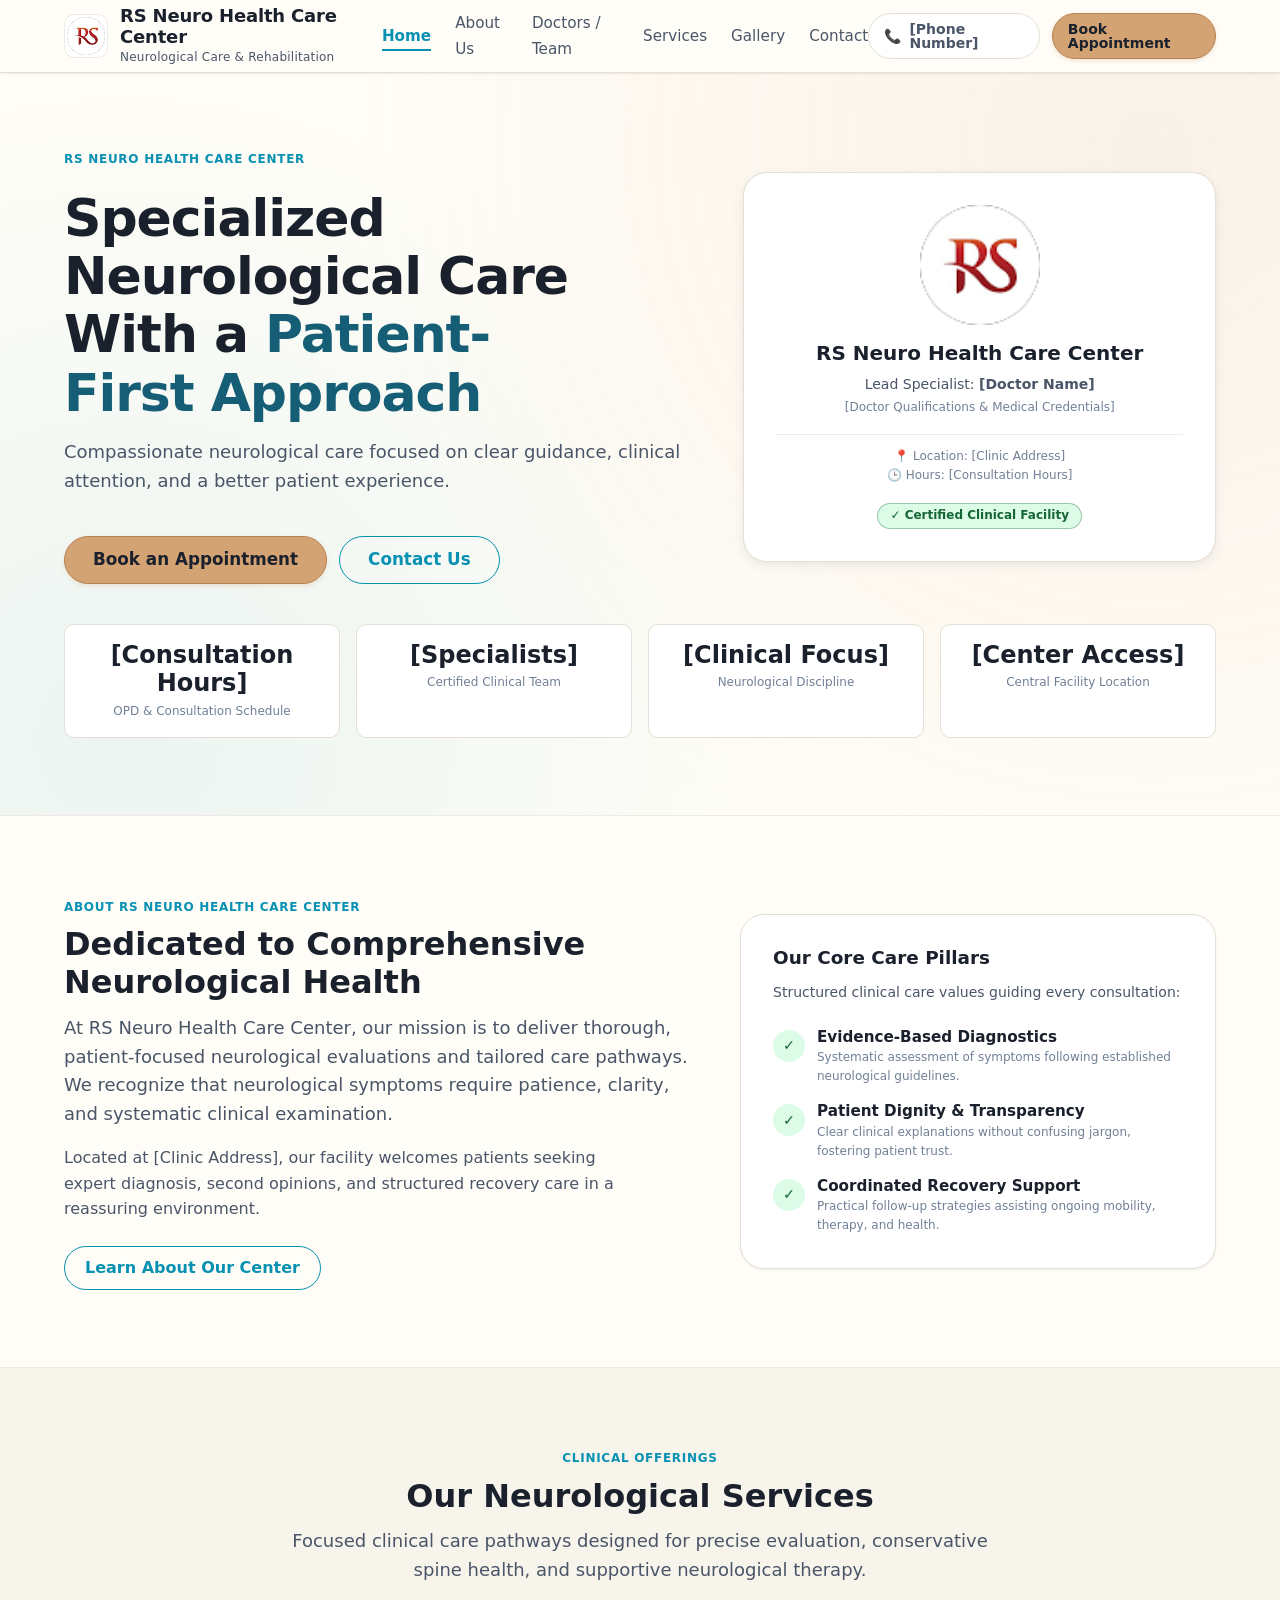
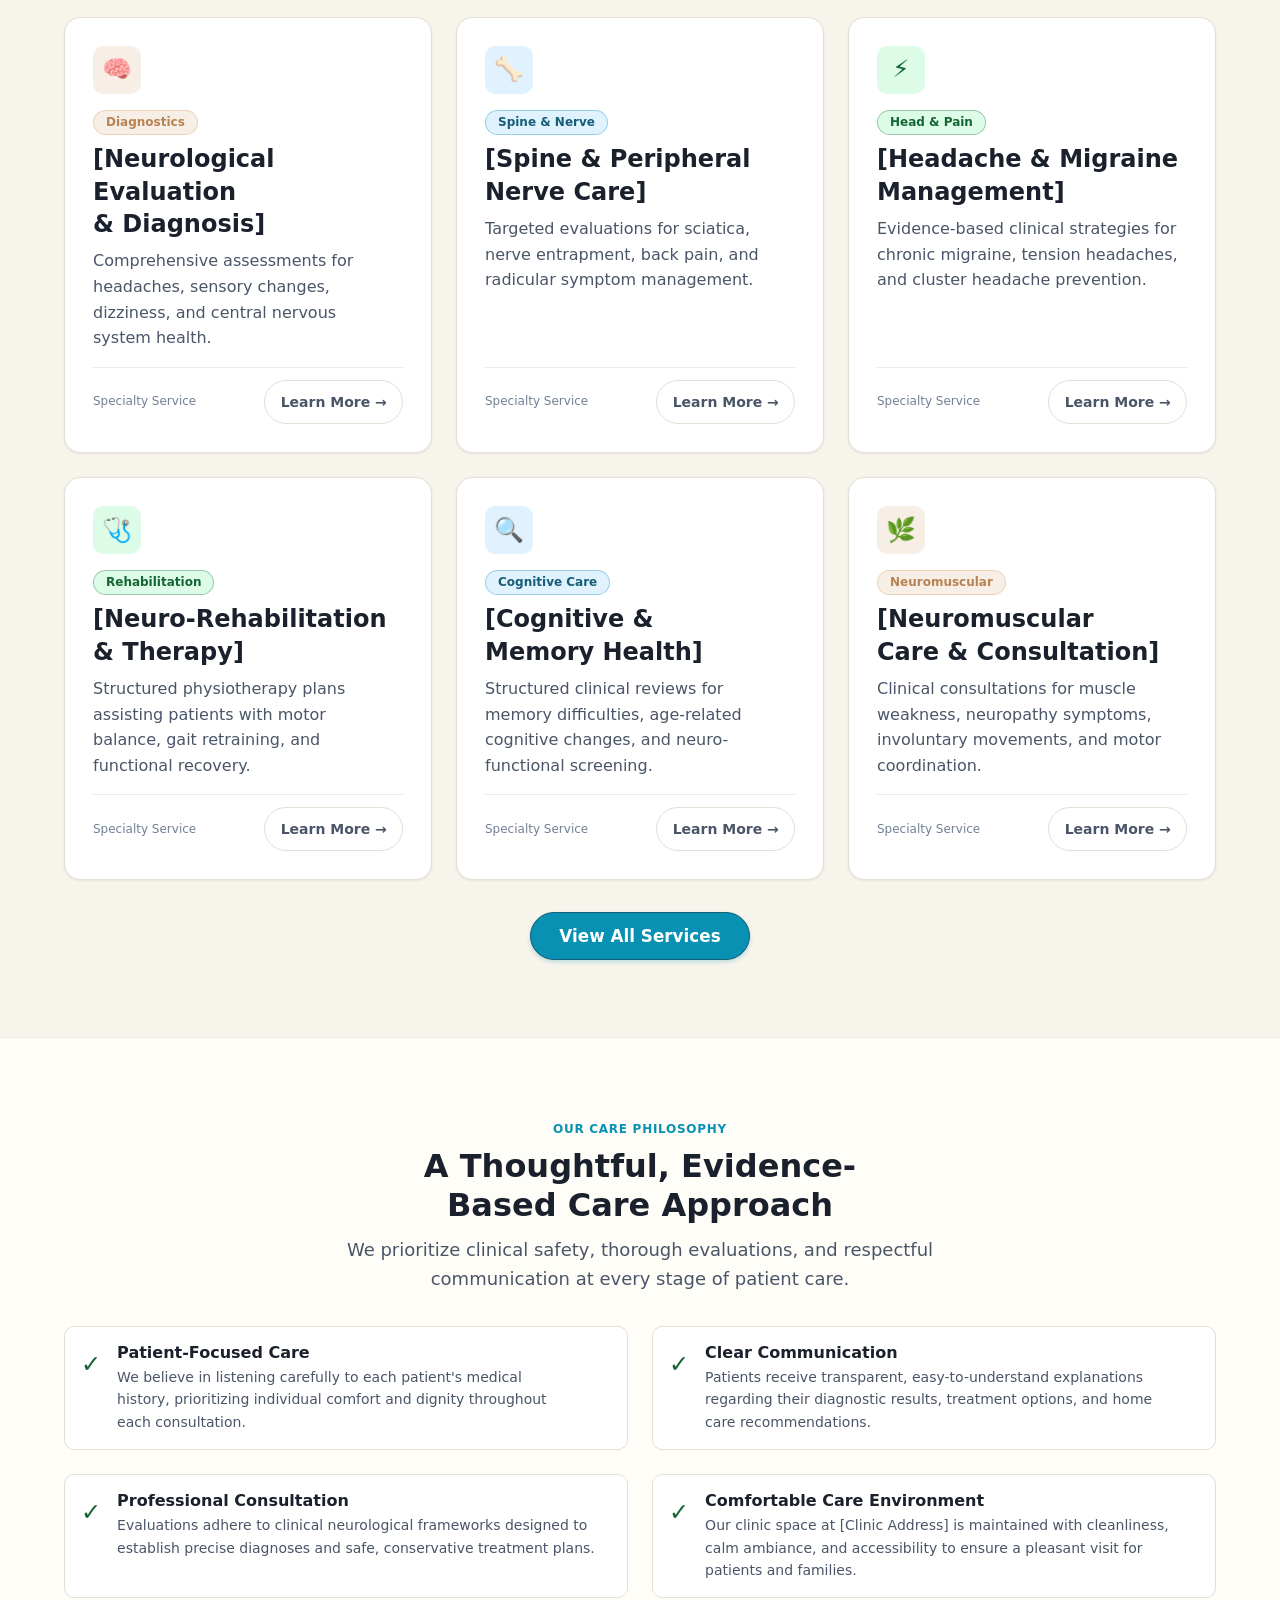
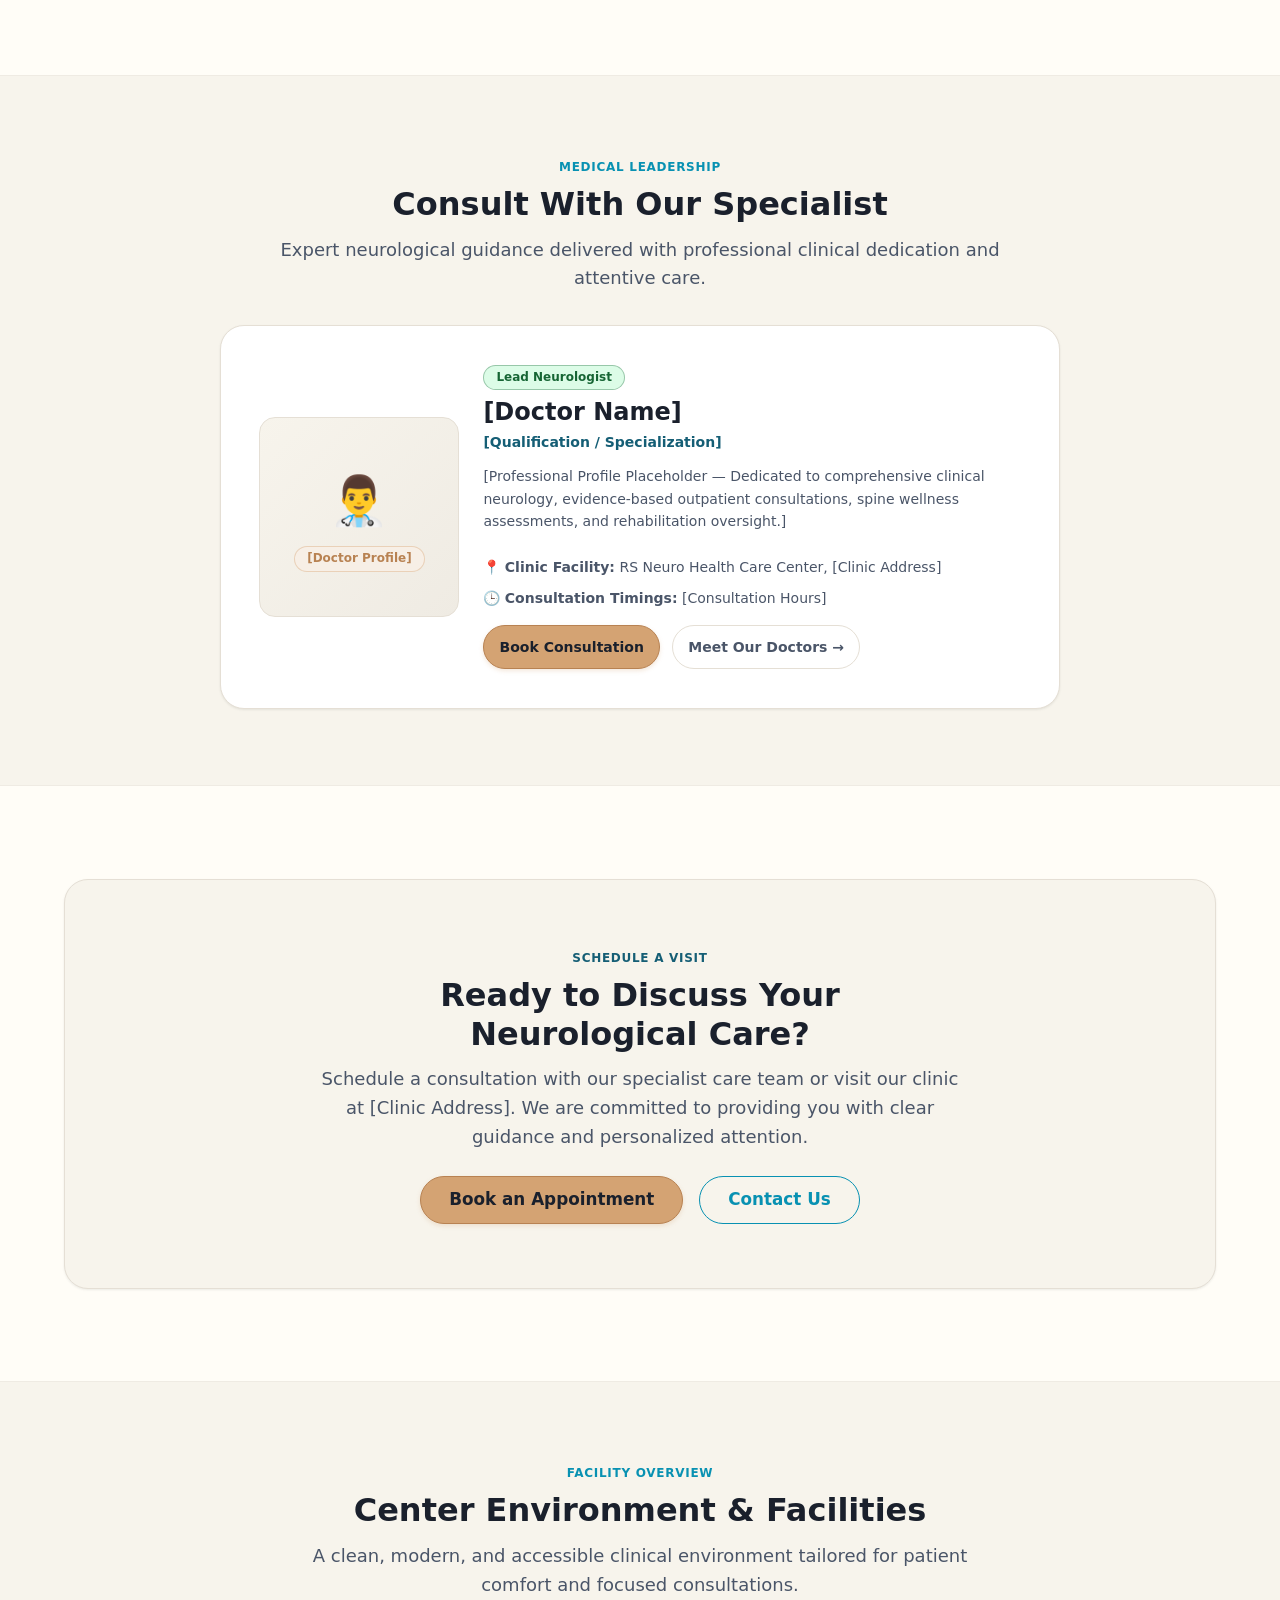
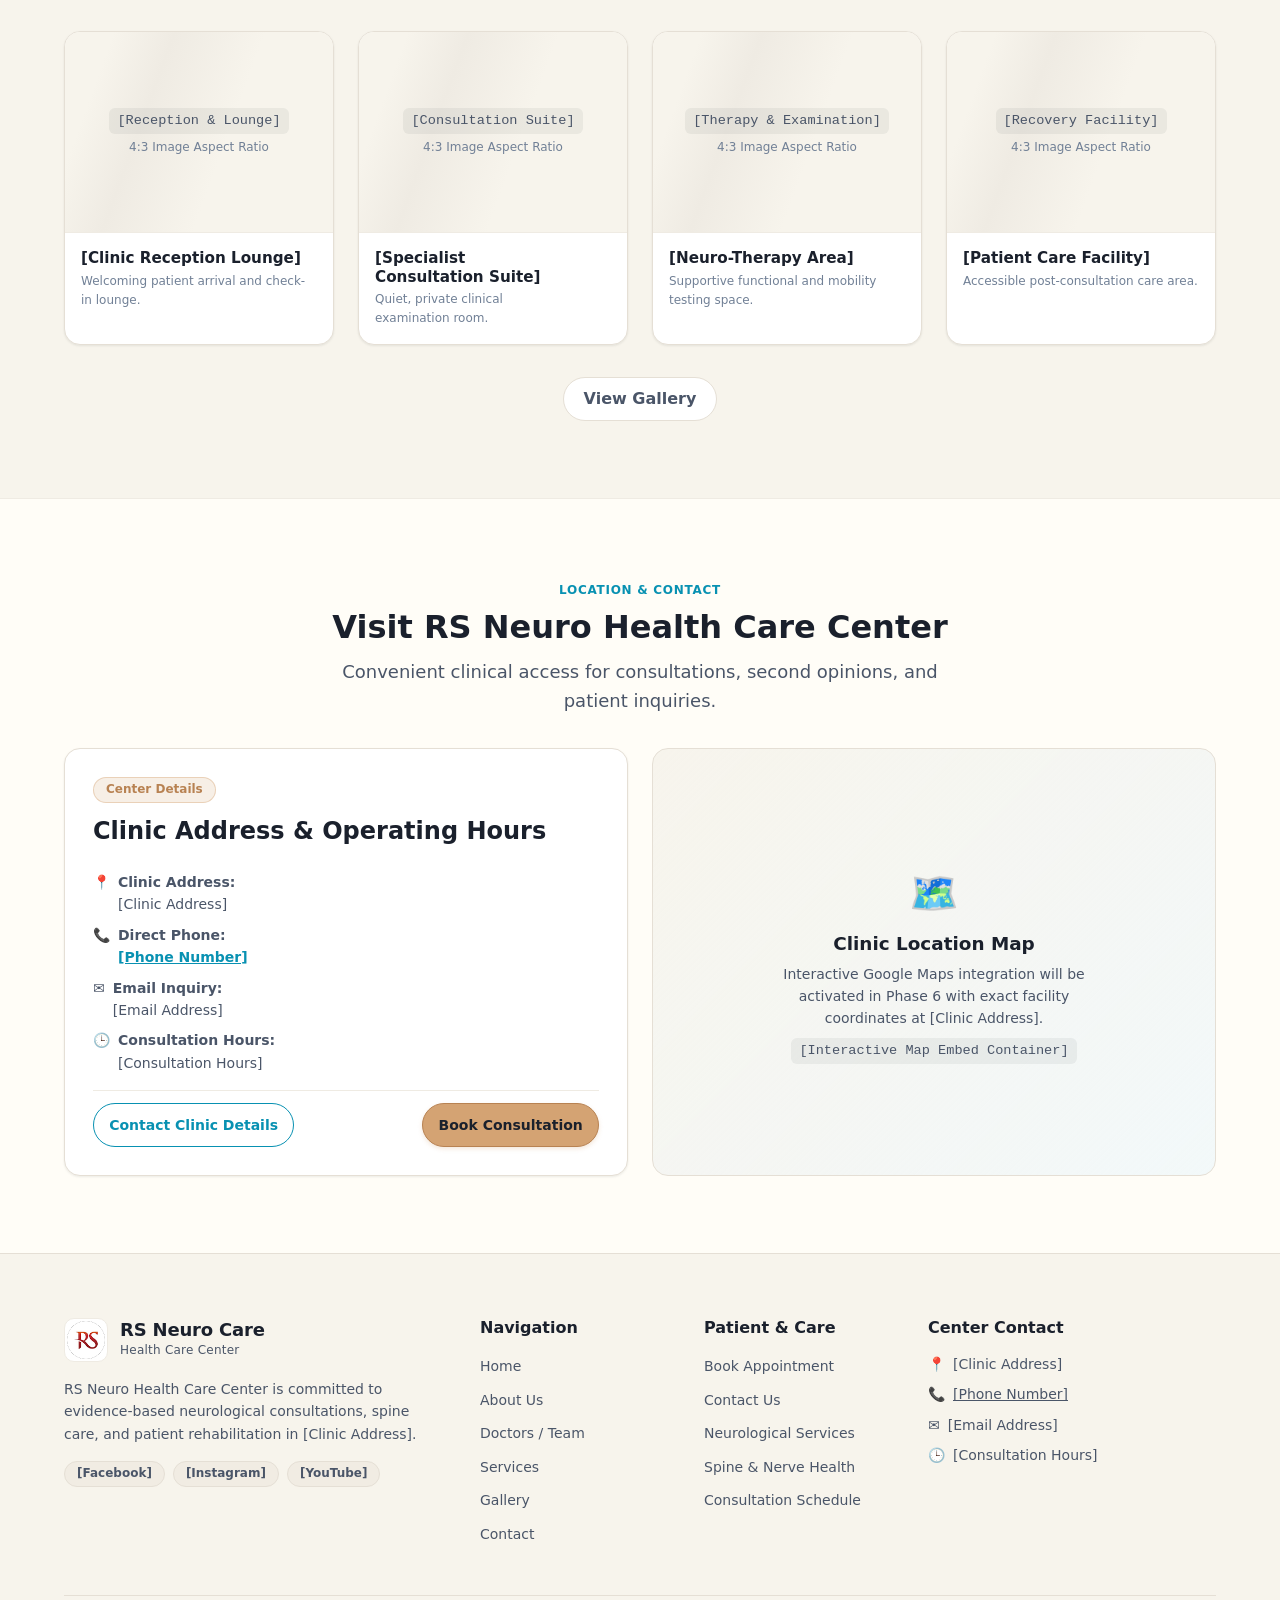
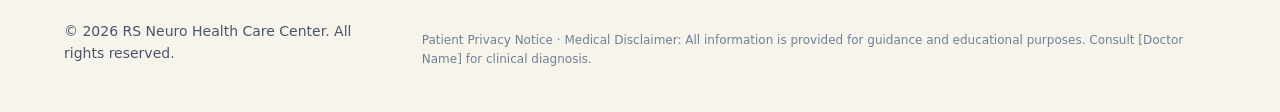
<file: index.html>
<!DOCTYPE html>
<html lang="en">
<head>
  <meta charset="UTF-8">
  <meta name="viewport" content="width=device-width, initial-scale=1.0">
  <title>RS Neuro Health Care Center | Specialized Neurological Care</title>
  <meta name="description" content="RS Neuro Health Care Center provides specialized neurological care, spine wellness consultations, and patient-first rehabilitation in [Clinic Address]. Call [Phone Number].">
  <link rel="canonical" href="https://fs-groupz.github.io/RS-Neuro-Health-Care-Center/">
  <meta property="og:title" content="RS Neuro Health Care Center | Specialized Neurological Care">
  <meta property="og:description" content="Specialized neurological care, spine wellness, and patient-focused rehabilitation protocols.">
  <meta property="og:type" content="website">
  <meta property="og:url" content="https://fs-groupz.github.io/RS-Neuro-Health-Care-Center/">
  <meta property="og:image" content="https://fs-groupz.github.io/RS-Neuro-Health-Care-Center/rs-logo.png">
  <meta name="twitter:card" content="summary">
  <meta name="twitter:title" content="RS Neuro Health Care Center | Specialized Neurological Care">
  <meta name="twitter:description" content="Specialized neurological care, spine wellness, and patient-focused rehabilitation protocols.">
  <meta name="twitter:image" content="https://fs-groupz.github.io/RS-Neuro-Health-Care-Center/rs-logo.png">
  <link rel="icon" type="image/png" href="rs-logo.png">
  <link rel="stylesheet" href="css/style.css">
  <script type="application/ld+json">
  {
    "@context": "https://schema.org",
    "@type": "MedicalClinic",
    "name": "RS Neuro Health Care Center",
    "description": "Specialized neurological evaluation, spine wellness consultations, and patient rehabilitation in [Clinic Address].",
    "url": "https://fs-groupz.github.io/RS-Neuro-Health-Care-Center/",
    "logo": "https://fs-groupz.github.io/RS-Neuro-Health-Care-Center/rs-logo.png",
    "medicalSpecialty": ["Neurology", "NeuroRehabilitation"]
  }
  </script>
</head>
<body>
  <!-- Accessible Skip Link -->
  <a href="#main-content" class="skip-link">Skip to main content</a>

  <!-- Global Header -->
  <header class="header">
    <div class="container nav-container">
      <!-- Left: Logo & Branding -->
      <a href="index.html" class="brand" aria-label="RS Neuro Health Care Center Home">
        <img src="rs-logo.png" alt="RS Neuro Health Care Center Logo" class="brand-logo" width="44" height="44">
        <div class="brand-info">
          <span class="brand-title">RS Neuro Health Care Center</span>
          <span class="brand-subtitle">Neurological Care & Rehabilitation</span>
        </div>
      </a>

      <!-- Center: Global Navigation -->
      <nav aria-label="Main Navigation">
        <ul class="nav-menu">
          <li><a href="index.html" class="nav-link active" aria-current="page">Home</a></li>
          <li><a href="about.html" class="nav-link">About Us</a></li>
          <li><a href="doctors.html" class="nav-link">Doctors / Team</a></li>
          <li><a href="services.html" class="nav-link">Services</a></li>
          <li><a href="gallery.html" class="nav-link">Gallery</a></li>
          <li><a href="contact.html" class="nav-link">Contact</a></li>
        </ul>
      </nav>

      <!-- Right: Action CTAs -->
      <div class="nav-actions">
        <a href="tel:[Phone Number]" class="btn btn-subtle btn-sm" aria-label="Call clinic at placeholder phone number">
          <span>📞</span> [Phone Number]
        </a>
        <a href="appointment.html" class="btn btn-primary btn-sm">
          Book Appointment
        </a>
      </div>

      <!-- Mobile Navigation Hamburger Toggle -->
      <button type="button" class="nav-toggle" id="navToggle" aria-label="Toggle navigation menu" aria-expanded="false" aria-controls="mobileDrawer">
        <span class="nav-toggle-bar"></span>
        <span class="nav-toggle-bar"></span>
        <span class="nav-toggle-bar"></span>
      </button>
    </div>

    <!-- Mobile Navigation Drawer -->
    <div class="mobile-drawer" id="mobileDrawer" aria-hidden="true">
      <ul class="mobile-nav-list">
        <li><a href="index.html" class="mobile-nav-link active" aria-current="page">Home</a></li>
        <li><a href="about.html" class="mobile-nav-link">About Us</a></li>
        <li><a href="doctors.html" class="mobile-nav-link">Doctors / Team</a></li>
        <li><a href="services.html" class="mobile-nav-link">Services</a></li>
        <li><a href="gallery.html" class="mobile-nav-link">Gallery</a></li>
        <li><a href="contact.html" class="mobile-nav-link">Contact</a></li>
      </ul>
      <div class="mobile-drawer-actions">
        <a href="appointment.html" class="btn btn-primary" style="width: 100%;">Book Appointment</a>
        <a href="tel:[Phone Number]" class="btn btn-outline" style="width: 100%;">📞 Call: [Phone Number]</a>
      </div>
    </div>
  </header>

  <!-- Main Content Landmark -->
  <main id="main-content">
    <!-- SECTION 1 — HERO -->
    <section class="hero" aria-labelledby="hero-heading">
      <div class="container">
        <div class="hero-grid">
          <div class="hero-content">
            <span class="section-tag">RS Neuro Health Care Center</span>
            <h1 id="hero-heading" class="hero-display-title">
              Specialized Neurological Care With a <span class="text-accent">Patient-First Approach</span>
            </h1>
            <p class="text-lead">
              Compassionate neurological care focused on clear guidance, clinical attention, and a better patient experience.
            </p>
            <div class="hero-actions">
              <a href="appointment.html" class="btn btn-primary btn-lg">Book an Appointment</a>
              <a href="contact.html" class="btn btn-outline btn-lg">Contact Us</a>
            </div>
          </div>

          <!-- Hero Visual: Structured Medical Presentation -->
          <div class="hero-card">
            <img src="rs-logo.png" alt="RS Neuro Health Care Center Clinical Emblem" class="hero-logo-img" width="120" height="120">
            <h2 style="font-size: 1.25rem; margin-bottom: var(--space-2);">RS Neuro Health Care Center</h2>
            <p class="text-sm" style="margin-bottom: var(--space-4);">
              Lead Specialist: <strong>[Doctor Name]</strong><br>
              <span class="text-caption">[Doctor Qualifications & Medical Credentials]</span>
            </p>
            <div class="divider divider-subtle" style="margin-block: var(--space-3);"></div>
            <p class="text-caption">
              📍 Location: [Clinic Address]<br>
              🕒 Hours: [Consultation Hours]
            </p>
            <div style="margin-top: var(--space-4);">
              <span class="badge badge-forest">✓ Certified Clinical Facility</span>
            </div>
          </div>
        </div>

        <!-- Metric Anchors / Trust Strip -->
        <div class="metrics-strip">
          <div class="metric-box">
            <div class="metric-val">[Consultation Hours]</div>
            <div class="metric-label">OPD & Consultation Schedule</div>
          </div>
          <div class="metric-box">
            <div class="metric-val">[Specialists]</div>
            <div class="metric-label">Certified Clinical Team</div>
          </div>
          <div class="metric-box">
            <div class="metric-val">[Clinical Focus]</div>
            <div class="metric-label">Neurological Discipline</div>
          </div>
          <div class="metric-box">
            <div class="metric-val">[Center Access]</div>
            <div class="metric-label">Central Facility Location</div>
          </div>
        </div>
      </div>
    </section>

    <!-- SECTION 2 — TRUST / INTRODUCTION SECTION -->
    <section class="section" aria-labelledby="intro-heading">
      <div class="container">
        <div class="intro-grid">
          <div>
            <span class="section-tag">About RS Neuro Health Care Center</span>
            <h2 id="intro-heading" class="section-title">Dedicated to Comprehensive Neurological Health</h2>
            <p class="text-lead" style="margin-bottom: var(--space-4);">
              At RS Neuro Health Care Center, our mission is to deliver thorough, patient-focused neurological evaluations and tailored care pathways. We recognize that neurological symptoms require patience, clarity, and systematic clinical examination.
            </p>
            <p>
              Located at [Clinic Address], our facility welcomes patients seeking expert diagnosis, second opinions, and structured recovery care in a reassuring environment.
            </p>
            <div style="margin-top: var(--space-6);">
              <a href="about.html" class="btn btn-outline">Learn About Our Center</a>
            </div>
          </div>

          <div class="intro-card">
            <h3 style="font-size: 1.15rem; margin-bottom: var(--space-3); color: var(--color-text-primary);">Our Core Care Pillars</h3>
            <p class="text-sm">Structured clinical care values guiding every consultation:</p>
            <div class="intro-pillar-list">
              <div class="intro-pillar-item">
                <span class="intro-pillar-icon">✓</span>
                <div>
                  <h4 style="font-size: 0.95rem; margin-bottom: 2px;">Evidence-Based Diagnostics</h4>
                  <p class="text-caption">Systematic assessment of symptoms following established neurological guidelines.</p>
                </div>
              </div>
              <div class="intro-pillar-item">
                <span class="intro-pillar-icon">✓</span>
                <div>
                  <h4 style="font-size: 0.95rem; margin-bottom: 2px;">Patient Dignity & Transparency</h4>
                  <p class="text-caption">Clear clinical explanations without confusing jargon, fostering patient trust.</p>
                </div>
              </div>
              <div class="intro-pillar-item">
                <span class="intro-pillar-icon">✓</span>
                <div>
                  <h4 style="font-size: 0.95rem; margin-bottom: 2px;">Coordinated Recovery Support</h4>
                  <p class="text-caption">Practical follow-up strategies assisting ongoing mobility, therapy, and health.</p>
                </div>
              </div>
            </div>
          </div>
        </div>
      </div>
    </section>

    <!-- SECTION 3 — SERVICES PREVIEW -->
    <section class="section section-alt" aria-labelledby="services-heading">
      <div class="container">
        <div class="section-header section-header-center">
          <span class="section-tag">Clinical Offerings</span>
          <h2 id="services-heading" class="section-title">Our Neurological Services</h2>
          <p class="section-desc">
            Focused clinical care pathways designed for precise evaluation, conservative spine health, and supportive neurological therapy.
          </p>
        </div>

        <div class="grid grid-3">
          <!-- Service Card 1 -->
          <article class="card">
            <div class="card-icon">🧠</div>
            <span class="badge badge-sand" style="margin-bottom: var(--space-2);">Diagnostics</span>
            <h3 class="card-title">[Neurological Evaluation & Diagnosis]</h3>
            <p class="card-body">
              Comprehensive assessments for headaches, sensory changes, dizziness, and central nervous system health.
            </p>
            <div class="card-footer">
              <span class="text-caption">Specialty Service</span>
              <a href="services.html" class="btn btn-subtle btn-sm">Learn More →</a>
            </div>
          </article>

          <!-- Service Card 2 -->
          <article class="card">
            <div class="card-icon card-icon-ocean">🦴</div>
            <span class="badge badge-ocean" style="margin-bottom: var(--space-2);">Spine & Nerve</span>
            <h3 class="card-title">[Spine & Peripheral Nerve Care]</h3>
            <p class="card-body">
              Targeted evaluations for sciatica, nerve entrapment, back pain, and radicular symptom management.
            </p>
            <div class="card-footer">
              <span class="text-caption">Specialty Service</span>
              <a href="services.html" class="btn btn-subtle btn-sm">Learn More →</a>
            </div>
          </article>

          <!-- Service Card 3 -->
          <article class="card">
            <div class="card-icon card-icon-forest">⚡</div>
            <span class="badge badge-forest" style="margin-bottom: var(--space-2);">Head & Pain</span>
            <h3 class="card-title">[Headache & Migraine Management]</h3>
            <p class="card-body">
              Evidence-based clinical strategies for chronic migraine, tension headaches, and cluster headache prevention.
            </p>
            <div class="card-footer">
              <span class="text-caption">Specialty Service</span>
              <a href="services.html" class="btn btn-subtle btn-sm">Learn More →</a>
            </div>
          </article>

          <!-- Service Card 4 -->
          <article class="card">
            <div class="card-icon card-icon-forest">🩺</div>
            <span class="badge badge-forest" style="margin-bottom: var(--space-2);">Rehabilitation</span>
            <h3 class="card-title">[Neuro-Rehabilitation & Therapy]</h3>
            <p class="card-body">
              Structured physiotherapy plans assisting patients with motor balance, gait retraining, and functional recovery.
            </p>
            <div class="card-footer">
              <span class="text-caption">Specialty Service</span>
              <a href="services.html" class="btn btn-subtle btn-sm">Learn More →</a>
            </div>
          </article>

          <!-- Service Card 5 -->
          <article class="card">
            <div class="card-icon card-icon-ocean">🔍</div>
            <span class="badge badge-ocean" style="margin-bottom: var(--space-2);">Cognitive Care</span>
            <h3 class="card-title">[Cognitive & Memory Health]</h3>
            <p class="card-body">
              Structured clinical reviews for memory difficulties, age-related cognitive changes, and neuro-functional screening.
            </p>
            <div class="card-footer">
              <span class="text-caption">Specialty Service</span>
              <a href="services.html" class="btn btn-subtle btn-sm">Learn More →</a>
            </div>
          </article>

          <!-- Service Card 6 -->
          <article class="card">
            <div class="card-icon">🌿</div>
            <span class="badge badge-sand" style="margin-bottom: var(--space-2);">Neuromuscular</span>
            <h3 class="card-title">[Neuromuscular Care & Consultation]</h3>
            <p class="card-body">
              Clinical consultations for muscle weakness, neuropathy symptoms, involuntary movements, and motor coordination.
            </p>
            <div class="card-footer">
              <span class="text-caption">Specialty Service</span>
              <a href="services.html" class="btn btn-subtle btn-sm">Learn More →</a>
            </div>
          </article>
        </div>

        <div class="section-cta-wrapper">
          <a href="services.html" class="btn btn-secondary btn-lg">View All Services</a>
        </div>
      </div>
    </section>

    <!-- SECTION 4 — WHY CHOOSE US / CARE APPROACH -->
    <section class="section" aria-labelledby="approach-heading">
      <div class="container">
        <div class="section-header section-header-center">
          <span class="section-tag">Our Care Philosophy</span>
          <h2 id="approach-heading" class="section-title">A Thoughtful, Evidence-Based Care Approach</h2>
          <p class="section-desc">
            We prioritize clinical safety, thorough evaluations, and respectful communication at every stage of patient care.
          </p>
        </div>

        <div class="grid grid-2">
          <div class="trust-item">
            <div class="trust-item-icon">✓</div>
            <div>
              <h3 class="trust-item-title">Patient-Focused Care</h3>
              <p class="trust-item-desc">
                We believe in listening carefully to each patient's medical history, prioritizing individual comfort and dignity throughout each consultation.
              </p>
            </div>
          </div>

          <div class="trust-item">
            <div class="trust-item-icon">✓</div>
            <div>
              <h3 class="trust-item-title">Clear Communication</h3>
              <p class="trust-item-desc">
                Patients receive transparent, easy-to-understand explanations regarding their diagnostic results, treatment options, and home care recommendations.
              </p>
            </div>
          </div>

          <div class="trust-item">
            <div class="trust-item-icon">✓</div>
            <div>
              <h3 class="trust-item-title">Professional Consultation</h3>
              <p class="trust-item-desc">
                Evaluations adhere to clinical neurological frameworks designed to establish precise diagnoses and safe, conservative treatment plans.
              </p>
            </div>
          </div>

          <div class="trust-item">
            <div class="trust-item-icon">✓</div>
            <div>
              <h3 class="trust-item-title">Comfortable Care Environment</h3>
              <p class="trust-item-desc">
                Our clinic space at [Clinic Address] is maintained with cleanliness, calm ambiance, and accessibility to ensure a pleasant visit for patients and families.
              </p>
            </div>
          </div>
        </div>
      </div>
    </section>

    <!-- SECTION 5 — DOCTOR / TEAM PREVIEW -->
    <section class="section section-alt" aria-labelledby="doctors-heading">
      <div class="container">
        <div class="section-header section-header-center">
          <span class="section-tag">Medical Leadership</span>
          <h2 id="doctors-heading" class="section-title">Consult With Our Specialist</h2>
          <p class="section-desc">
            Expert neurological guidance delivered with professional clinical dedication and attentive care.
          </p>
        </div>

        <div class="doctor-card">
          <div class="doctor-avatar-wrapper">
            <div class="doctor-avatar-icon">👨‍⚕️</div>
            <span class="badge badge-sand">[Doctor Profile]</span>
          </div>
          <div class="doctor-info">
            <span class="badge badge-forest" style="margin-bottom: var(--space-2);">Lead Neurologist</span>
            <h3 style="font-size: 1.5rem; margin-bottom: var(--space-1);">[Doctor Name]</h3>
            <p class="text-sm" style="color: var(--color-ocean-dark); font-weight: 600; margin-bottom: var(--space-3);">
              [Qualification / Specialization]
            </p>
            <p class="text-sm" style="margin-bottom: var(--space-3);">
              [Professional Profile Placeholder — Dedicated to comprehensive clinical neurology, evidence-based outpatient consultations, spine wellness assessments, and rehabilitation oversight.]
            </p>
            <div class="doctor-meta-list">
              <div>📍 <strong>Clinic Facility:</strong> RS Neuro Health Care Center, [Clinic Address]</div>
              <div>🕒 <strong>Consultation Timings:</strong> [Consultation Hours]</div>
            </div>
            <div style="display: flex; gap: var(--space-3); flex-wrap: wrap;">
              <a href="appointment.html" class="btn btn-primary btn-sm">Book Consultation</a>
              <a href="doctors.html" class="btn btn-subtle btn-sm">Meet Our Doctors →</a>
            </div>
          </div>
        </div>
      </div>
    </section>

    <!-- SECTION 6 — APPOINTMENT CTA (CONVERSION SECTION) -->
    <section class="section" aria-labelledby="cta-heading">
      <div class="container">
        <div class="cta-section">
          <div class="cta-content">
            <span class="section-tag" style="color: var(--color-ocean-dark);">Schedule a Visit</span>
            <h2 id="cta-heading" class="cta-title">Ready to Discuss Your Neurological Care?</h2>
            <p class="cta-desc">
              Schedule a consultation with our specialist care team or visit our clinic at [Clinic Address]. We are committed to providing you with clear guidance and personalized attention.
            </p>
            <div class="cta-actions">
              <a href="appointment.html" class="btn btn-primary btn-lg">Book an Appointment</a>
              <a href="contact.html" class="btn btn-outline btn-lg">Contact Us</a>
            </div>
          </div>
        </div>
      </div>
    </section>

    <!-- SECTION 7 — GALLERY PREVIEW -->
    <section class="section section-alt" aria-labelledby="gallery-heading">
      <div class="container">
        <div class="section-header section-header-center">
          <span class="section-tag">Facility Overview</span>
          <h2 id="gallery-heading" class="section-title">Center Environment & Facilities</h2>
          <p class="section-desc">
            A clean, modern, and accessible clinical environment tailored for patient comfort and focused consultations.
          </p>
        </div>

        <div class="gallery-grid">
          <!-- Gallery Item 1 -->
          <div class="gallery-card">
            <div class="gallery-card-thumb">
              <span class="placeholder-tag">[Reception & Lounge]</span>
              <span class="text-caption" style="margin-top: 4px;">4:3 Image Aspect Ratio</span>
            </div>
            <div class="gallery-card-content">
              <h3 class="gallery-card-title">[Clinic Reception Lounge]</h3>
              <p class="gallery-card-desc">Welcoming patient arrival and check-in lounge.</p>
            </div>
          </div>

          <!-- Gallery Item 2 -->
          <div class="gallery-card">
            <div class="gallery-card-thumb">
              <span class="placeholder-tag">[Consultation Suite]</span>
              <span class="text-caption" style="margin-top: 4px;">4:3 Image Aspect Ratio</span>
            </div>
            <div class="gallery-card-content">
              <h3 class="gallery-card-title">[Specialist Consultation Suite]</h3>
              <p class="gallery-card-desc">Quiet, private clinical examination room.</p>
            </div>
          </div>

          <!-- Gallery Item 3 -->
          <div class="gallery-card">
            <div class="gallery-card-thumb">
              <span class="placeholder-tag">[Therapy & Examination]</span>
              <span class="text-caption" style="margin-top: 4px;">4:3 Image Aspect Ratio</span>
            </div>
            <div class="gallery-card-content">
              <h3 class="gallery-card-title">[Neuro-Therapy Area]</h3>
              <p class="gallery-card-desc">Supportive functional and mobility testing space.</p>
            </div>
          </div>

          <!-- Gallery Item 4 -->
          <div class="gallery-card">
            <div class="gallery-card-thumb">
              <span class="placeholder-tag">[Recovery Facility]</span>
              <span class="text-caption" style="margin-top: 4px;">4:3 Image Aspect Ratio</span>
            </div>
            <div class="gallery-card-content">
              <h3 class="gallery-card-title">[Patient Care Facility]</h3>
              <p class="gallery-card-desc">Accessible post-consultation care area.</p>
            </div>
          </div>
        </div>

        <div class="section-cta-wrapper">
          <a href="gallery.html" class="btn btn-subtle">View Gallery</a>
        </div>
      </div>
    </section>

    <!-- SECTION 8 — CONTACT PREVIEW -->
    <section class="section" aria-labelledby="contact-heading">
      <div class="container">
        <div class="section-header section-header-center">
          <span class="section-tag">Location & Contact</span>
          <h2 id="contact-heading" class="section-title">Visit RS Neuro Health Care Center</h2>
          <p class="section-desc">
            Convenient clinical access for consultations, second opinions, and patient inquiries.
          </p>
        </div>

        <div class="grid grid-2">
          <!-- Left: Contact Information Card -->
          <div class="card">
            <span class="badge badge-sand" style="margin-bottom: var(--space-3);">Center Details</span>
            <h3 class="card-title">Clinic Address & Operating Hours</h3>
            <div class="footer-contact-list" style="margin-block: var(--space-4);">
              <div class="footer-contact-item">
                <span>📍</span>
                <div>
                  <strong>Clinic Address:</strong><br>
                  <span>[Clinic Address]</span>
                </div>
              </div>
              <div class="footer-contact-item">
                <span>📞</span>
                <div>
                  <strong>Direct Phone:</strong><br>
                  <a href="tel:[Phone Number]" style="color: var(--color-secondary); font-weight: 600;">[Phone Number]</a>
                </div>
              </div>
              <div class="footer-contact-item">
                <span>✉️</span>
                <div>
                  <strong>Email Inquiry:</strong><br>
                  <span>[Email Address]</span>
                </div>
              </div>
              <div class="footer-contact-item">
                <span>🕒</span>
                <div>
                  <strong>Consultation Hours:</strong><br>
                  <span>[Consultation Hours]</span>
                </div>
              </div>
            </div>
            <div class="card-footer" style="margin-top: auto;">
              <a href="contact.html" class="btn btn-outline btn-sm">Contact Clinic Details</a>
              <a href="appointment.html" class="btn btn-primary btn-sm">Book Consultation</a>
            </div>
          </div>

          <!-- Right: Map Integration Container Placeholder -->
          <div class="map-placeholder">
            <span style="font-size: 2.5rem;">🗺️</span>
            <h3 style="font-size: 1.15rem; margin: 0; color: var(--color-text-primary);">Clinic Location Map</h3>
            <p class="text-sm" style="max-width: 320px; margin: 0;">
              Interactive Google Maps integration will be activated in Phase 6 with exact facility coordinates at [Clinic Address].
            </p>
            <span class="placeholder-tag">[Interactive Map Embed Container]</span>
          </div>
        </div>
      </div>
    </section>
  </main>

  <!-- Global Footer -->
  <footer class="footer">
    <div class="container">
      <div class="footer-grid">
        <!-- Col 1: Brand & Description -->
        <div>
          <a href="index.html" class="brand" style="margin-bottom: var(--space-4);">
            <img src="rs-logo.png" alt="RS Neuro Health Care Center Logo" class="brand-logo" width="40" height="40">
            <div class="brand-info">
              <span class="brand-title">RS Neuro Care</span>
              <span class="brand-subtitle">Health Care Center</span>
            </div>
          </a>
          <p class="text-sm" style="margin-bottom: var(--space-4);">
            RS Neuro Health Care Center is committed to evidence-based neurological consultations, spine care, and patient rehabilitation in [Clinic Address].
          </p>
          <!-- Social Media Placeholders -->
          <div style="display: flex; gap: var(--space-2); flex-wrap: wrap;">
            <span class="badge badge-neutral" role="note" aria-label="Clinic Facebook: [Social Link Pending Configuration]">[Facebook]</span>
            <span class="badge badge-neutral" role="note" aria-label="Clinic Instagram: [Social Link Pending Configuration]">[Instagram]</span>
            <span class="badge badge-neutral" role="note" aria-label="Clinic YouTube: [Social Link Pending Configuration]">[YouTube]</span>
          </div>
        </div>

        <!-- Col 2: Navigation Links -->
        <div>
          <h4 class="footer-col-title">Navigation</h4>
          <ul class="footer-links">
            <li><a href="index.html">Home</a></li>
            <li><a href="about.html">About Us</a></li>
            <li><a href="doctors.html">Doctors / Team</a></li>
            <li><a href="services.html">Services</a></li>
            <li><a href="gallery.html">Gallery</a></li>
            <li><a href="contact.html">Contact</a></li>
          </ul>
        </div>

        <!-- Col 3: Patient & Appointment Links -->
        <div>
          <h4 class="footer-col-title">Patient & Care</h4>
          <ul class="footer-links">
            <li><a href="appointment.html">Book Appointment</a></li>
            <li><a href="contact.html">Contact Us</a></li>
            <li><a href="services.html">Neurological Services</a></li>
            <li><a href="services.html">Spine & Nerve Health</a></li>
            <li><a href="doctors.html">Consultation Schedule</a></li>
          </ul>
        </div>

        <!-- Col 4: Contact Details Placeholders -->
        <div>
          <h4 class="footer-col-title">Center Contact</h4>
          <div class="footer-contact-list">
            <div class="footer-contact-item">
              <span>📍</span>
              <span>[Clinic Address]</span>
            </div>
            <div class="footer-contact-item">
              <span>📞</span>
              <a href="tel:[Phone Number]" style="color: inherit; text-decoration: underline;">[Phone Number]</a>
            </div>
            <div class="footer-contact-item">
              <span>✉️</span>
              <span>[Email Address]</span>
            </div>
            <div class="footer-contact-item">
              <span>🕒</span>
              <span>[Consultation Hours]</span>
            </div>
          </div>
        </div>
      </div>

      <!-- Footer Bottom -->
      <div class="footer-bottom">
        <p>© <span id="currentYear">2025</span> RS Neuro Health Care Center. All rights reserved.</p>
        <p class="text-caption">
          Patient Privacy Notice · Medical Disclaimer: All information is provided for guidance and educational purposes. Consult [Doctor Name] for clinical diagnosis.
        </p>
      </div>
    </div>
  </footer>

  <script src="js/main.js"></script>
</body>
</html>
</file>
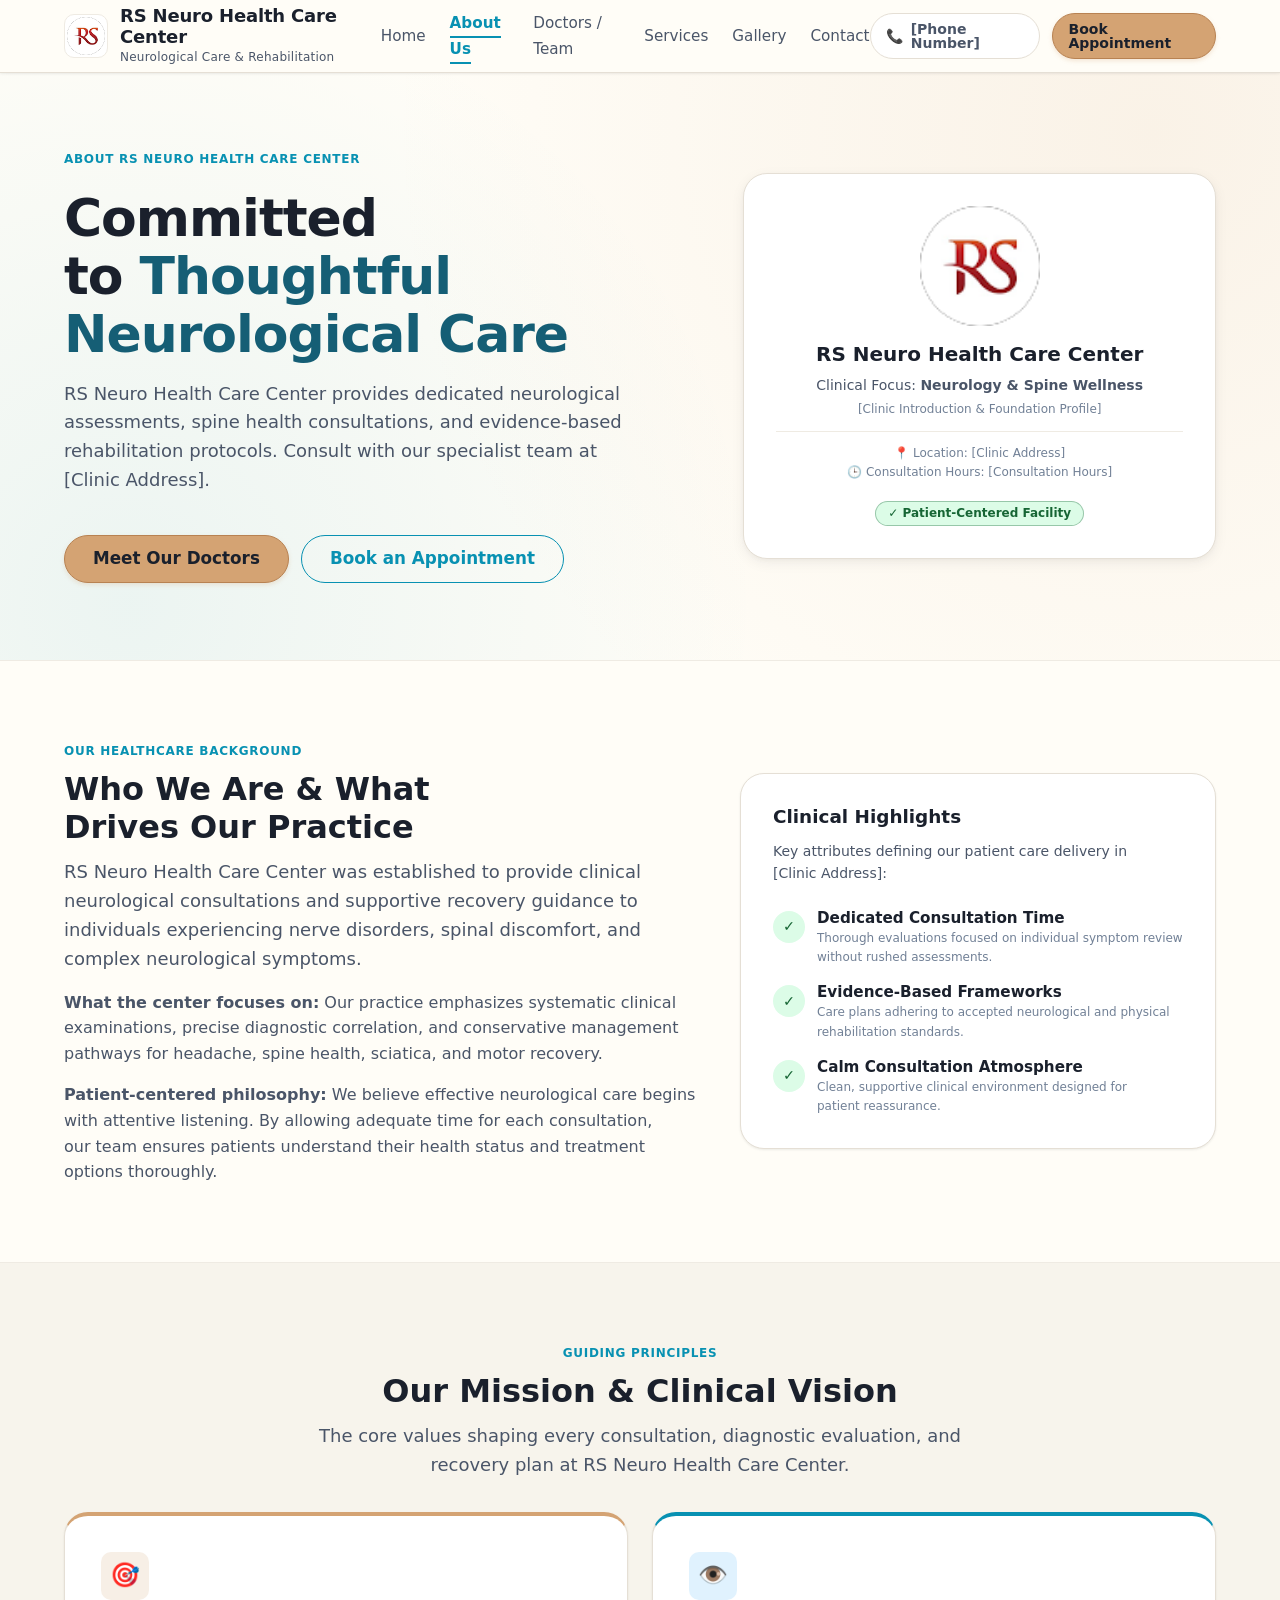
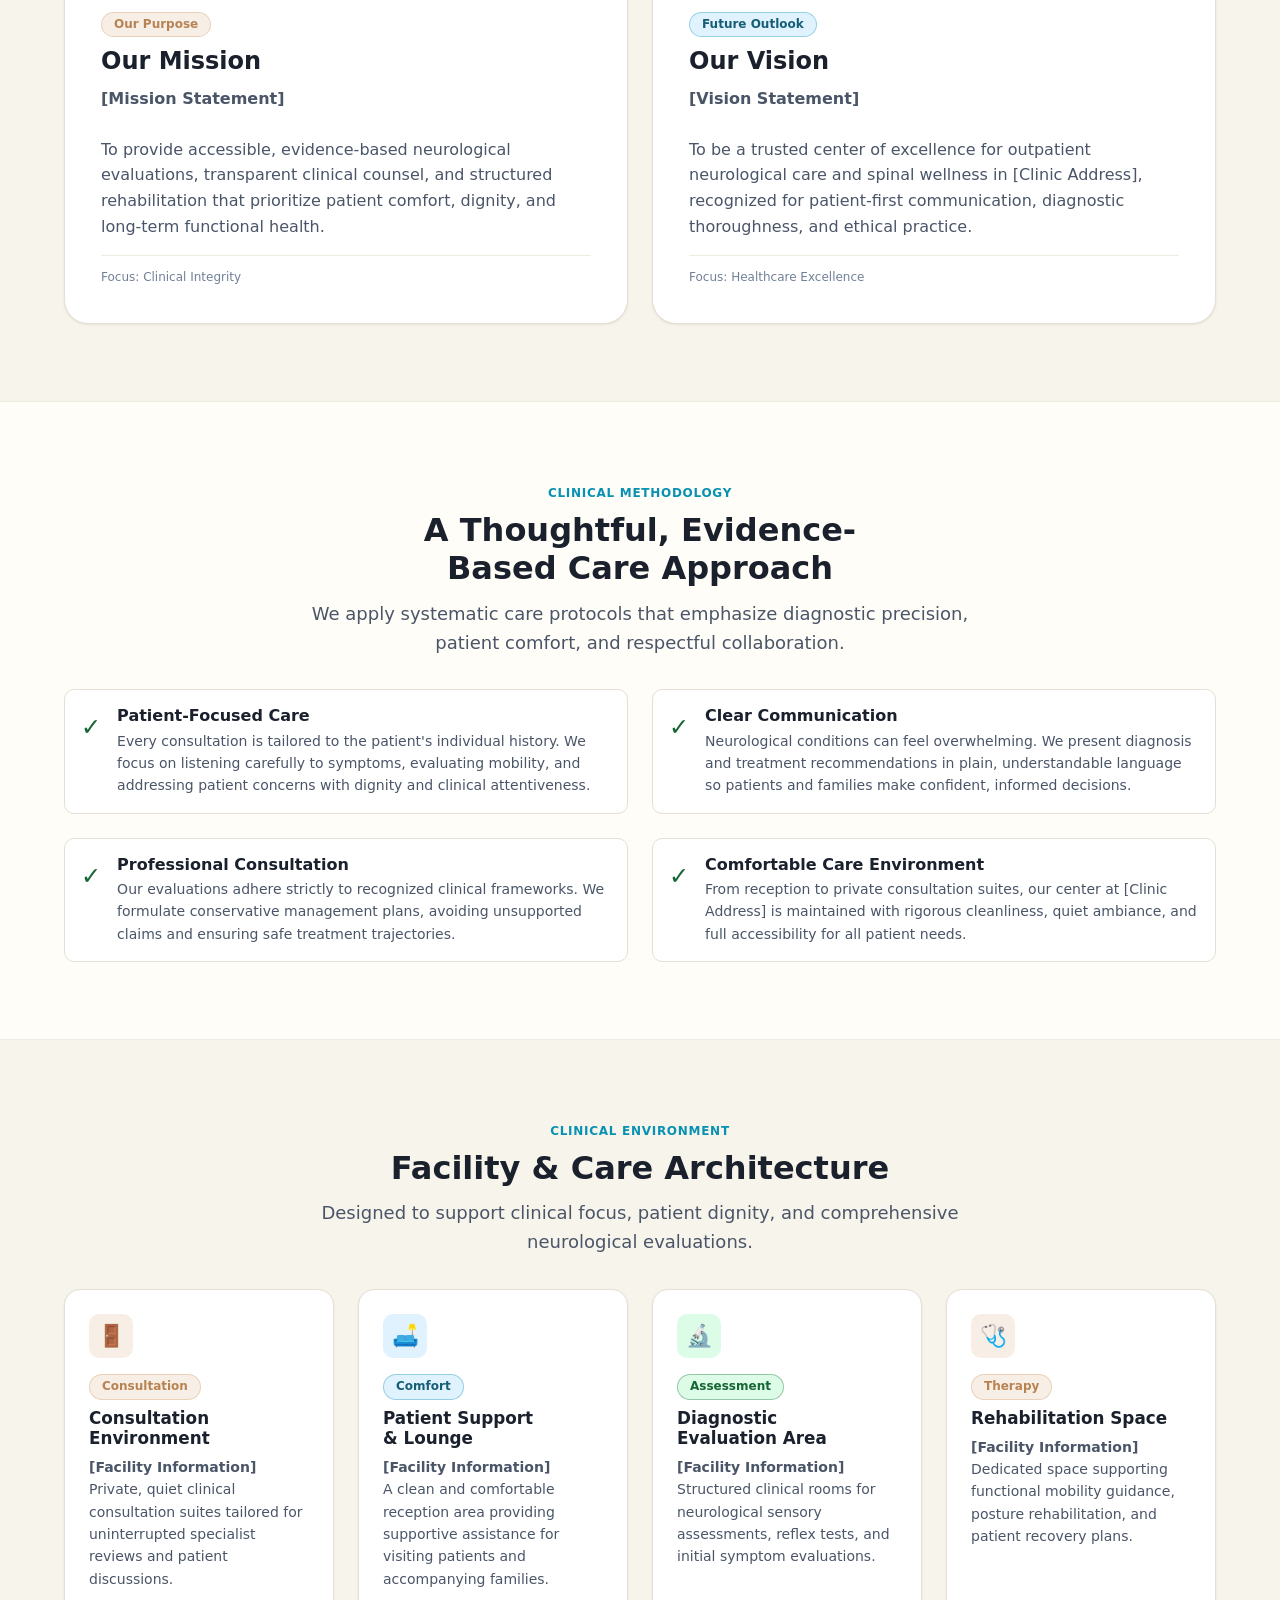
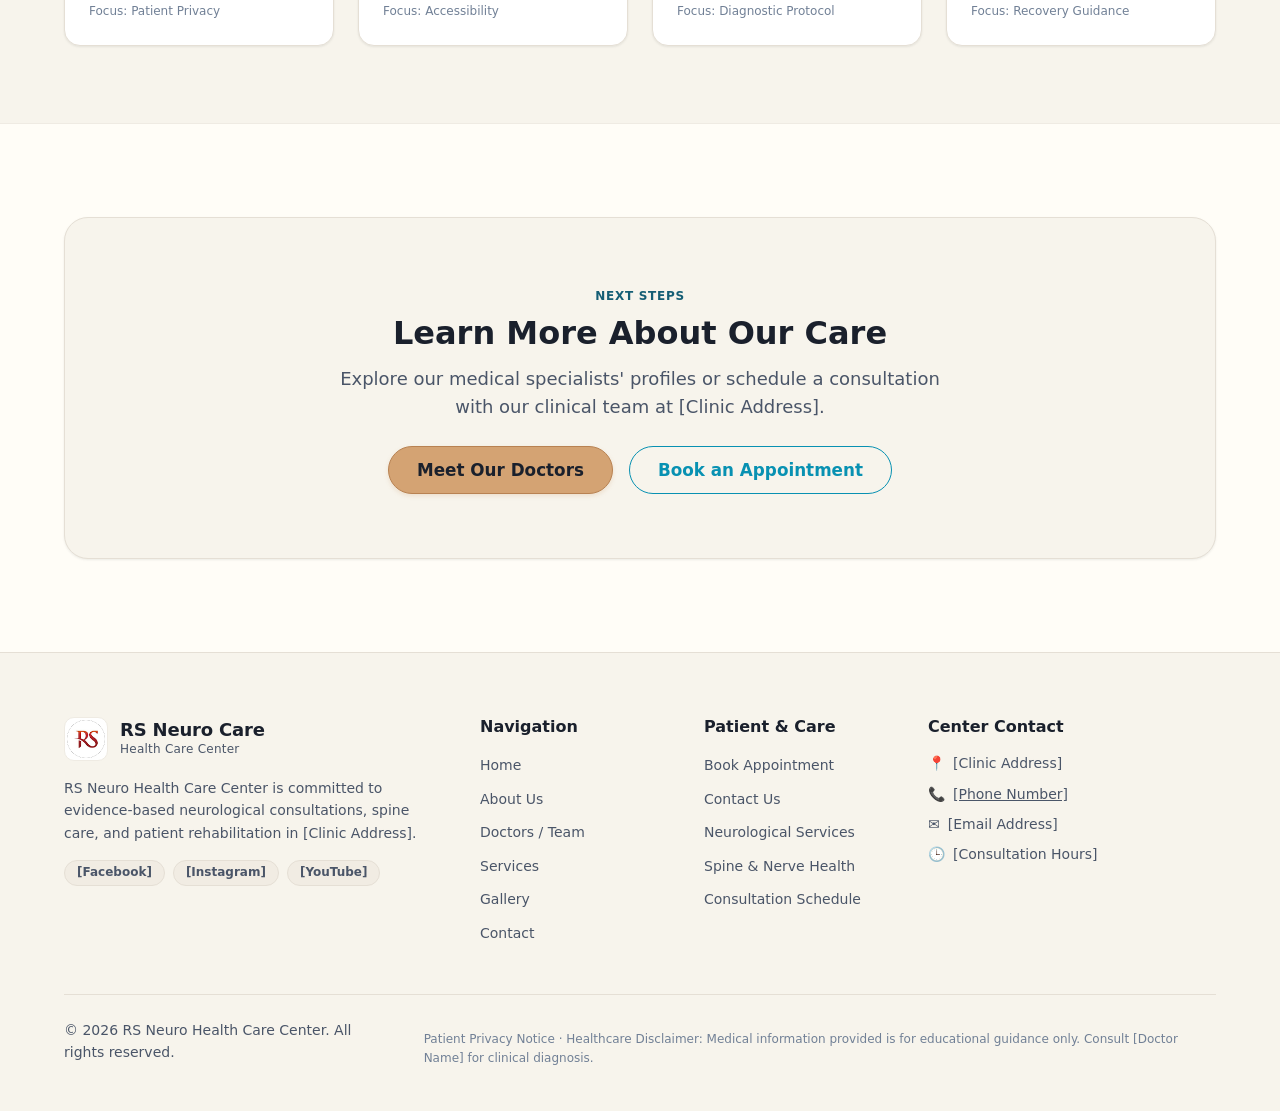
<file: about.html>
<!DOCTYPE html>
<html lang="en">
<head>
  <meta charset="UTF-8">
  <meta name="viewport" content="width=device-width, initial-scale=1.0">
  <title>About Us | RS Neuro Health Care Center</title>
  <meta name="description" content="Learn about RS Neuro Health Care Center, our clinical care philosophy, mission, and patient-centered neurological services in [Clinic Address].">
  <link rel="canonical" href="https://fs-groupz.github.io/RS-Neuro-Health-Care-Center/about.html">
  <meta property="og:title" content="About Us | RS Neuro Health Care Center">
  <meta property="og:description" content="Dedicated to thoughtful neurological care, diagnostic precision, and patient-first rehabilitation.">
  <meta property="og:type" content="website">
  <meta property="og:url" content="https://fs-groupz.github.io/RS-Neuro-Health-Care-Center/about.html">
  <meta property="og:image" content="https://fs-groupz.github.io/RS-Neuro-Health-Care-Center/rs-logo.png">
  <meta name="twitter:card" content="summary">
  <meta name="twitter:title" content="About Us | RS Neuro Health Care Center">
  <meta name="twitter:description" content="Dedicated to thoughtful neurological care, diagnostic precision, and patient-first rehabilitation.">
  <meta name="twitter:image" content="https://fs-groupz.github.io/RS-Neuro-Health-Care-Center/rs-logo.png">
  <link rel="icon" type="image/png" href="rs-logo.png">
  <link rel="stylesheet" href="css/style.css">
</head>
<body>
  <!-- Accessible Skip Link -->
  <a href="#main-content" class="skip-link">Skip to main content</a>

  <!-- Global Header -->
  <header class="header">
    <div class="container nav-container">
      <a href="index.html" class="brand" aria-label="RS Neuro Health Care Center Home">
        <img src="rs-logo.png" alt="RS Neuro Health Care Center Logo" class="brand-logo" width="44" height="44">
        <div class="brand-info">
          <span class="brand-title">RS Neuro Health Care Center</span>
          <span class="brand-subtitle">Neurological Care & Rehabilitation</span>
        </div>
      </a>

      <!-- Desktop Navigation -->
      <nav aria-label="Main Navigation">
        <ul class="nav-menu">
          <li><a href="index.html" class="nav-link">Home</a></li>
          <li><a href="about.html" class="nav-link active" aria-current="page">About Us</a></li>
          <li><a href="doctors.html" class="nav-link">Doctors / Team</a></li>
          <li><a href="services.html" class="nav-link">Services</a></li>
          <li><a href="gallery.html" class="nav-link">Gallery</a></li>
          <li><a href="contact.html" class="nav-link">Contact</a></li>
        </ul>
      </nav>

      <!-- Desktop Actions -->
      <div class="nav-actions">
        <a href="tel:[Phone Number]" class="btn btn-subtle btn-sm" aria-label="Call clinic at placeholder phone number">
          <span>📞</span> [Phone Number]
        </a>
        <a href="appointment.html" class="btn btn-primary btn-sm">
          Book Appointment
        </a>
      </div>

      <!-- Mobile Hamburger Toggle -->
      <button type="button" class="nav-toggle" id="navToggle" aria-label="Toggle navigation menu" aria-expanded="false" aria-controls="mobileDrawer">
        <span class="nav-toggle-bar"></span>
        <span class="nav-toggle-bar"></span>
        <span class="nav-toggle-bar"></span>
      </button>
    </div>

    <!-- Mobile Drawer -->
    <div class="mobile-drawer" id="mobileDrawer" aria-hidden="true">
      <ul class="mobile-nav-list">
        <li><a href="index.html" class="mobile-nav-link">Home</a></li>
        <li><a href="about.html" class="mobile-nav-link active" aria-current="page">About Us</a></li>
        <li><a href="doctors.html" class="mobile-nav-link">Doctors / Team</a></li>
        <li><a href="services.html" class="mobile-nav-link">Services</a></li>
        <li><a href="gallery.html" class="mobile-nav-link">Gallery</a></li>
        <li><a href="contact.html" class="mobile-nav-link">Contact</a></li>
      </ul>
      <div class="mobile-drawer-actions">
        <a href="appointment.html" class="btn btn-primary" style="width: 100%;">Book Appointment</a>
        <a href="tel:[Phone Number]" class="btn btn-outline" style="width: 100%;">📞 Call: [Phone Number]</a>
      </div>
    </div>
  </header>

  <!-- Main Content Landmark -->
  <main id="main-content">
    <!-- SECTION 1 — ABOUT HERO -->
    <section class="hero" aria-labelledby="about-hero-heading">
      <div class="container">
        <div class="hero-grid">
          <div class="hero-content">
            <span class="section-tag">About RS Neuro Health Care Center</span>
            <h1 id="about-hero-heading" class="hero-display-title">
              Committed to <span class="text-accent">Thoughtful Neurological Care</span>
            </h1>
            <p class="text-lead">
              RS Neuro Health Care Center provides dedicated neurological assessments, spine health consultations, and evidence-based rehabilitation protocols. Consult with our specialist team at [Clinic Address].
            </p>
            <div class="hero-actions">
              <a href="doctors.html" class="btn btn-primary btn-lg">Meet Our Doctors</a>
              <a href="appointment.html" class="btn btn-outline btn-lg">Book an Appointment</a>
            </div>
          </div>

          <!-- Hero Visual: Clinic Emblem Card -->
          <div class="hero-card">
            <img src="rs-logo.png" alt="RS Neuro Health Care Center Official Emblem" class="hero-logo-img" width="120" height="120">
            <h2 style="font-size: 1.25rem; margin-bottom: var(--space-2);">RS Neuro Health Care Center</h2>
            <p class="text-sm" style="margin-bottom: var(--space-3);">
              Clinical Focus: <strong>Neurology & Spine Wellness</strong><br>
              <span class="text-caption">[Clinic Introduction & Foundation Profile]</span>
            </p>
            <div class="divider divider-subtle" style="margin-block: var(--space-3);"></div>
            <p class="text-caption">
              📍 Location: [Clinic Address]<br>
              🕒 Consultation Hours: [Consultation Hours]
            </p>
            <div style="margin-top: var(--space-4);">
              <span class="badge badge-forest">✓ Patient-Centered Facility</span>
            </div>
          </div>
        </div>
      </div>
    </section>

    <!-- SECTION 2 — ABOUT INTRODUCTION (2-COLUMN) -->
    <section class="section" aria-labelledby="intro-section-heading">
      <div class="container">
        <div class="intro-grid">
          <div>
            <span class="section-tag">Our Healthcare Background</span>
            <h2 id="intro-section-heading" class="section-title">Who We Are & What Drives Our Practice</h2>
            <p class="text-lead" style="margin-bottom: var(--space-4);">
              RS Neuro Health Care Center was established to provide clinical neurological consultations and supportive recovery guidance to individuals experiencing nerve disorders, spinal discomfort, and complex neurological symptoms.
            </p>
            <p style="margin-bottom: var(--space-4);">
              <strong>What the center focuses on:</strong> Our practice emphasizes systematic clinical examinations, precise diagnostic correlation, and conservative management pathways for headache, spine health, sciatica, and motor recovery.
            </p>
            <p>
              <strong>Patient-centered philosophy:</strong> We believe effective neurological care begins with attentive listening. By allowing adequate time for each consultation, our team ensures patients understand their health status and treatment options thoroughly.
            </p>
          </div>

          <div class="intro-card">
            <h3 style="font-size: 1.15rem; margin-bottom: var(--space-3); color: var(--color-text-primary);">Clinical Highlights</h3>
            <p class="text-sm" style="margin-bottom: var(--space-4);">Key attributes defining our patient care delivery in [Clinic Address]:</p>
            <div class="intro-pillar-list">
              <div class="intro-pillar-item">
                <span class="intro-pillar-icon">✓</span>
                <div>
                  <h4 style="font-size: 0.95rem; margin-bottom: 2px;">Dedicated Consultation Time</h4>
                  <p class="text-caption">Thorough evaluations focused on individual symptom review without rushed assessments.</p>
                </div>
              </div>
              <div class="intro-pillar-item">
                <span class="intro-pillar-icon">✓</span>
                <div>
                  <h4 style="font-size: 0.95rem; margin-bottom: 2px;">Evidence-Based Frameworks</h4>
                  <p class="text-caption">Care plans adhering to accepted neurological and physical rehabilitation standards.</p>
                </div>
              </div>
              <div class="intro-pillar-item">
                <span class="intro-pillar-icon">✓</span>
                <div>
                  <h4 style="font-size: 0.95rem; margin-bottom: 2px;">Calm Consultation Atmosphere</h4>
                  <p class="text-caption">Clean, supportive clinical environment designed for patient reassurance.</p>
                </div>
              </div>
            </div>
          </div>
        </div>
      </div>
    </section>

    <!-- SECTION 3 — MISSION / VISION -->
    <section class="section section-alt" aria-labelledby="mission-heading">
      <div class="container">
        <div class="section-header section-header-center">
          <span class="section-tag">Guiding Principles</span>
          <h2 id="mission-heading" class="section-title">Our Mission & Clinical Vision</h2>
          <p class="section-desc">
            The core values shaping every consultation, diagnostic evaluation, and recovery plan at RS Neuro Health Care Center.
          </p>
        </div>

        <div class="mission-grid">
          <!-- Mission Card -->
          <article class="mission-card">
            <div class="card-icon" style="margin-bottom: var(--space-3);">🎯</div>
            <span class="badge badge-sand" style="margin-bottom: var(--space-2);">Our Purpose</span>
            <h3 class="card-title">Our Mission</h3>
            <p class="card-body">
              <strong>[Mission Statement]</strong><br><br>
              To provide accessible, evidence-based neurological evaluations, transparent clinical counsel, and structured rehabilitation that prioritize patient comfort, dignity, and long-term functional health.
            </p>
            <div class="card-footer">
              <span class="text-caption">Focus: Clinical Integrity</span>
            </div>
          </article>

          <!-- Vision Card -->
          <article class="mission-card mission-card-vision">
            <div class="card-icon card-icon-ocean" style="margin-bottom: var(--space-3);">👁️</div>
            <span class="badge badge-ocean" style="margin-bottom: var(--space-2);">Future Outlook</span>
            <h3 class="card-title">Our Vision</h3>
            <p class="card-body">
              <strong>[Vision Statement]</strong><br><br>
              To be a trusted center of excellence for outpatient neurological care and spinal wellness in [Clinic Address], recognized for patient-first communication, diagnostic thoroughness, and ethical practice.
            </p>
            <div class="card-footer">
              <span class="text-caption">Focus: Healthcare Excellence</span>
            </div>
          </article>
        </div>
      </div>
    </section>

    <!-- SECTION 4 — CARE APPROACH -->
    <section class="section" aria-labelledby="care-approach-heading">
      <div class="container">
        <div class="section-header section-header-center">
          <span class="section-tag">Clinical Methodology</span>
          <h2 id="care-approach-heading" class="section-title">A Thoughtful, Evidence-Based Care Approach</h2>
          <p class="section-desc">
            We apply systematic care protocols that emphasize diagnostic precision, patient comfort, and respectful collaboration.
          </p>
        </div>

        <div class="grid grid-2">
          <div class="trust-item">
            <div class="trust-item-icon">✓</div>
            <div>
              <h3 class="trust-item-title">Patient-Focused Care</h3>
              <p class="trust-item-desc">
                Every consultation is tailored to the patient's individual history. We focus on listening carefully to symptoms, evaluating mobility, and addressing patient concerns with dignity and clinical attentiveness.
              </p>
            </div>
          </div>

          <div class="trust-item">
            <div class="trust-item-icon">✓</div>
            <div>
              <h3 class="trust-item-title">Clear Communication</h3>
              <p class="trust-item-desc">
                Neurological conditions can feel overwhelming. We present diagnosis and treatment recommendations in plain, understandable language so patients and families make confident, informed decisions.
              </p>
            </div>
          </div>

          <div class="trust-item">
            <div class="trust-item-icon">✓</div>
            <div>
              <h3 class="trust-item-title">Professional Consultation</h3>
              <p class="trust-item-desc">
                Our evaluations adhere strictly to recognized clinical frameworks. We formulate conservative management plans, avoiding unsupported claims and ensuring safe treatment trajectories.
              </p>
            </div>
          </div>

          <div class="trust-item">
            <div class="trust-item-icon">✓</div>
            <div>
              <h3 class="trust-item-title">Comfortable Care Environment</h3>
              <p class="trust-item-desc">
                From reception to private consultation suites, our center at [Clinic Address] is maintained with rigorous cleanliness, quiet ambiance, and full accessibility for all patient needs.
              </p>
            </div>
          </div>
        </div>
      </div>
    </section>

    <!-- SECTION 5 — FACILITIES / ENVIRONMENT -->
    <section class="section section-alt" aria-labelledby="facilities-heading">
      <div class="container">
        <div class="section-header section-header-center">
          <span class="section-tag">Clinical Environment</span>
          <h2 id="facilities-heading" class="section-title">Facility & Care Architecture</h2>
          <p class="section-desc">
            Designed to support clinical focus, patient dignity, and comprehensive neurological evaluations.
          </p>
        </div>

        <div class="facility-grid">
          <!-- Facility Category 1 -->
          <article class="facility-card">
            <div class="facility-icon">🚪</div>
            <span class="badge badge-sand" style="margin-bottom: var(--space-2);">Consultation</span>
            <h3 style="font-size: 1.05rem; margin-bottom: var(--space-2); color: var(--color-text-primary);">Consultation Environment</h3>
            <p class="text-sm" style="color: var(--color-text-secondary); line-height: 1.6; margin-bottom: var(--space-3);">
              <strong>[Facility Information]</strong><br>
              Private, quiet clinical consultation suites tailored for uninterrupted specialist reviews and patient discussions.
            </p>
            <span class="text-caption" style="margin-top: auto;">Focus: Patient Privacy</span>
          </article>

          <!-- Facility Category 2 -->
          <article class="facility-card">
            <div class="facility-icon facility-icon-ocean">🛋️</div>
            <span class="badge badge-ocean" style="margin-bottom: var(--space-2);">Comfort</span>
            <h3 style="font-size: 1.05rem; margin-bottom: var(--space-2); color: var(--color-text-primary);">Patient Support & Lounge</h3>
            <p class="text-sm" style="color: var(--color-text-secondary); line-height: 1.6; margin-bottom: var(--space-3);">
              <strong>[Facility Information]</strong><br>
              A clean and comfortable reception area providing supportive assistance for visiting patients and accompanying families.
            </p>
            <span class="text-caption" style="margin-top: auto;">Focus: Accessibility</span>
          </article>

          <!-- Facility Category 3 -->
          <article class="facility-card">
            <div class="facility-icon facility-icon-forest">🔬</div>
            <span class="badge badge-forest" style="margin-bottom: var(--space-2);">Assessment</span>
            <h3 style="font-size: 1.05rem; margin-bottom: var(--space-2); color: var(--color-text-primary);">Diagnostic Evaluation Area</h3>
            <p class="text-sm" style="color: var(--color-text-secondary); line-height: 1.6; margin-bottom: var(--space-3);">
              <strong>[Facility Information]</strong><br>
              Structured clinical rooms for neurological sensory assessments, reflex tests, and initial symptom evaluations.
            </p>
            <span class="text-caption" style="margin-top: auto;">Focus: Diagnostic Protocol</span>
          </article>

          <!-- Facility Category 4 -->
          <article class="facility-card">
            <div class="facility-icon">🩺</div>
            <span class="badge badge-sand" style="margin-bottom: var(--space-2);">Therapy</span>
            <h3 style="font-size: 1.05rem; margin-bottom: var(--space-2); color: var(--color-text-primary);">Rehabilitation Space</h3>
            <p class="text-sm" style="color: var(--color-text-secondary); line-height: 1.6; margin-bottom: var(--space-3);">
              <strong>[Facility Information]</strong><br>
              Dedicated space supporting functional mobility guidance, posture rehabilitation, and patient recovery plans.
            </p>
            <span class="text-caption" style="margin-top: auto;">Focus: Recovery Guidance</span>
          </article>
        </div>
      </div>
    </section>

    <!-- SECTION 6 — ABOUT PAGE CTA -->
    <section class="section" aria-labelledby="about-cta-heading">
      <div class="container">
        <div class="cta-section">
          <div class="cta-content">
            <span class="section-tag" style="color: var(--color-ocean-dark);">Next Steps</span>
            <h2 id="about-cta-heading" class="cta-title">Learn More About Our Care</h2>
            <p class="cta-desc">
              Explore our medical specialists' profiles or schedule a consultation with our clinical team at [Clinic Address].
            </p>
            <div class="cta-actions">
              <a href="doctors.html" class="btn btn-primary btn-lg">Meet Our Doctors</a>
              <a href="appointment.html" class="btn btn-outline btn-lg">Book an Appointment</a>
            </div>
          </div>
        </div>
      </div>
    </section>
  </main>

  <!-- Global Footer -->
  <footer class="footer">
    <div class="container">
      <div class="footer-grid">
        <!-- Col 1: Brand & Bio -->
        <div>
          <a href="index.html" class="brand" style="margin-bottom: var(--space-4);">
            <img src="rs-logo.png" alt="RS Neuro Health Care Center Logo" class="brand-logo" width="40" height="40">
            <div class="brand-info">
              <span class="brand-title">RS Neuro Care</span>
              <span class="brand-subtitle">Health Care Center</span>
            </div>
          </a>
          <p class="text-sm" style="margin-bottom: var(--space-4);">
            RS Neuro Health Care Center is committed to evidence-based neurological consultations, spine care, and patient rehabilitation in [Clinic Address].
          </p>
          <div style="display: flex; gap: var(--space-2); flex-wrap: wrap;">
            <span class="badge badge-neutral" role="note" aria-label="Clinic Facebook: [Social Link Pending Configuration]">[Facebook]</span>
            <span class="badge badge-neutral" role="note" aria-label="Clinic Instagram: [Social Link Pending Configuration]">[Instagram]</span>
            <span class="badge badge-neutral" role="note" aria-label="Clinic YouTube: [Social Link Pending Configuration]">[YouTube]</span>
          </div>
        </div>

        <!-- Col 2: Navigation -->
        <div>
          <h4 class="footer-col-title">Navigation</h4>
          <ul class="footer-links">
            <li><a href="index.html">Home</a></li>
            <li><a href="about.html">About Us</a></li>
            <li><a href="doctors.html">Doctors / Team</a></li>
            <li><a href="services.html">Services</a></li>
            <li><a href="gallery.html">Gallery</a></li>
            <li><a href="contact.html">Contact</a></li>
          </ul>
        </div>

        <!-- Col 3: Patient Care Links -->
        <div>
          <h4 class="footer-col-title">Patient & Care</h4>
          <ul class="footer-links">
            <li><a href="appointment.html">Book Appointment</a></li>
            <li><a href="contact.html">Contact Us</a></li>
            <li><a href="services.html">Neurological Services</a></li>
            <li><a href="services.html">Spine & Nerve Health</a></li>
            <li><a href="doctors.html">Consultation Schedule</a></li>
          </ul>
        </div>

        <!-- Col 4: Contact Placeholders -->
        <div>
          <h4 class="footer-col-title">Center Contact</h4>
          <div class="footer-contact-list">
            <div class="footer-contact-item">
              <span>📍</span>
              <span>[Clinic Address]</span>
            </div>
            <div class="footer-contact-item">
              <span>📞</span>
              <a href="tel:[Phone Number]" style="color: inherit; text-decoration: underline;">[Phone Number]</a>
            </div>
            <div class="footer-contact-item">
              <span>✉️</span>
              <span>[Email Address]</span>
            </div>
            <div class="footer-contact-item">
              <span>🕒</span>
              <span>[Consultation Hours]</span>
            </div>
          </div>
        </div>
      </div>

      <div class="footer-bottom">
        <p>© <span id="currentYear">2025</span> RS Neuro Health Care Center. All rights reserved.</p>
        <p class="text-caption">
          Patient Privacy Notice · Healthcare Disclaimer: Medical information provided is for educational guidance only. Consult [Doctor Name] for clinical diagnosis.
        </p>
      </div>
    </div>
  </footer>

  <script src="js/main.js"></script>
</body>
</html>
</file>
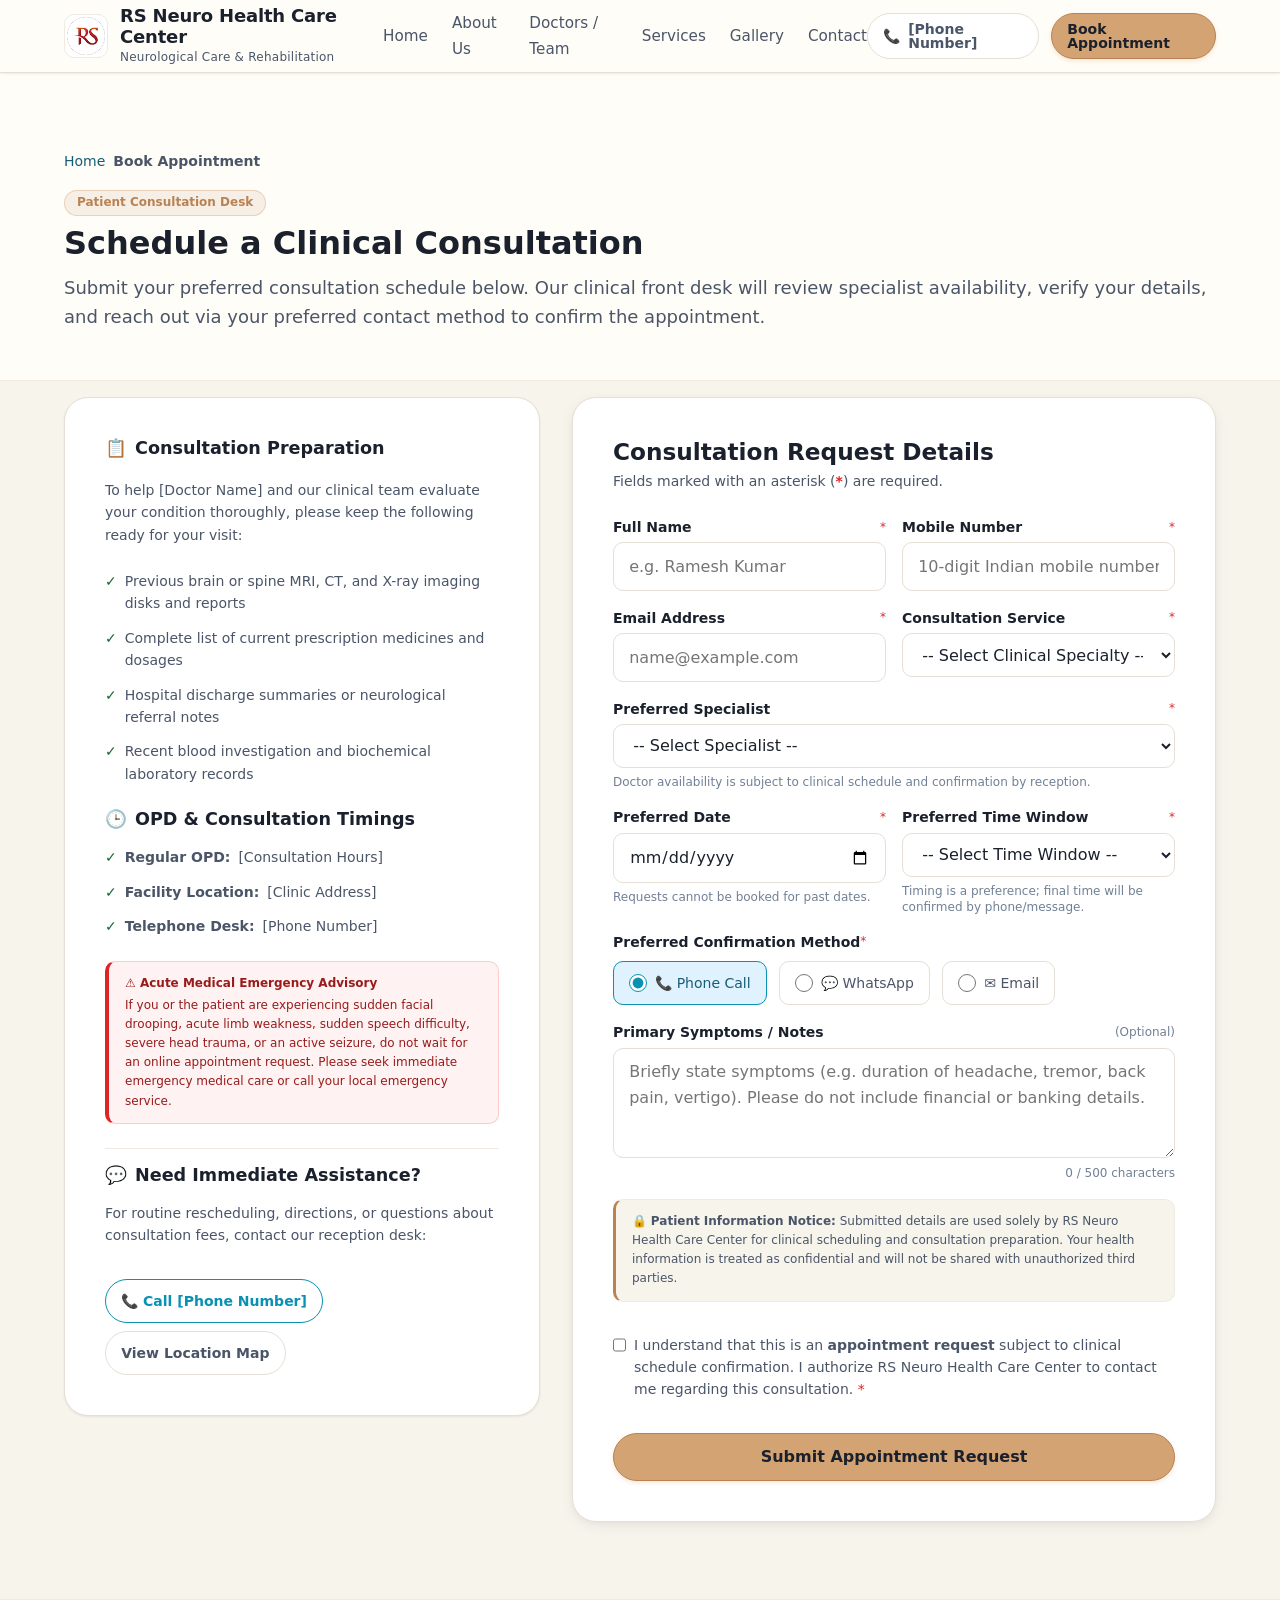
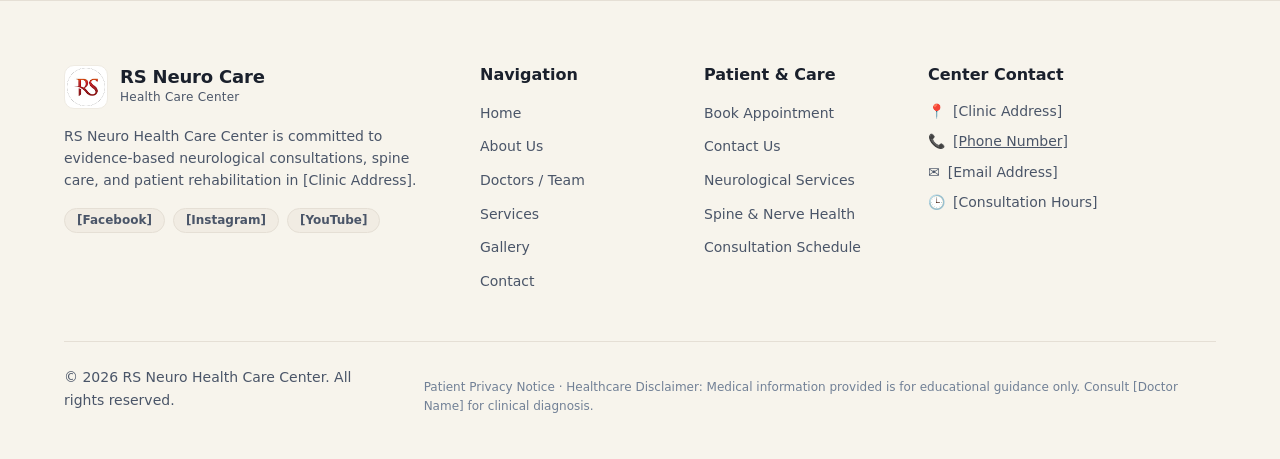
<file: appointment.html>
<!DOCTYPE html>
<html lang="en">
<head>
  <meta charset="UTF-8">
  <meta name="viewport" content="width=device-width, initial-scale=1.0">
  <title>Request a Clinical Consultation | RS Neuro Health Care Center</title>
  <meta name="description" content="Submit a preferred clinical consultation request with specialist neurologists at RS Neuro Health Care Center in [Clinic Address].">
  <link rel="canonical" href="https://fs-groupz.github.io/RS-Neuro-Health-Care-Center/appointment.html">
  <meta property="og:title" content="Request a Clinical Consultation | RS Neuro Health Care Center">
  <meta property="og:description" content="Submit a preferred clinical consultation request with specialist neurologists at RS Neuro Health Care Center.">
  <meta property="og:type" content="website">
  <meta property="og:url" content="https://fs-groupz.github.io/RS-Neuro-Health-Care-Center/appointment.html">
  <meta property="og:image" content="https://fs-groupz.github.io/RS-Neuro-Health-Care-Center/rs-logo.png">
  <meta name="twitter:card" content="summary">
  <meta name="twitter:title" content="Request a Clinical Consultation | RS Neuro Health Care Center">
  <meta name="twitter:description" content="Submit a preferred clinical consultation request with specialist neurologists at RS Neuro Health Care Center.">
  <meta name="twitter:image" content="https://fs-groupz.github.io/RS-Neuro-Health-Care-Center/rs-logo.png">
  <link rel="icon" type="image/png" href="rs-logo.png">
  <link rel="stylesheet" href="css/style.css">
</head>
<body>
  <a href="#main-content" class="skip-link">Skip to main content</a>

  <!-- Global Header & Navigation -->
  <header class="header">
    <div class="container nav-container">
      <a href="index.html" class="brand" aria-label="RS Neuro Health Care Center Home">
        <img src="rs-logo.png" alt="RS Neuro Health Care Center Logo" class="brand-logo" width="44" height="44">
        <div class="brand-info">
          <span class="brand-title">RS Neuro Health Care Center</span>
          <span class="brand-subtitle">Neurological Care & Rehabilitation</span>
        </div>
      </a>

      <nav aria-label="Main Navigation">
        <ul class="nav-menu">
          <li><a href="index.html" class="nav-link">Home</a></li>
          <li><a href="about.html" class="nav-link">About Us</a></li>
          <li><a href="doctors.html" class="nav-link">Doctors / Team</a></li>
          <li><a href="services.html" class="nav-link">Services</a></li>
          <li><a href="gallery.html" class="nav-link">Gallery</a></li>
          <li><a href="contact.html" class="nav-link">Contact</a></li>
        </ul>
      </nav>

      <div class="nav-actions">
        <a href="tel:[Phone Number]" class="btn btn-subtle btn-sm" aria-label="Call clinic at placeholder phone number">
          <span>📞</span> [Phone Number]
        </a>
        <a href="appointment.html" class="btn btn-primary btn-sm" aria-current="page">
          Book Appointment
        </a>
      </div>

      <button type="button" class="nav-toggle" id="navToggle" aria-label="Toggle navigation menu" aria-expanded="false" aria-controls="mobileDrawer">
        <span class="nav-toggle-bar"></span>
        <span class="nav-toggle-bar"></span>
        <span class="nav-toggle-bar"></span>
      </button>
    </div>

    <div class="mobile-drawer" id="mobileDrawer" aria-hidden="true">
      <ul class="mobile-nav-list">
        <li><a href="index.html" class="mobile-nav-link">Home</a></li>
        <li><a href="about.html" class="mobile-nav-link">About Us</a></li>
        <li><a href="doctors.html" class="mobile-nav-link">Doctors / Team</a></li>
        <li><a href="services.html" class="mobile-nav-link">Services</a></li>
        <li><a href="gallery.html" class="mobile-nav-link">Gallery</a></li>
        <li><a href="contact.html" class="mobile-nav-link">Contact</a></li>
      </ul>
      <div class="mobile-drawer-actions">
        <a href="appointment.html" class="btn btn-primary" style="width: 100%;" aria-current="page">Book Appointment</a>
        <a href="tel:[Phone Number]" class="btn btn-outline" style="width: 100%;">📞 Call: [Phone Number]</a>
      </div>
    </div>
  </header>

  <main id="main-content">
    <!-- SECTION 1 — APPOINTMENT HERO WITH BREADCRUMB -->
    <section class="section" style="padding-bottom: var(--space-4);">
      <div class="container">
        <!-- Accessible Breadcrumbs -->
        <nav aria-label="Breadcrumb" class="breadcrumb-nav">
          <ol class="breadcrumb-list">
            <li class="breadcrumb-item"><a href="index.html" class="breadcrumb-link">Home</a></li>
            <li class="breadcrumb-item"><span class="breadcrumb-current" aria-current="page">Book Appointment</span></li>
          </ol>
        </nav>

        <div class="section-header">
          <span class="badge badge-sand" style="margin-bottom: var(--space-2);">Patient Consultation Desk</span>
          <h1 class="section-title">Schedule a Clinical Consultation</h1>
          <p class="section-desc">
            Submit your preferred consultation schedule below. Our clinical front desk will review specialist availability, verify your details, and reach out via your preferred contact method to confirm the appointment.
          </p>
        </div>
      </div>
    </section>

    <!-- SECTION 2 — APPOINTMENT WORKFLOW (GUIDANCE + FORM) -->
    <section class="section section-alt" style="padding-top: var(--space-4);">
      <div class="container">
        <div class="appointment-layout">
          
          <!-- LEFT COLUMN: CLINICAL GUIDANCE & POLICIES -->
          <aside class="appointment-info-card" aria-label="Appointment Preparation and Guidelines">
            <div class="info-block">
              <h2 class="info-block-title">
                <span>📋</span> Consultation Preparation
              </h2>
              <p class="text-sm">
                To help [Doctor Name] and our clinical team evaluate your condition thoroughly, please keep the following ready for your visit:
              </p>
              <ul class="info-list">
                <li class="info-list-item">Previous brain or spine MRI, CT, and X-ray imaging disks and reports</li>
                <li class="info-list-item">Complete list of current prescription medicines and dosages</li>
                <li class="info-list-item">Hospital discharge summaries or neurological referral notes</li>
                <li class="info-list-item">Recent blood investigation and biochemical laboratory records</li>
              </ul>
            </div>

            <div class="info-block">
              <h3 class="info-block-title">
                <span>🕒</span> OPD & Consultation Timings
              </h3>
              <ul class="info-list">
                <li class="info-list-item"><strong>Regular OPD:</strong> [Consultation Hours]</li>
                <li class="info-list-item"><strong>Facility Location:</strong> [Clinic Address]</li>
                <li class="info-list-item"><strong>Telephone Desk:</strong> [Phone Number]</li>
              </ul>
            </div>

            <!-- Acute Emergency Warning -->
            <div class="emergency-alert-box" role="note">
              <strong>⚠️ Acute Medical Emergency Advisory</strong>
              If you or the patient are experiencing sudden facial drooping, acute limb weakness, sudden speech difficulty, severe head trauma, or an active seizure, do not wait for an online appointment request. Please seek immediate emergency medical care or call your local emergency service.
            </div>

            <div class="info-block" style="border-top: 1px solid var(--color-border-subtle); padding-top: var(--space-4);">
              <h3 class="info-block-title">
                <span>💬</span> Need Immediate Assistance?
              </h3>
              <p class="text-sm">
                For routine rescheduling, directions, or questions about consultation fees, contact our reception desk:
              </p>
              <div style="display: flex; gap: var(--space-2); margin-top: var(--space-2); flex-wrap: wrap;">
                <a href="tel:[Phone Number]" class="btn btn-outline btn-sm">📞 Call [Phone Number]</a>
                <a href="contact.html" class="btn btn-subtle btn-sm">View Location Map</a>
              </div>
            </div>
          </aside>

          <!-- RIGHT COLUMN: INTERACTIVE APPOINTMENT FORM & CONFIRMATION -->
          <div id="appointmentFormContainer">
            
            <!-- FORM CARD -->
            <div class="appointment-form-card" id="appointmentFormCard">
              <div style="margin-bottom: var(--space-6);">
                <h2 style="font-size: 1.45rem; font-weight: var(--font-weight-bold); margin-bottom: var(--space-1);">
                  Consultation Request Details
                </h2>
                <p class="text-sm" style="margin: 0;">
                  Fields marked with an asterisk (<span class="required-tag" style="color: var(--color-error); font-weight: bold;">*</span>) are required.
                </p>
              </div>

              <!-- Accessible Alert Banner for Status / Errors -->
              <div id="appointmentAlertBanner" class="form-status-banner" role="alert" aria-live="assertive" tabindex="-1"></div>

              <form id="appointmentForm" novalidate aria-label="Clinical Appointment Request Form">
                
                <!-- Row 1: Full Name & Mobile Phone -->
                <div class="form-row">
                  <div class="form-group">
                    <label for="fullName" class="form-label">
                      Full Name <span class="required-tag" aria-hidden="true">*</span>
                    </label>
                    <input
                      type="text"
                      id="fullName"
                      name="fullName"
                      class="form-input"
                      placeholder="e.g. Ramesh Kumar"
                      required
                      aria-required="true"
                      autocomplete="name"
                    >
                    <span id="fullNameError" class="form-error-msg" role="alert">Please enter patient's full name (minimum 2 characters).</span>
                  </div>

                  <div class="form-group">
                    <label for="phone" class="form-label">
                      Mobile Number <span class="required-tag" aria-hidden="true">*</span>
                    </label>
                    <input
                      type="tel"
                      id="phone"
                      name="phone"
                      class="form-input"
                      placeholder="10-digit Indian mobile number"
                      required
                      aria-required="true"
                      autocomplete="tel"
                    >
                    <span id="phoneError" class="form-error-msg" role="alert">Please enter a valid 10-digit mobile number (starting with 6, 7, 8, or 9).</span>
                  </div>
                </div>

                <!-- Row 2: Email & Service Selection -->
                <div class="form-row">
                  <div class="form-group">
                    <label for="email" class="form-label">
                      Email Address <span class="required-tag" aria-hidden="true">*</span>
                    </label>
                    <input
                      type="email"
                      id="email"
                      name="email"
                      class="form-input"
                      placeholder="name@example.com"
                      required
                      aria-required="true"
                      autocomplete="email"
                    >
                    <span id="emailError" class="form-error-msg" role="alert">Please enter a valid email address.</span>
                  </div>

                  <div class="form-group">
                    <label for="service" class="form-label">
                      Consultation Service <span class="required-tag" aria-hidden="true">*</span>
                    </label>
                    <select id="service" name="service" class="form-select" required aria-required="true">
                      <option value="">-- Select Clinical Specialty --</option>
                      <option value="Neurological Evaluation & Diagnosis">Neurological Evaluation & Diagnosis</option>
                      <option value="Spine & Peripheral Nerve Care">Spine & Peripheral Nerve Care</option>
                      <option value="Headache & Migraine Management">Headache & Migraine Management</option>
                      <option value="Neuro-Rehabilitation & Therapy">Neuro-Rehabilitation & Therapy</option>
                      <option value="Cognitive & Memory Health">Cognitive & Memory Health</option>
                      <option value="Neuromuscular Care & Consultation">Neuromuscular Care & Consultation</option>
                    </select>
                    <span id="serviceError" class="form-error-msg" role="alert">Please select a clinical consultation service.</span>
                  </div>
                </div>

                <!-- Row 3: Preferred Doctor -->
                <div class="form-group">
                  <label for="preferredDoctor" class="form-label">
                    Preferred Specialist <span class="required-tag" aria-hidden="true">*</span>
                  </label>
                  <select id="preferredDoctor" name="preferredDoctor" class="form-select" required aria-required="true">
                    <option value="">-- Select Specialist --</option>
                    <option value="[Doctor Name] (Lead Neurologist)">[Doctor Name] — Lead Neurologist</option>
                    <option value="[Consultant Neuro-Physician]">[Consultant Neuro-Physician] — Clinical Neurology</option>
                    <option value="[Spine & Neuro-Rehabilitation Specialist]">[Spine & Neuro-Rehabilitation Specialist] — Neuro-Physiatry</option>
                    <option value="Next Available Specialist">Next Available Specialist (Earliest Slot)</option>
                  </select>
                  <span class="form-helper">Doctor availability is subject to clinical schedule and confirmation by reception.</span>
                  <span id="preferredDoctorError" class="form-error-msg" role="alert">Please choose a preferred specialist.</span>
                </div>

                <!-- Row 4: Date & Time Slot -->
                <div class="form-row">
                  <div class="form-group">
                    <label for="preferredDate" class="form-label">
                      Preferred Date <span class="required-tag" aria-hidden="true">*</span>
                    </label>
                    <input
                      type="date"
                      id="preferredDate"
                      name="preferredDate"
                      class="form-input"
                      required
                      aria-required="true"
                    >
                    <span class="form-helper">Requests cannot be booked for past dates.</span>
                    <span id="preferredDateError" class="form-error-msg" role="alert">Please select a valid future date.</span>
                  </div>

                  <div class="form-group">
                    <label for="preferredTime" class="form-label">
                      Preferred Time Window <span class="required-tag" aria-hidden="true">*</span>
                    </label>
                    <select id="preferredTime" name="preferredTime" class="form-select" required aria-required="true">
                      <option value="">-- Select Time Window --</option>
                      <option value="Morning (10:00 AM - 01:00 PM)">Morning (10:00 AM - 01:00 PM)</option>
                      <option value="Afternoon (02:00 PM - 05:00 PM)">Afternoon (02:00 PM - 05:00 PM)</option>
                      <option value="Evening (05:00 PM - 08:00 PM)">Evening (05:00 PM - 08:00 PM)</option>
                    </select>
                    <span class="form-helper">Timing is a preference; final time will be confirmed by phone/message.</span>
                    <span id="preferredTimeError" class="form-error-msg" role="alert">Please select a preferred time slot.</span>
                  </div>
                </div>

                <!-- Row 5: Preferred Contact Method -->
                <div class="form-group">
                  <fieldset style="border: none; padding: 0; margin: 0;">
                    <legend class="form-label" style="margin-bottom: var(--space-1);">
                      Preferred Confirmation Method <span class="required-tag" aria-hidden="true">*</span>
                    </legend>
                    <div class="radio-group" role="radiogroup" aria-label="Preferred confirmation method">
                      <label class="radio-option">
                        <input type="radio" name="contactMethod" value="phone" checked>
                        <span>📞 Phone Call</span>
                      </label>
                      <label class="radio-option">
                        <input type="radio" name="contactMethod" value="whatsapp">
                        <span>💬 WhatsApp</span>
                      </label>
                      <label class="radio-option">
                        <input type="radio" name="contactMethod" value="email">
                        <span>✉️ Email</span>
                      </label>
                    </div>
                  </fieldset>
                  <span id="contactMethodError" class="form-error-msg" role="alert">Please select your preferred contact channel.</span>
                </div>

                <!-- Row 6: Medical Symptoms Notes (Max 500 chars) -->
                <div class="form-group">
                  <label for="message" class="form-label">
                    Primary Symptoms / Notes
                    <span class="text-caption" style="font-weight: normal; color: var(--color-text-muted);">(Optional)</span>
                  </label>
                  <textarea
                    id="message"
                    name="message"
                    class="form-textarea"
                    rows="3"
                    maxlength="500"
                    placeholder="Briefly state symptoms (e.g. duration of headache, tremor, back pain, vertigo). Please do not include financial or banking details."
                  ></textarea>
                  <div class="char-counter" id="charCounter" aria-live="polite">0 / 500 characters</div>
                  <span id="messageError" class="form-error-msg" role="alert">Notes must not exceed 500 characters.</span>
                </div>

                <!-- Patient Privacy & Clinical Workflow Notice -->
                <div class="privacy-notice-box" role="note">
                  🔒 <strong>Patient Information Notice:</strong> Submitted details are used solely by RS Neuro Health Care Center for clinical scheduling and consultation preparation. Your health information is treated as confidential and will not be shared with unauthorized third parties.
                </div>

                <!-- Consent Checkbox -->
                <div class="form-group">
                  <label for="appointmentConsent" class="form-checkbox-label">
                    <input type="checkbox" id="appointmentConsent" name="consent" required aria-required="true">
                    <span>I understand that this is an <strong>appointment request</strong> subject to clinical schedule confirmation. I authorize RS Neuro Health Care Center to contact me regarding this consultation. <span class="required-tag" style="color: var(--color-error);">*</span></span>
                  </label>
                  <span id="appointmentConsentError" class="form-error-msg" role="alert">You must acknowledge the appointment request guidelines before submitting.</span>
                </div>

                <!-- Submit Button with Loading State -->
                <button type="submit" id="appointmentSubmitBtn" class="btn btn-primary btn-submit">
                  <span class="btn-text">Submit Appointment Request</span>
                  <span class="btn-spinner" id="appointmentBtnSpinner" style="display: none;" aria-hidden="true"></span>
                </button>
              </form>
            </div>

            <!-- POST-SUBMISSION CONFIRMATION CARD (Initially Hidden) -->
            <div class="confirmation-card" id="appointmentConfirmationCard" tabindex="-1" role="region" aria-label="Appointment Confirmation">
              <div class="confirmation-icon-wrapper" aria-hidden="true">✓</div>
              <h2 class="confirmation-title">Appointment Request Received</h2>
              <p class="confirmation-desc">
                Your consultation request has been successfully recorded in our clinic booking queue. Please note your reference ID below for correspondence with our desk.
              </p>

              <!-- Reference ID Container -->
              <div class="reference-id-box">
                <span class="reference-id-label">Appointment Reference ID</span>
                <span class="reference-id-code" id="confReferenceId">RSNC-2026-XXXXXX</span>
                <span class="status-badge-pending">● Status: Pending Clinic Confirmation</span>
              </div>

              <!-- Summary Table -->
              <div class="confirmation-summary-grid">
                <div class="summary-item">
                  <span class="summary-label">Patient Name</span>
                  <span class="summary-value" id="confPatientName">—</span>
                </div>
                <div class="summary-item">
                  <span class="summary-label">Selected Specialty</span>
                  <span class="summary-value" id="confService">—</span>
                </div>
                <div class="summary-item">
                  <span class="summary-label">Preferred Doctor</span>
                  <span class="summary-value" id="confDoctor">—</span>
                </div>
                <div class="summary-item">
                  <span class="summary-label">Requested Date</span>
                  <span class="summary-value" id="confDate">—</span>
                </div>
                <div class="summary-item">
                  <span class="summary-label">Requested Time</span>
                  <span class="summary-value" id="confTime">—</span>
                </div>
                <div class="summary-item">
                  <span class="summary-label">Confirmation Method</span>
                  <span class="summary-value" id="confContactMethod">—</span>
                </div>
              </div>

              <p class="text-sm" style="color: var(--color-text-secondary); max-width: 540px; margin: 0 auto var(--space-6) auto; line-height: var(--line-height-base);">
                <strong>Next Steps:</strong> Our clinical desk will review scheduling against [Doctor Name]'s clinic hours and contact you shortly. If you need urgent assistance, quote your Reference ID when calling <strong>[Phone Number]</strong>.
              </p>

              <div class="confirmation-actions">
                <button type="button" class="btn btn-primary" id="btnBookAnother">
                  Request Another Appointment
                </button>
                <a href="index.html" class="btn btn-outline">
                  Return to Home
                </a>
              </div>
            </div>

          </div>
        </div>
      </div>
    </section>
  </main>

  <!-- Global Footer -->
  <footer class="footer">
    <div class="container">
      <div class="footer-grid">
        <div>
          <a href="index.html" class="brand" style="margin-bottom: var(--space-4);">
            <img src="rs-logo.png" alt="RS Neuro Health Care Center Logo" class="brand-logo" width="40" height="40">
            <div class="brand-info">
              <span class="brand-title">RS Neuro Care</span>
              <span class="brand-subtitle">Health Care Center</span>
            </div>
          </a>
          <p class="text-sm" style="margin-bottom: var(--space-4);">
            RS Neuro Health Care Center is committed to evidence-based neurological consultations, spine care, and patient rehabilitation in [Clinic Address].
          </p>
          <div style="display: flex; gap: var(--space-2); flex-wrap: wrap;">
            <span class="badge badge-neutral" role="note" aria-label="Clinic Facebook: [Social Link Pending Configuration]">[Facebook]</span>
            <span class="badge badge-neutral" role="note" aria-label="Clinic Instagram: [Social Link Pending Configuration]">[Instagram]</span>
            <span class="badge badge-neutral" role="note" aria-label="Clinic YouTube: [Social Link Pending Configuration]">[YouTube]</span>
          </div>
        </div>

        <div>
          <h4 class="footer-col-title">Navigation</h4>
          <ul class="footer-links">
            <li><a href="index.html">Home</a></li>
            <li><a href="about.html">About Us</a></li>
            <li><a href="doctors.html">Doctors / Team</a></li>
            <li><a href="services.html">Services</a></li>
            <li><a href="gallery.html">Gallery</a></li>
            <li><a href="contact.html">Contact</a></li>
          </ul>
        </div>

        <div>
          <h4 class="footer-col-title">Patient & Care</h4>
          <ul class="footer-links">
            <li><a href="appointment.html">Book Appointment</a></li>
            <li><a href="contact.html">Contact Us</a></li>
            <li><a href="services.html">Neurological Services</a></li>
            <li><a href="services.html">Spine & Nerve Health</a></li>
            <li><a href="doctors.html">Consultation Schedule</a></li>
          </ul>
        </div>

        <div>
          <h4 class="footer-col-title">Center Contact</h4>
          <div class="footer-contact-list">
            <div class="footer-contact-item">
              <span>📍</span>
              <span>[Clinic Address]</span>
            </div>
            <div class="footer-contact-item">
              <span>📞</span>
              <a href="tel:[Phone Number]" style="color: inherit; text-decoration: underline;">[Phone Number]</a>
            </div>
            <div class="footer-contact-item">
              <span>✉️</span>
              <span>[Email Address]</span>
            </div>
            <div class="footer-contact-item">
              <span>🕒</span>
              <span>[Consultation Hours]</span>
            </div>
          </div>
        </div>
      </div>

      <div class="footer-bottom">
        <p>© <span id="currentYear">2026</span> RS Neuro Health Care Center. All rights reserved.</p>
        <p class="text-caption">
          Patient Privacy Notice · Healthcare Disclaimer: Medical information provided is for educational guidance only. Consult [Doctor Name] for clinical diagnosis.
        </p>
      </div>
    </div>
  </footer>

  <script src="js/main.js"></script>
</body>
</html>
</file>
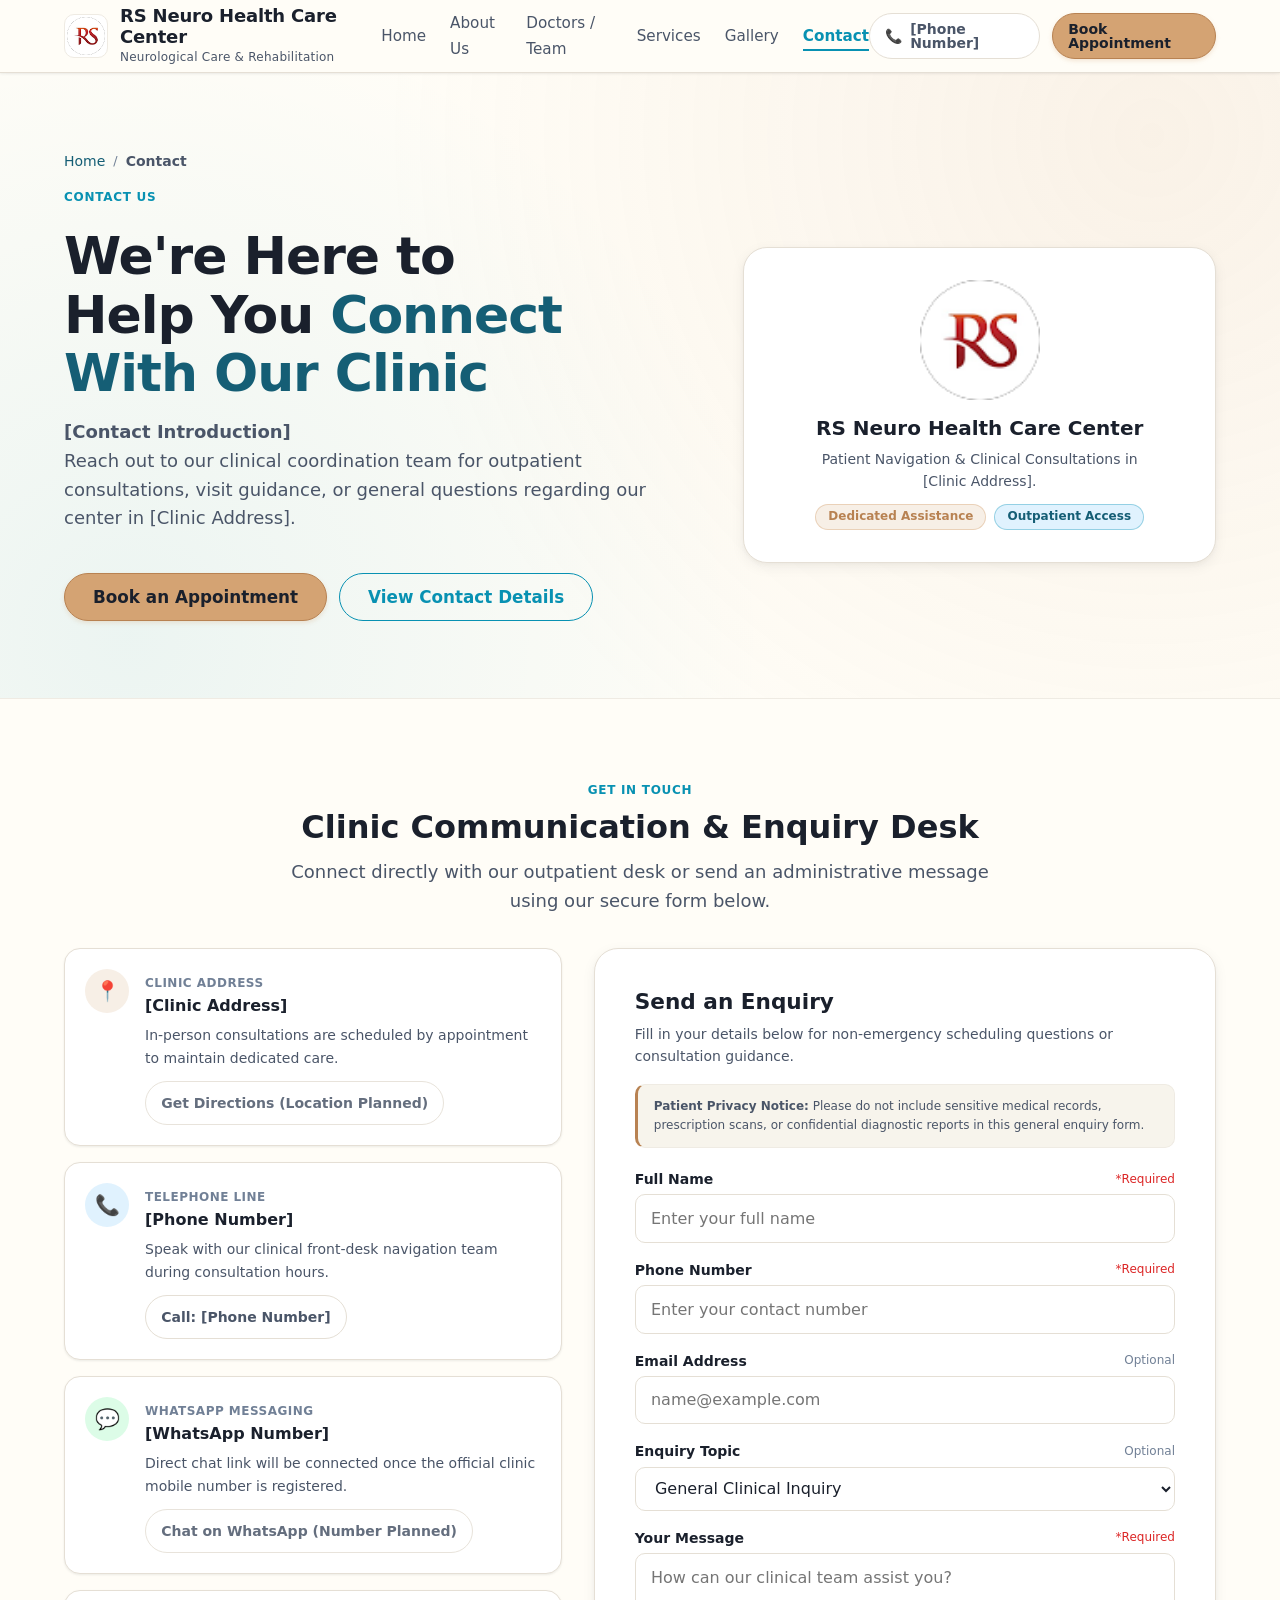
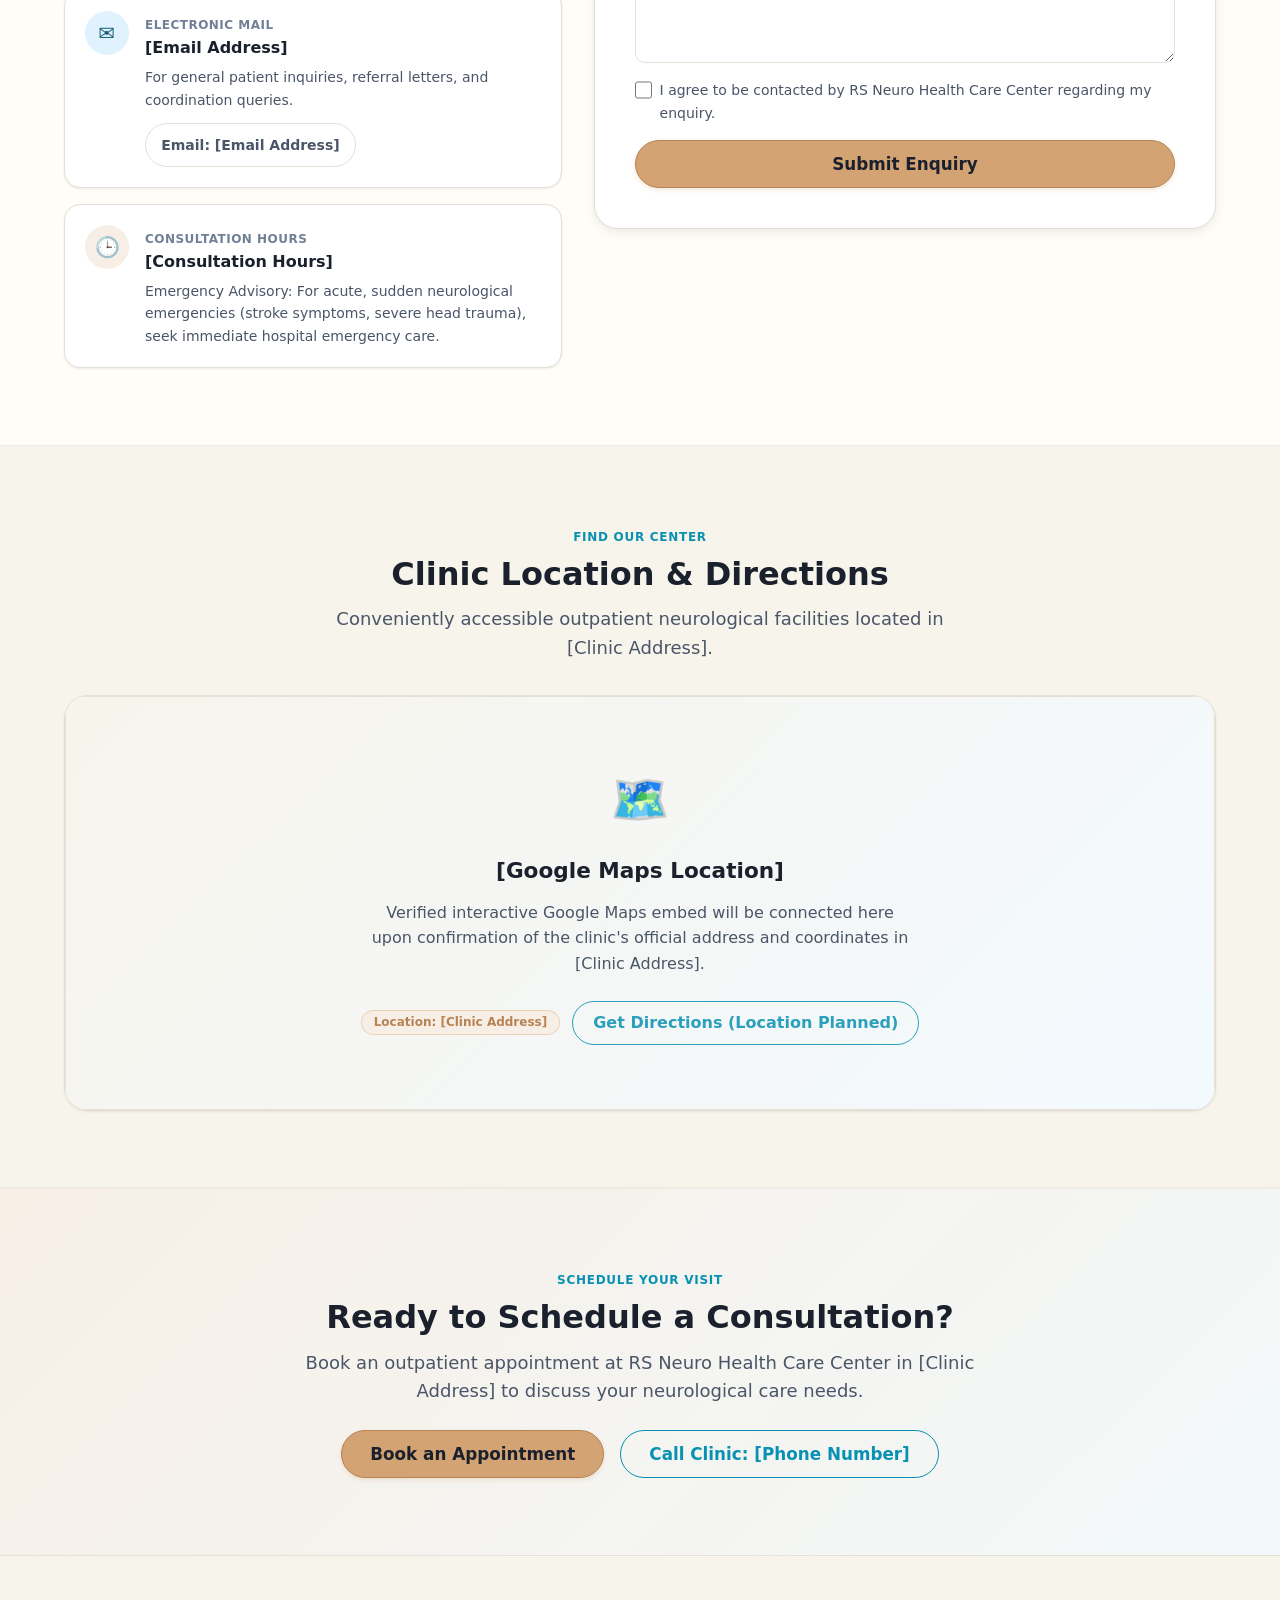
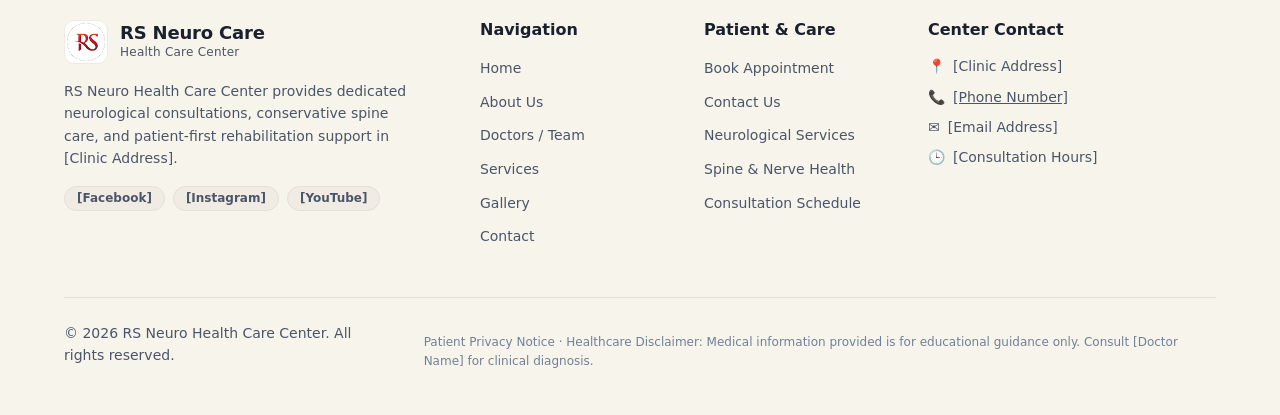
<file: contact.html>
<!DOCTYPE html>
<html lang="en">
<head>
  <meta charset="UTF-8">
  <meta name="viewport" content="width=device-width, initial-scale=1.0">
  <title>Contact Us | RS Neuro Health Care Center</title>
  <meta name="description" content="Get in touch with RS Neuro Health Care Center in [Clinic Address]. Outpatient neurological consultations, clinic directions, and enquiry assistance.">
  <link rel="canonical" href="https://fs-groupz.github.io/RS-Neuro-Health-Care-Center/contact.html">
  <meta property="og:title" content="Contact Us | RS Neuro Health Care Center">
  <meta property="og:description" content="Outpatient consultations, clinic directions, and patient enquiries in [Clinic Address].">
  <meta property="og:type" content="website">
  <meta property="og:url" content="https://fs-groupz.github.io/RS-Neuro-Health-Care-Center/contact.html">
  <meta property="og:image" content="https://fs-groupz.github.io/RS-Neuro-Health-Care-Center/rs-logo.png">
  <meta name="twitter:card" content="summary">
  <meta name="twitter:title" content="Contact Us | RS Neuro Health Care Center">
  <meta name="twitter:description" content="Outpatient consultations, clinic directions, and patient enquiries in [Clinic Address].">
  <meta name="twitter:image" content="https://fs-groupz.github.io/RS-Neuro-Health-Care-Center/rs-logo.png">
  <link rel="icon" type="image/png" href="rs-logo.png">
  <link rel="stylesheet" href="css/style.css">
  <script type="application/ld+json">
  {
    "@context": "https://schema.org",
    "@type": "MedicalClinic",
    "name": "RS Neuro Health Care Center",
    "url": "https://fs-groupz.github.io/RS-Neuro-Health-Care-Center/contact.html",
    "medicalSpecialty": ["Neurology", "NeuroRehabilitation"]
  }
  </script>
</head>
<body>
  <!-- Accessible Skip Link -->
  <a href="#main-content" class="skip-link">Skip to main content</a>

  <!-- Global Header -->
  <header class="header">
    <div class="container nav-container">
      <!-- Left: Logo & Branding -->
      <a href="index.html" class="brand" aria-label="RS Neuro Health Care Center Home">
        <img src="rs-logo.png" alt="RS Neuro Health Care Center Logo" class="brand-logo" width="44" height="44">
        <div class="brand-info">
          <span class="brand-title">RS Neuro Health Care Center</span>
          <span class="brand-subtitle">Neurological Care & Rehabilitation</span>
        </div>
      </a>

      <!-- Center: Global Navigation -->
      <nav aria-label="Main Navigation">
        <ul class="nav-menu">
          <li><a href="index.html" class="nav-link">Home</a></li>
          <li><a href="about.html" class="nav-link">About Us</a></li>
          <li><a href="doctors.html" class="nav-link">Doctors / Team</a></li>
          <li><a href="services.html" class="nav-link">Services</a></li>
          <li><a href="gallery.html" class="nav-link">Gallery</a></li>
          <li><a href="contact.html" class="nav-link active" aria-current="page">Contact</a></li>
        </ul>
      </nav>

      <!-- Right: Action CTAs -->
      <div class="nav-actions">
        <a href="tel:[Phone Number]" class="btn btn-subtle btn-sm" aria-label="Call clinic at placeholder phone number">
          <span>📞</span> [Phone Number]
        </a>
        <a href="appointment.html" class="btn btn-primary btn-sm">
          Book Appointment
        </a>
      </div>

      <!-- Mobile Navigation Hamburger Toggle -->
      <button type="button" class="nav-toggle" id="navToggle" aria-label="Toggle navigation menu" aria-expanded="false" aria-controls="mobileDrawer">
        <span class="nav-toggle-bar"></span>
        <span class="nav-toggle-bar"></span>
        <span class="nav-toggle-bar"></span>
      </button>
    </div>

    <!-- Mobile Navigation Drawer -->
    <div class="mobile-drawer" id="mobileDrawer" aria-hidden="true">
      <ul class="mobile-nav-list">
        <li><a href="index.html" class="mobile-nav-link">Home</a></li>
        <li><a href="about.html" class="mobile-nav-link">About Us</a></li>
        <li><a href="doctors.html" class="mobile-nav-link">Doctors / Team</a></li>
        <li><a href="services.html" class="mobile-nav-link">Services</a></li>
        <li><a href="gallery.html" class="mobile-nav-link">Gallery</a></li>
        <li><a href="contact.html" class="mobile-nav-link active" aria-current="page">Contact</a></li>
      </ul>
      <div class="mobile-drawer-actions">
        <a href="appointment.html" class="btn btn-primary" style="width: 100%;">Book Appointment</a>
        <a href="tel:[Phone Number]" class="btn btn-outline" style="width: 100%;">📞 Call: [Phone Number]</a>
      </div>
    </div>
  </header>

  <!-- Main Content Landmark -->
  <main id="main-content">
    <!-- SECTION 1 — CONTACT HERO -->
    <section class="hero" aria-labelledby="contact-hero-heading">
      <div class="container">
        <!-- Accessible Breadcrumb -->
        <nav aria-label="Breadcrumb" class="breadcrumb-nav">
          <ol class="breadcrumb-list">
            <li class="breadcrumb-item"><a href="index.html">Home</a></li>
            <li class="breadcrumb-separator" aria-hidden="true">/</li>
            <li class="breadcrumb-item breadcrumb-current" aria-current="page">Contact</li>
          </ol>
        </nav>

        <div class="hero-grid">
          <div class="hero-content">
            <span class="section-tag">Contact Us</span>
            <h1 id="contact-hero-heading" class="hero-display-title">
              We're Here to Help You <span class="text-accent">Connect With Our Clinic</span>
            </h1>
            <p class="text-lead">
              <strong>[Contact Introduction]</strong><br>
              Reach out to our clinical coordination team for outpatient consultations, visit guidance, or general questions regarding our center in [Clinic Address].
            </p>
            <div class="hero-actions">
              <a href="appointment.html" class="btn btn-primary btn-lg">Book an Appointment</a>
              <a href="#contact-details" class="btn btn-outline btn-lg">View Contact Details</a>
            </div>
          </div>

          <!-- Hero Visual: Clinic Emblem Card -->
          <div class="hero-card">
            <img src="rs-logo.png" alt="RS Neuro Health Care Center Official Emblem" class="hero-logo-img" width="120" height="120">
            <h2 style="font-size: 1.25rem; margin-bottom: var(--space-2);">RS Neuro Health Care Center</h2>
            <p class="text-sm" style="margin-bottom: var(--space-3);">
              Patient Navigation & Clinical Consultations in [Clinic Address].
            </p>
            <div style="display: flex; gap: var(--space-2); justify-content: center; flex-wrap: wrap;">
              <span class="badge badge-sand">Dedicated Assistance</span>
              <span class="badge badge-ocean">Outpatient Access</span>
            </div>
          </div>
        </div>
      </div>
    </section>

    <!-- SECTION 2 — 2-COLUMN CONTACT INFORMATION & ENQUIRY FORM -->
    <section class="section" id="contact-details" aria-labelledby="contact-section-heading">
      <div class="container">
        <div class="section-header section-header-center">
          <span class="section-tag">Get in Touch</span>
          <h2 id="contact-section-heading" class="section-title">Clinic Communication & Enquiry Desk</h2>
          <p class="section-desc">
            Connect directly with our outpatient desk or send an administrative message using our secure form below.
          </p>
        </div>

        <div class="contact-layout">
          <!-- LEFT COLUMN: Contact Information Cards -->
          <div class="contact-cards-list">
            <!-- Card 1: Clinic Location -->
            <article class="contact-card">
              <div class="contact-card-icon contact-card-icon-sand">📍</div>
              <div class="contact-card-details">
                <span class="contact-card-label">Clinic Address</span>
                <p class="contact-card-val">[Clinic Address]</p>
                <p class="contact-card-sub">In-person consultations are scheduled by appointment to maintain dedicated care.</p>
                <span class="btn btn-subtle btn-sm" style="opacity: 0.85; pointer-events: none;">Get Directions (Location Planned)</span>
              </div>
            </article>

            <!-- Card 2: Phone -->
            <article class="contact-card">
              <div class="contact-card-icon">📞</div>
              <div class="contact-card-details">
                <span class="contact-card-label">Telephone Line</span>
                <p class="contact-card-val">[Phone Number]</p>
                <p class="contact-card-sub">Speak with our clinical front-desk navigation team during consultation hours.</p>
                <a href="tel:[Phone Number]" class="btn btn-subtle btn-sm">Call: [Phone Number]</a>
              </div>
            </article>

            <!-- Card 3: WhatsApp -->
            <article class="contact-card">
              <div class="contact-card-icon contact-card-icon-forest">💬</div>
              <div class="contact-card-details">
                <span class="contact-card-label">WhatsApp Messaging</span>
                <p class="contact-card-val">[WhatsApp Number]</p>
                <p class="contact-card-sub">Direct chat link will be connected once the official clinic mobile number is registered.</p>
                <span class="btn btn-subtle btn-sm" style="opacity: 0.85; pointer-events: none;">Chat on WhatsApp (Number Planned)</span>
              </div>
            </article>

            <!-- Card 4: Email -->
            <article class="contact-card">
              <div class="contact-card-icon">✉️</div>
              <div class="contact-card-details">
                <span class="contact-card-label">Electronic Mail</span>
                <p class="contact-card-val">[Email Address]</p>
                <p class="contact-card-sub">For general patient inquiries, referral letters, and coordination queries.</p>
                <a href="mailto:[Email Address]" class="btn btn-subtle btn-sm">Email: [Email Address]</a>
              </div>
            </article>

            <!-- Card 5: Timings -->
            <article class="contact-card">
              <div class="contact-card-icon contact-card-icon-sand">🕒</div>
              <div class="contact-card-details">
                <span class="contact-card-label">Consultation Hours</span>
                <p class="contact-card-val">[Consultation Hours]</p>
                <p class="contact-card-sub">Emergency Advisory: For acute, sudden neurological emergencies (stroke symptoms, severe head trauma), seek immediate hospital emergency care.</p>
              </div>
            </article>
          </div>

          <!-- RIGHT COLUMN: Frontend Enquiry Form -->
          <div class="enquiry-form-card">
            <h3 style="font-size: 1.35rem; font-weight: var(--font-weight-bold); color: var(--color-text-primary); margin-bottom: var(--space-2);">Send an Enquiry</h3>
            <p class="text-sm" style="margin-bottom: var(--space-4);">
              Fill in your details below for non-emergency scheduling questions or consultation guidance.
            </p>

            <!-- Medical Privacy Notice -->
            <div class="privacy-notice-box">
              <strong>Patient Privacy Notice:</strong> Please do not include sensitive medical records, prescription scans, or confidential diagnostic reports in this general enquiry form.
            </div>

            <form id="contactForm" novalidate>
              <div class="form-group">
                <label for="fullName" class="form-label">
                  <span>Full Name</span>
                  <span class="required-tag">*Required</span>
                </label>
                <input type="text" id="fullName" name="fullName" class="form-input" required placeholder="Enter your full name" autocomplete="name">
                <span class="form-error-msg" id="fullNameError">Please enter your full name.</span>
              </div>

              <div class="form-group">
                <label for="phone" class="form-label">
                  <span>Phone Number</span>
                  <span class="required-tag">*Required</span>
                </label>
                <input type="tel" id="phone" name="phone" class="form-input" required placeholder="Enter your contact number" autocomplete="tel">
                <span class="form-error-msg" id="phoneError">Please enter a valid telephone number.</span>
              </div>

              <div class="form-group">
                <label for="email" class="form-label">
                  <span>Email Address</span>
                  <span class="text-caption" style="color: var(--color-text-muted); font-weight: normal;">Optional</span>
                </label>
                <input type="email" id="email" name="email" class="form-input" placeholder="name@example.com" autocomplete="email">
                <span class="form-error-msg" id="emailError">Please enter a valid email address.</span>
              </div>

              <div class="form-group">
                <label for="subject" class="form-label">
                  <span>Enquiry Topic</span>
                  <span class="text-caption" style="color: var(--color-text-muted); font-weight: normal;">Optional</span>
                </label>
                <select id="subject" name="subject" class="form-select">
                  <option value="General Inquiry">General Clinical Inquiry</option>
                  <option value="Consultation Scheduling">Consultation Scheduling Question</option>
                  <option value="Service Information">Service Information Question</option>
                  <option value="Rehabilitation Support">Rehabilitation Support Inquiry</option>
                  <option value="Other">Other Question</option>
                </select>
              </div>

              <div class="form-group">
                <label for="message" class="form-label">
                  <span>Your Message</span>
                  <span class="required-tag">*Required</span>
                </label>
                <textarea id="message" name="message" class="form-textarea" required placeholder="How can our clinical team assist you?"></textarea>
                <span class="form-error-msg" id="messageError">Please enter your message or question.</span>
              </div>

              <label class="form-checkbox-label">
                <input type="checkbox" id="consent" name="consent" required>
                <span>I agree to be contacted by RS Neuro Health Care Center regarding my enquiry.</span>
              </label>
              <span class="form-error-msg" id="consentError" style="margin-bottom: var(--space-3);">You must agree to be contacted to submit an enquiry.</span>

              <button type="submit" class="btn btn-primary btn-lg" style="width: 100%;">
                Submit Enquiry
              </button>

              <div id="formStatusBanner" class="form-status-banner form-status-info" role="status" aria-live="polite">
                <strong>Notice:</strong> Form submission service will be connected after the clinic's preferred contact method is confirmed. For immediate inquiries, please call <a href="tel:[Phone Number]" style="color: inherit; text-decoration: underline;">[Phone Number]</a>.
              </div>
            </form>
          </div>
        </div>
      </div>
    </section>

    <!-- SECTION 3 — GOOGLE MAPS SECTION -->
    <section class="section section-alt" aria-labelledby="map-section-heading">
      <div class="container">
        <div class="section-header section-header-center">
          <span class="section-tag">Find Our Center</span>
          <h2 id="map-section-heading" class="section-title">Clinic Location & Directions</h2>
          <p class="section-desc">
            Conveniently accessible outpatient neurological facilities located in [Clinic Address].
          </p>
        </div>

        <div class="map-wrapper">
          <div class="map-placeholder">
            <div class="map-icon">🗺️</div>
            <h3 class="map-title">[Google Maps Location]</h3>
            <p class="map-desc">
              Verified interactive Google Maps embed will be connected here upon confirmation of the clinic's official address and coordinates in [Clinic Address].
            </p>
            <div style="display: flex; gap: var(--space-3); flex-wrap: wrap; justify-content: center; align-items: center;">
              <span class="badge badge-sand">Location: [Clinic Address]</span>
              <span class="btn btn-outline" style="opacity: 0.85; pointer-events: none;">Get Directions (Location Planned)</span>
            </div>
          </div>
        </div>
      </div>
    </section>

    <!-- SECTION 4 — APPOINTMENT CONVERSION CTA -->
    <section class="section" style="background: linear-gradient(135deg, var(--color-sand-light) 0%, rgba(224, 242, 254, 0.4) 100%); border-top: 1px solid var(--color-border-subtle);" aria-labelledby="contact-cta-heading">
      <div class="container text-center">
        <div style="max-width: 680px; margin-inline: auto;">
          <span class="section-tag">Schedule Your Visit</span>
          <h2 id="contact-cta-heading" class="section-title">Ready to Schedule a Consultation?</h2>
          <p class="section-desc" style="margin-bottom: var(--space-6);">
            Book an outpatient appointment at RS Neuro Health Care Center in [Clinic Address] to discuss your neurological care needs.
          </p>
          <div class="cta-actions" style="display: flex; gap: var(--space-4); justify-content: center; flex-wrap: wrap;">
            <a href="appointment.html" class="btn btn-primary btn-lg">Book an Appointment</a>
            <a href="tel:[Phone Number]" class="btn btn-outline btn-lg">Call Clinic: [Phone Number]</a>
          </div>
        </div>
      </div>
    </section>
  </main>

  <!-- Global Footer -->
  <footer class="footer">
    <div class="container">
      <div class="footer-grid">
        <!-- Col 1: Brand & Identity -->
        <div>
          <a href="index.html" class="brand" style="margin-bottom: var(--space-4);">
            <img src="rs-logo.png" alt="RS Neuro Health Care Center Logo" class="brand-logo" width="40" height="40">
            <div class="brand-info">
              <span class="brand-title">RS Neuro Care</span>
              <span class="brand-subtitle">Health Care Center</span>
            </div>
          </a>
          <p class="text-sm" style="margin-bottom: var(--space-4);">
            RS Neuro Health Care Center provides dedicated neurological consultations, conservative spine care, and patient-first rehabilitation support in [Clinic Address].
          </p>
          <div style="display: flex; gap: var(--space-2); flex-wrap: wrap;">
            <span class="badge badge-neutral" role="note" aria-label="Clinic Facebook: [Social Link Pending Configuration]">[Facebook]</span>
            <span class="badge badge-neutral" role="note" aria-label="Clinic Instagram: [Social Link Pending Configuration]">[Instagram]</span>
            <span class="badge badge-neutral" role="note" aria-label="Clinic YouTube: [Social Link Pending Configuration]">[YouTube]</span>
          </div>
        </div>

        <!-- Col 2: Navigation Links -->
        <div>
          <h4 class="footer-col-title">Navigation</h4>
          <ul class="footer-links">
            <li><a href="index.html">Home</a></li>
            <li><a href="about.html">About Us</a></li>
            <li><a href="doctors.html">Doctors / Team</a></li>
            <li><a href="services.html">Services</a></li>
            <li><a href="gallery.html">Gallery</a></li>
            <li><a href="contact.html">Contact</a></li>
          </ul>
        </div>

        <!-- Col 3: Care Pathways -->
        <div>
          <h4 class="footer-col-title">Patient & Care</h4>
          <ul class="footer-links">
            <li><a href="appointment.html">Book Appointment</a></li>
            <li><a href="contact.html">Contact Us</a></li>
            <li><a href="services.html">Neurological Services</a></li>
            <li><a href="services.html">Spine & Nerve Health</a></li>
            <li><a href="doctors.html">Consultation Schedule</a></li>
          </ul>
        </div>

        <!-- Col 4: Contact Information -->
        <div>
          <h4 class="footer-col-title">Center Contact</h4>
          <div class="footer-contact-list">
            <div class="footer-contact-item">
              <span>📍</span>
              <span>[Clinic Address]</span>
            </div>
            <div class="footer-contact-item">
              <span>📞</span>
              <a href="tel:[Phone Number]" style="color: inherit; text-decoration: underline;">[Phone Number]</a>
            </div>
            <div class="footer-contact-item">
              <span>✉️</span>
              <span>[Email Address]</span>
            </div>
            <div class="footer-contact-item">
              <span>🕒</span>
              <span>[Consultation Hours]</span>
            </div>
          </div>
        </div>
      </div>

      <!-- Copyright & Disclaimer -->
      <div class="footer-bottom">
        <p>© <span id="currentYear">2025</span> RS Neuro Health Care Center. All rights reserved.</p>
        <p class="text-caption">
          Patient Privacy Notice · Healthcare Disclaimer: Medical information provided is for educational guidance only. Consult [Doctor Name] for clinical diagnosis.
        </p>
      </div>
    </div>
  </footer>

  <script src="js/main.js"></script>
</body>
</html>
</file>
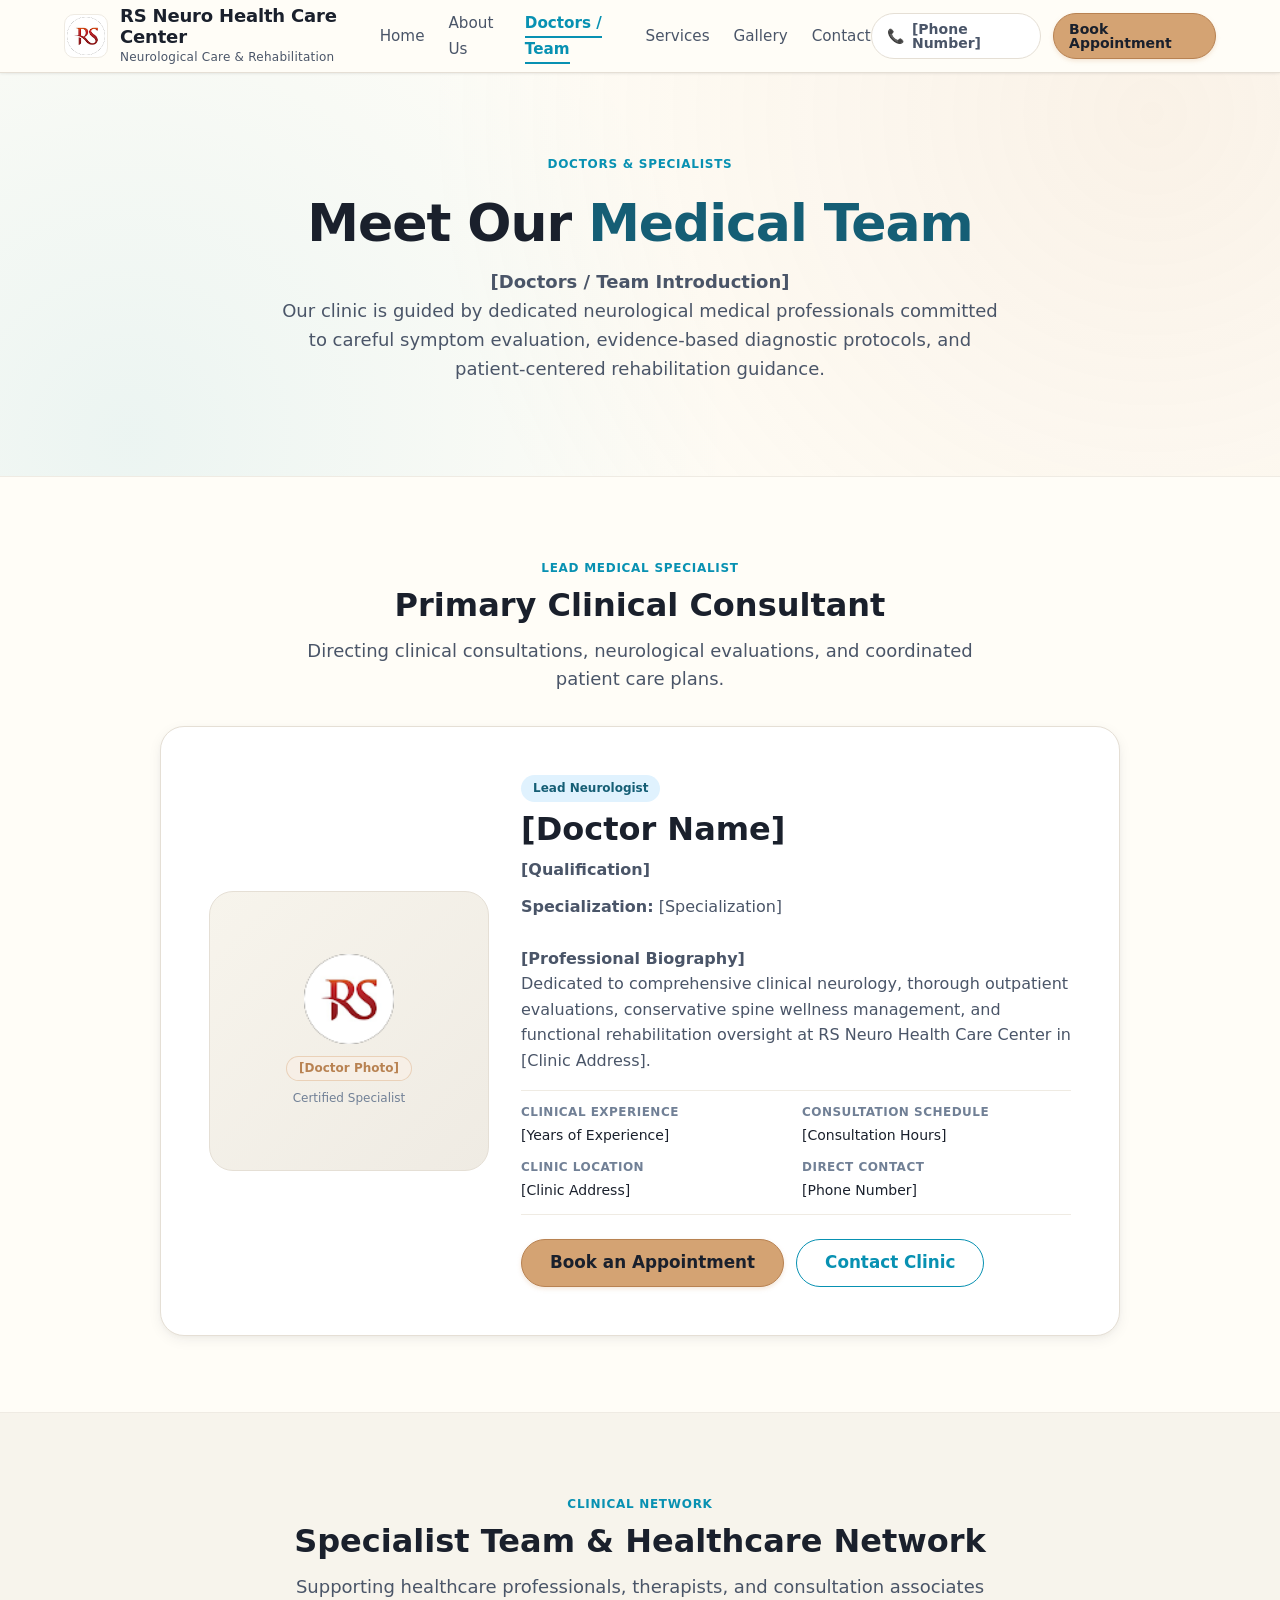
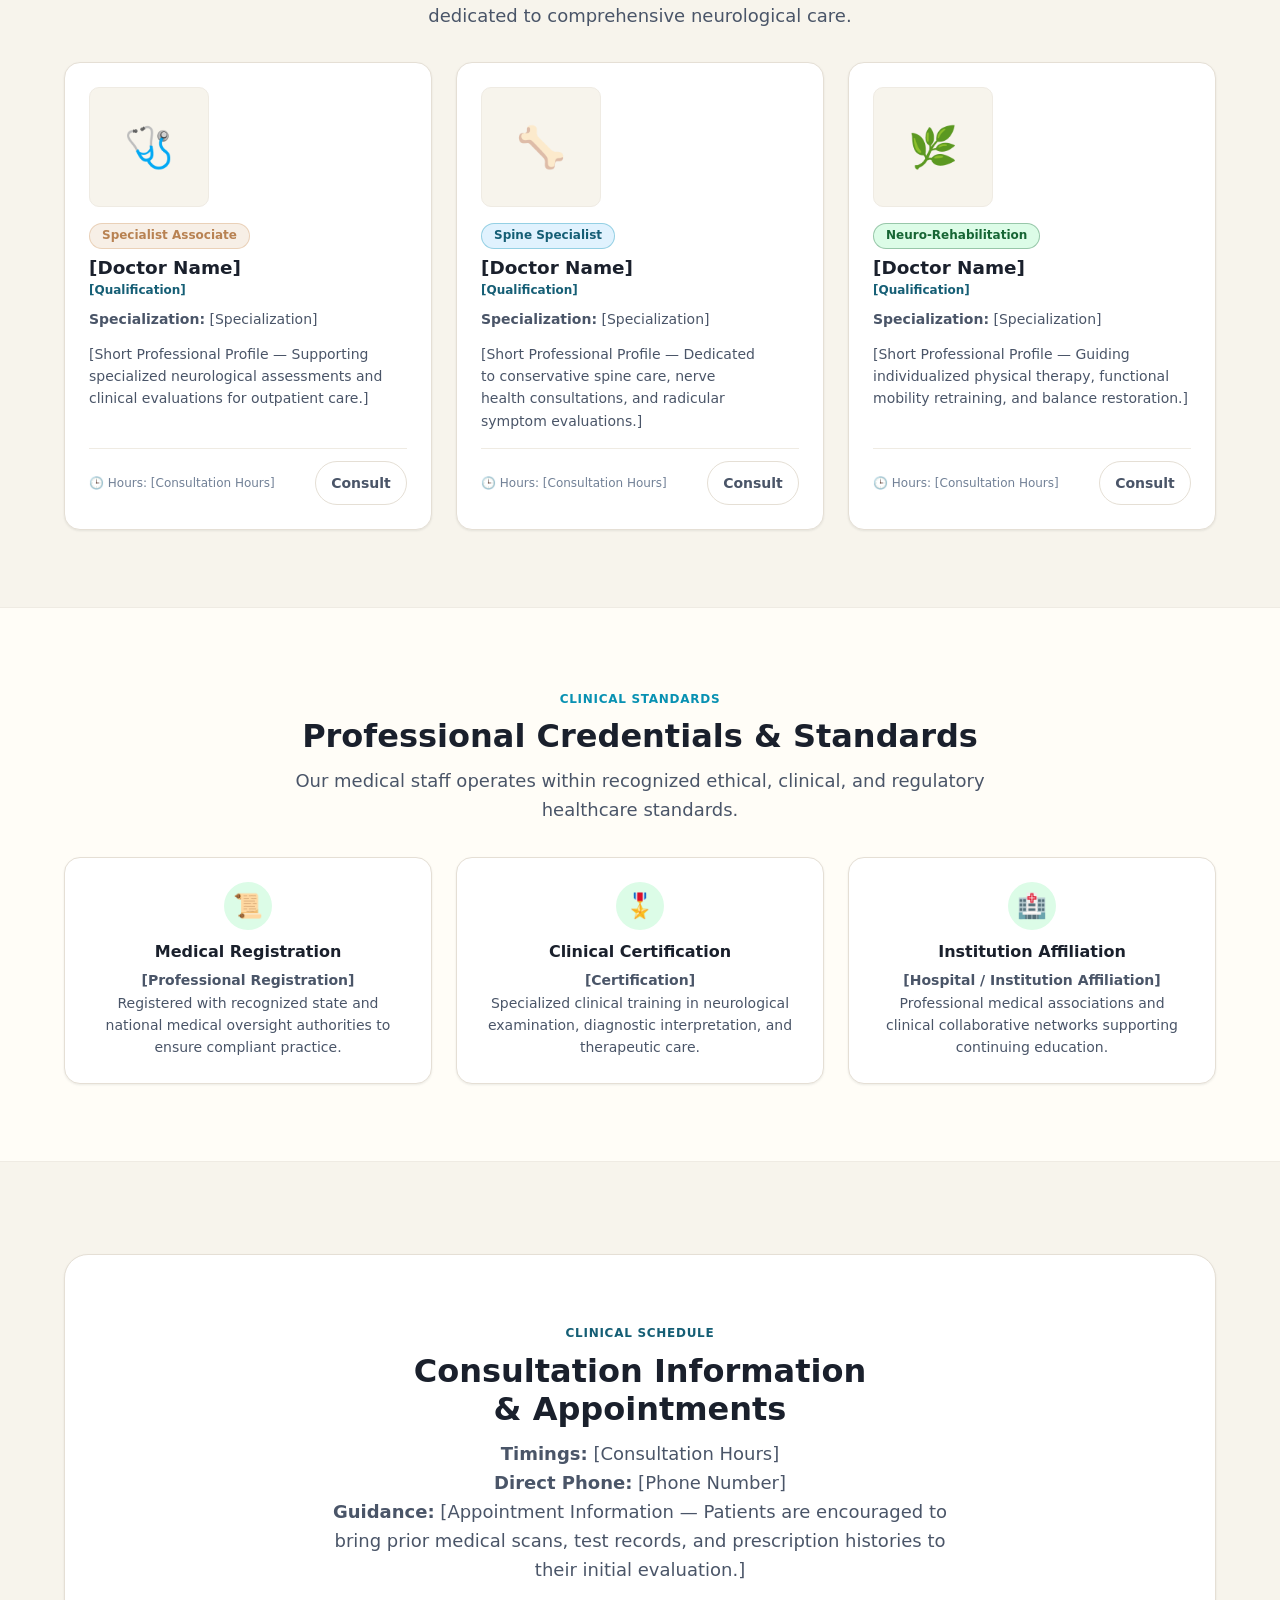
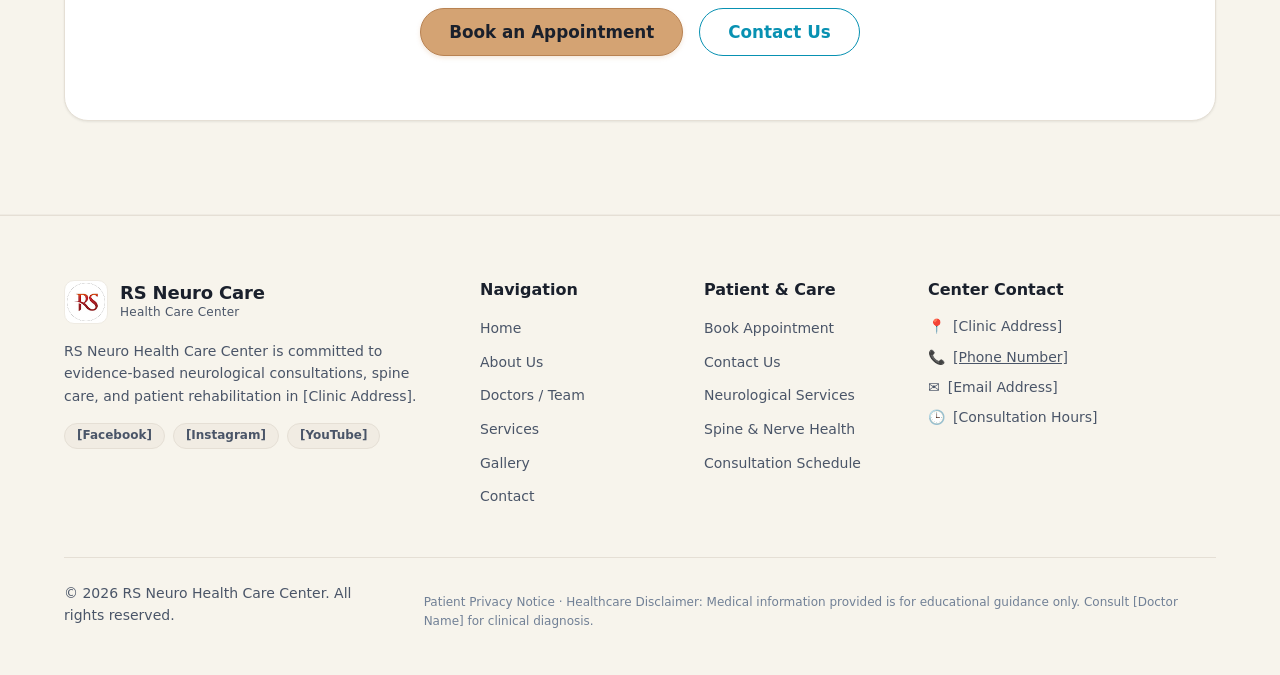
<file: doctors.html>
<!DOCTYPE html>
<html lang="en">
<head>
  <meta charset="UTF-8">
  <meta name="viewport" content="width=device-width, initial-scale=1.0">
  <title>Doctors & Specialists | RS Neuro Health Care Center</title>
  <meta name="description" content="Meet our neurological specialists and medical team at RS Neuro Health Care Center in [Clinic Address]. Call [Phone Number].">
  <link rel="canonical" href="https://fs-groupz.github.io/RS-Neuro-Health-Care-Center/doctors.html">
  <meta property="og:title" content="Doctors & Specialists | RS Neuro Health Care Center">
  <meta property="og:description" content="Dedicated medical team providing specialized neurological assessments, spine health, and rehabilitation guidance.">
  <meta property="og:type" content="website">
  <meta property="og:url" content="https://fs-groupz.github.io/RS-Neuro-Health-Care-Center/doctors.html">
  <meta property="og:image" content="https://fs-groupz.github.io/RS-Neuro-Health-Care-Center/rs-logo.png">
  <meta name="twitter:card" content="summary">
  <meta name="twitter:title" content="Doctors & Specialists | RS Neuro Health Care Center">
  <meta name="twitter:description" content="Dedicated medical team providing specialized neurological assessments, spine health, and rehabilitation guidance.">
  <meta name="twitter:image" content="https://fs-groupz.github.io/RS-Neuro-Health-Care-Center/rs-logo.png">
  <link rel="icon" type="image/png" href="rs-logo.png">
  <link rel="stylesheet" href="css/style.css">
  <script type="application/ld+json">
  {
    "@context": "https://schema.org",
    "@type": "MedicalClinic",
    "name": "RS Neuro Health Care Center",
    "url": "https://fs-groupz.github.io/RS-Neuro-Health-Care-Center/doctors.html",
    "medicalSpecialty": ["Neurology", "NeuroRehabilitation"]
  }
  </script>
</head>
<body>
  <!-- Accessible Skip Link -->
  <a href="#main-content" class="skip-link">Skip to main content</a>

  <!-- Global Header -->
  <header class="header">
    <div class="container nav-container">
      <a href="index.html" class="brand" aria-label="RS Neuro Health Care Center Home">
        <img src="rs-logo.png" alt="RS Neuro Health Care Center Logo" class="brand-logo" width="44" height="44">
        <div class="brand-info">
          <span class="brand-title">RS Neuro Health Care Center</span>
          <span class="brand-subtitle">Neurological Care & Rehabilitation</span>
        </div>
      </a>

      <!-- Desktop Navigation -->
      <nav aria-label="Main Navigation">
        <ul class="nav-menu">
          <li><a href="index.html" class="nav-link">Home</a></li>
          <li><a href="about.html" class="nav-link">About Us</a></li>
          <li><a href="doctors.html" class="nav-link active" aria-current="page">Doctors / Team</a></li>
          <li><a href="services.html" class="nav-link">Services</a></li>
          <li><a href="gallery.html" class="nav-link">Gallery</a></li>
          <li><a href="contact.html" class="nav-link">Contact</a></li>
        </ul>
      </nav>

      <!-- Desktop Actions -->
      <div class="nav-actions">
        <a href="tel:[Phone Number]" class="btn btn-subtle btn-sm" aria-label="Call clinic at placeholder phone number">
          <span>📞</span> [Phone Number]
        </a>
        <a href="appointment.html" class="btn btn-primary btn-sm">
          Book Appointment
        </a>
      </div>

      <!-- Mobile Hamburger Toggle -->
      <button type="button" class="nav-toggle" id="navToggle" aria-label="Toggle navigation menu" aria-expanded="false" aria-controls="mobileDrawer">
        <span class="nav-toggle-bar"></span>
        <span class="nav-toggle-bar"></span>
        <span class="nav-toggle-bar"></span>
      </button>
    </div>

    <!-- Mobile Drawer -->
    <div class="mobile-drawer" id="mobileDrawer" aria-hidden="true">
      <ul class="mobile-nav-list">
        <li><a href="index.html" class="mobile-nav-link">Home</a></li>
        <li><a href="about.html" class="mobile-nav-link">About Us</a></li>
        <li><a href="doctors.html" class="mobile-nav-link active" aria-current="page">Doctors / Team</a></li>
        <li><a href="services.html" class="mobile-nav-link">Services</a></li>
        <li><a href="gallery.html" class="mobile-nav-link">Gallery</a></li>
        <li><a href="contact.html" class="mobile-nav-link">Contact</a></li>
      </ul>
      <div class="mobile-drawer-actions">
        <a href="appointment.html" class="btn btn-primary" style="width: 100%;">Book Appointment</a>
        <a href="tel:[Phone Number]" class="btn btn-outline" style="width: 100%;">📞 Call: [Phone Number]</a>
      </div>
    </div>
  </header>

  <!-- Main Content Landmark -->
  <main id="main-content">
    <!-- SECTION 1 — DOCTORS PAGE HERO -->
    <section class="hero" aria-labelledby="doctors-hero-heading">
      <div class="container">
        <div class="section-header section-header-center" style="margin-bottom: var(--space-4);">
          <span class="section-tag">Doctors & Specialists</span>
          <h1 id="doctors-hero-heading" class="hero-display-title">
            Meet Our <span class="text-accent">Medical Team</span>
          </h1>
          <p class="text-lead" style="max-width: 720px; margin-inline: auto;">
            <strong>[Doctors / Team Introduction]</strong><br>
            Our clinic is guided by dedicated neurological medical professionals committed to careful symptom evaluation, evidence-based diagnostic protocols, and patient-centered rehabilitation guidance.
          </p>
        </div>
      </div>
    </section>

    <!-- SECTION 2 — PRIMARY DOCTOR PROFILE -->
    <section class="section" aria-labelledby="primary-doctor-heading">
      <div class="container">
        <div class="section-header section-header-center">
          <span class="section-tag">Lead Medical Specialist</span>
          <h2 id="primary-doctor-heading" class="section-title">Primary Clinical Consultant</h2>
          <p class="section-desc">
            Directing clinical consultations, neurological evaluations, and coordinated patient care plans.
          </p>
        </div>

        <article class="doctor-featured">
          <!-- Doctor Image / Placeholder -->
          <div class="doctor-featured-avatar">
            <img src="rs-logo.png" alt="RS Neuro Health Care Center Specialist Emblem" style="max-width: 90px; height: auto; margin-bottom: var(--space-3);" width="90" height="90">
            <span class="badge badge-sand">[Doctor Photo]</span>
            <span class="text-caption" style="margin-top: var(--space-2);">Certified Specialist</span>
          </div>

          <!-- Doctor Content -->
          <div class="doctor-featured-details">
            <span class="doctor-spec-pill">Lead Neurologist</span>
            <h3 class="doctor-featured-title">[Doctor Name]</h3>
            <p class="doctor-featured-quals">[Qualification]</p>
            <p class="doctor-featured-bio">
              <strong>Specialization:</strong> [Specialization]<br><br>
              <strong>[Professional Biography]</strong><br>
              Dedicated to comprehensive clinical neurology, thorough outpatient evaluations, conservative spine wellness management, and functional rehabilitation oversight at RS Neuro Health Care Center in [Clinic Address].
            </p>

            <div class="doctor-data-grid">
              <div class="doctor-data-item">
                <span class="doctor-data-label">Clinical Experience</span>
                <span class="doctor-data-val">[Years of Experience]</span>
              </div>
              <div class="doctor-data-item">
                <span class="doctor-data-label">Consultation Schedule</span>
                <span class="doctor-data-val">[Consultation Hours]</span>
              </div>
              <div class="doctor-data-item">
                <span class="doctor-data-label">Clinic Location</span>
                <span class="doctor-data-val">[Clinic Address]</span>
              </div>
              <div class="doctor-data-item">
                <span class="doctor-data-label">Direct Contact</span>
                <span class="doctor-data-val">[Phone Number]</span>
              </div>
            </div>

            <div style="display: flex; gap: var(--space-3); flex-wrap: wrap;">
              <a href="appointment.html" class="btn btn-primary btn-lg">Book an Appointment</a>
              <a href="contact.html" class="btn btn-outline btn-lg">Contact Clinic</a>
            </div>
          </div>
        </article>
      </div>
    </section>

    <!-- SECTION 3 — ADDITIONAL TEAM STRUCTURE -->
    <section class="section section-alt" aria-labelledby="team-heading">
      <div class="container">
        <div class="section-header section-header-center">
          <span class="section-tag">Clinical Network</span>
          <h2 id="team-heading" class="section-title">Specialist Team & Healthcare Network</h2>
          <p class="section-desc">
            Supporting healthcare professionals, therapists, and consultation associates dedicated to comprehensive neurological care.
          </p>
        </div>

        <div class="team-grid">
          <!-- Team Card 1 -->
          <article class="team-card">
            <div class="team-avatar-box">
              <span>🩺</span>
            </div>
            <span class="badge badge-sand" style="margin-bottom: var(--space-2); width: fit-content;">Specialist Associate</span>
            <h3 class="team-name">[Doctor Name]</h3>
            <p class="team-quals">[Qualification]</p>
            <p class="team-spec"><strong>Specialization:</strong> [Specialization]</p>
            <p class="team-bio">
              [Short Professional Profile — Supporting specialized neurological assessments and clinical evaluations for outpatient care.]
            </p>
            <div class="team-footer">
              <span>🕒 Hours: [Consultation Hours]</span>
              <a href="appointment.html" class="btn btn-subtle btn-sm">Consult</a>
            </div>
          </article>

          <!-- Team Card 2 -->
          <article class="team-card">
            <div class="team-avatar-box">
              <span>🦴</span>
            </div>
            <span class="badge badge-ocean" style="margin-bottom: var(--space-2); width: fit-content;">Spine Specialist</span>
            <h3 class="team-name">[Doctor Name]</h3>
            <p class="team-quals">[Qualification]</p>
            <p class="team-spec"><strong>Specialization:</strong> [Specialization]</p>
            <p class="team-bio">
              [Short Professional Profile — Dedicated to conservative spine care, nerve health consultations, and radicular symptom evaluations.]
            </p>
            <div class="team-footer">
              <span>🕒 Hours: [Consultation Hours]</span>
              <a href="appointment.html" class="btn btn-subtle btn-sm">Consult</a>
            </div>
          </article>

          <!-- Team Card 3 -->
          <article class="team-card">
            <div class="team-avatar-box">
              <span>🌿</span>
            </div>
            <span class="badge badge-forest" style="margin-bottom: var(--space-2); width: fit-content;">Neuro-Rehabilitation</span>
            <h3 class="team-name">[Doctor Name]</h3>
            <p class="team-quals">[Qualification]</p>
            <p class="team-spec"><strong>Specialization:</strong> [Specialization]</p>
            <p class="team-bio">
              [Short Professional Profile — Guiding individualized physical therapy, functional mobility retraining, and balance restoration.]
            </p>
            <div class="team-footer">
              <span>🕒 Hours: [Consultation Hours]</span>
              <a href="appointment.html" class="btn btn-subtle btn-sm">Consult</a>
            </div>
          </article>
        </div>
      </div>
    </section>

    <!-- SECTION 4 — PROFESSIONAL CREDENTIALS AREA -->
    <section class="section" aria-labelledby="credentials-heading">
      <div class="container">
        <div class="section-header section-header-center">
          <span class="section-tag">Clinical Standards</span>
          <h2 id="credentials-heading" class="section-title">Professional Credentials & Standards</h2>
          <p class="section-desc">
            Our medical staff operates within recognized ethical, clinical, and regulatory healthcare standards.
          </p>
        </div>

        <div class="credentials-grid">
          <div class="credentials-card">
            <div class="credentials-icon">📜</div>
            <h3 class="credentials-title">Medical Registration</h3>
            <p class="credentials-desc">
              <strong>[Professional Registration]</strong><br>
              Registered with recognized state and national medical oversight authorities to ensure compliant practice.
            </p>
          </div>

          <div class="credentials-card">
            <div class="credentials-icon">🎖️</div>
            <h3 class="credentials-title">Clinical Certification</h3>
            <p class="credentials-desc">
              <strong>[Certification]</strong><br>
              Specialized clinical training in neurological examination, diagnostic interpretation, and therapeutic care.
            </p>
          </div>

          <div class="credentials-card">
            <div class="credentials-icon">🏥</div>
            <h3 class="credentials-title">Institution Affiliation</h3>
            <p class="credentials-desc">
              <strong>[Hospital / Institution Affiliation]</strong><br>
              Professional medical associations and clinical collaborative networks supporting continuing education.
            </p>
          </div>
        </div>
      </div>
    </section>

    <!-- SECTION 5 — CONSULTATION INFORMATION & CTA -->
    <section class="section section-alt" aria-labelledby="booking-heading">
      <div class="container">
        <div class="cta-section" style="background-color: var(--color-surface); border: 1px solid var(--color-border);">
          <div class="cta-content">
            <span class="section-tag" style="color: var(--color-ocean-dark);">Clinical Schedule</span>
            <h2 id="booking-heading" class="cta-title">Consultation Information & Appointments</h2>
            <p class="cta-desc">
              <strong>Timings:</strong> [Consultation Hours]<br>
              <strong>Direct Phone:</strong> [Phone Number]<br>
              <strong>Guidance:</strong> [Appointment Information — Patients are encouraged to bring prior medical scans, test records, and prescription histories to their initial evaluation.]
            </p>
            <div class="cta-actions">
              <a href="appointment.html" class="btn btn-primary btn-lg">Book an Appointment</a>
              <a href="contact.html" class="btn btn-outline btn-lg">Contact Us</a>
            </div>
          </div>
        </div>
      </div>
    </section>
  </main>

  <!-- Global Footer -->
  <footer class="footer">
    <div class="container">
      <div class="footer-grid">
        <!-- Col 1: Brand & Bio -->
        <div>
          <a href="index.html" class="brand" style="margin-bottom: var(--space-4);">
            <img src="rs-logo.png" alt="RS Neuro Health Care Center Logo" class="brand-logo" width="40" height="40">
            <div class="brand-info">
              <span class="brand-title">RS Neuro Care</span>
              <span class="brand-subtitle">Health Care Center</span>
            </div>
          </a>
          <p class="text-sm" style="margin-bottom: var(--space-4);">
            RS Neuro Health Care Center is committed to evidence-based neurological consultations, spine care, and patient rehabilitation in [Clinic Address].
          </p>
          <div style="display: flex; gap: var(--space-2); flex-wrap: wrap;">
            <span class="badge badge-neutral" role="note" aria-label="Clinic Facebook: [Social Link Pending Configuration]">[Facebook]</span>
            <span class="badge badge-neutral" role="note" aria-label="Clinic Instagram: [Social Link Pending Configuration]">[Instagram]</span>
            <span class="badge badge-neutral" role="note" aria-label="Clinic YouTube: [Social Link Pending Configuration]">[YouTube]</span>
          </div>
        </div>

        <!-- Col 2: Navigation -->
        <div>
          <h4 class="footer-col-title">Navigation</h4>
          <ul class="footer-links">
            <li><a href="index.html">Home</a></li>
            <li><a href="about.html">About Us</a></li>
            <li><a href="doctors.html">Doctors / Team</a></li>
            <li><a href="services.html">Services</a></li>
            <li><a href="gallery.html">Gallery</a></li>
            <li><a href="contact.html">Contact</a></li>
          </ul>
        </div>

        <!-- Col 3: Patient Care Links -->
        <div>
          <h4 class="footer-col-title">Patient & Care</h4>
          <ul class="footer-links">
            <li><a href="appointment.html">Book Appointment</a></li>
            <li><a href="contact.html">Contact Us</a></li>
            <li><a href="services.html">Neurological Services</a></li>
            <li><a href="services.html">Spine & Nerve Health</a></li>
            <li><a href="doctors.html">Consultation Schedule</a></li>
          </ul>
        </div>

        <!-- Col 4: Contact Placeholders -->
        <div>
          <h4 class="footer-col-title">Center Contact</h4>
          <div class="footer-contact-list">
            <div class="footer-contact-item">
              <span>📍</span>
              <span>[Clinic Address]</span>
            </div>
            <div class="footer-contact-item">
              <span>📞</span>
              <a href="tel:[Phone Number]" style="color: inherit; text-decoration: underline;">[Phone Number]</a>
            </div>
            <div class="footer-contact-item">
              <span>✉️</span>
              <span>[Email Address]</span>
            </div>
            <div class="footer-contact-item">
              <span>🕒</span>
              <span>[Consultation Hours]</span>
            </div>
          </div>
        </div>
      </div>

      <div class="footer-bottom">
        <p>© <span id="currentYear">2025</span> RS Neuro Health Care Center. All rights reserved.</p>
        <p class="text-caption">
          Patient Privacy Notice · Healthcare Disclaimer: Medical information provided is for educational guidance only. Consult [Doctor Name] for clinical diagnosis.
        </p>
      </div>
    </div>
  </footer>

  <script src="js/main.js"></script>
</body>
</html>
</file>
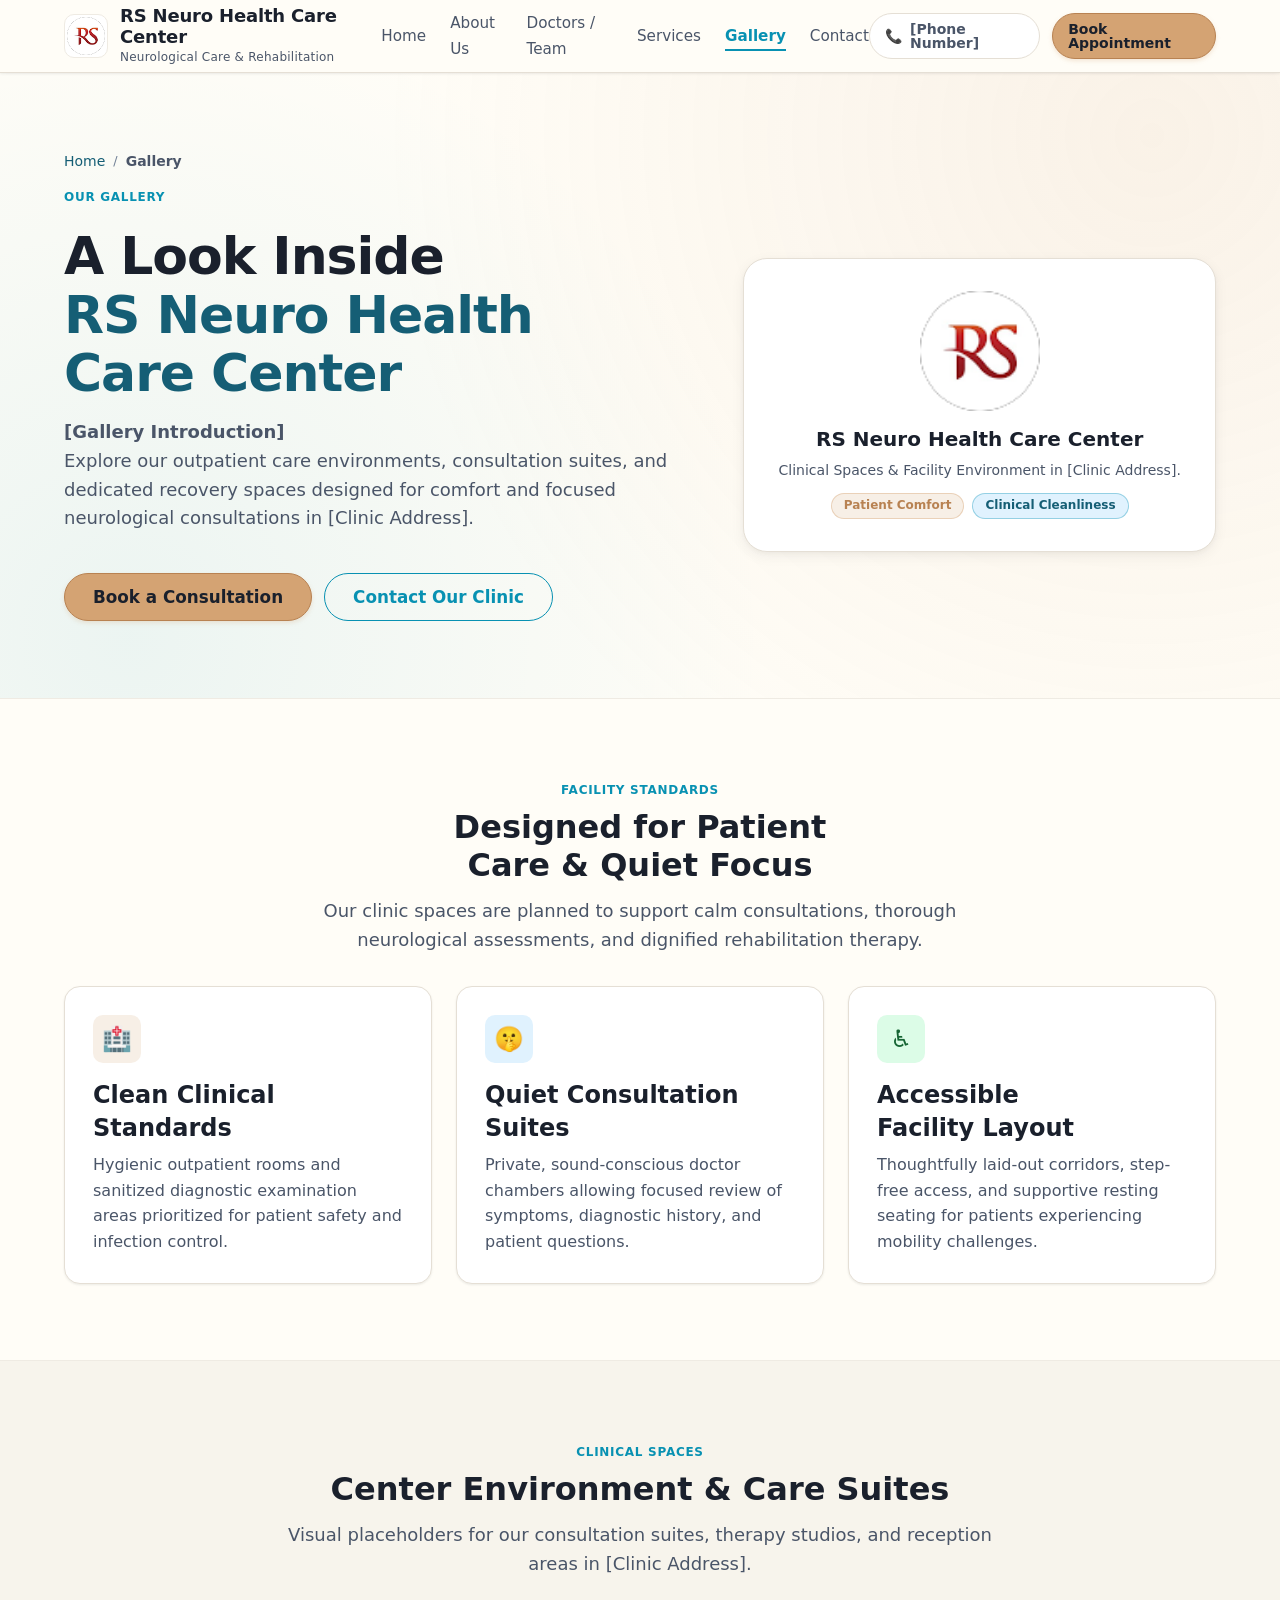
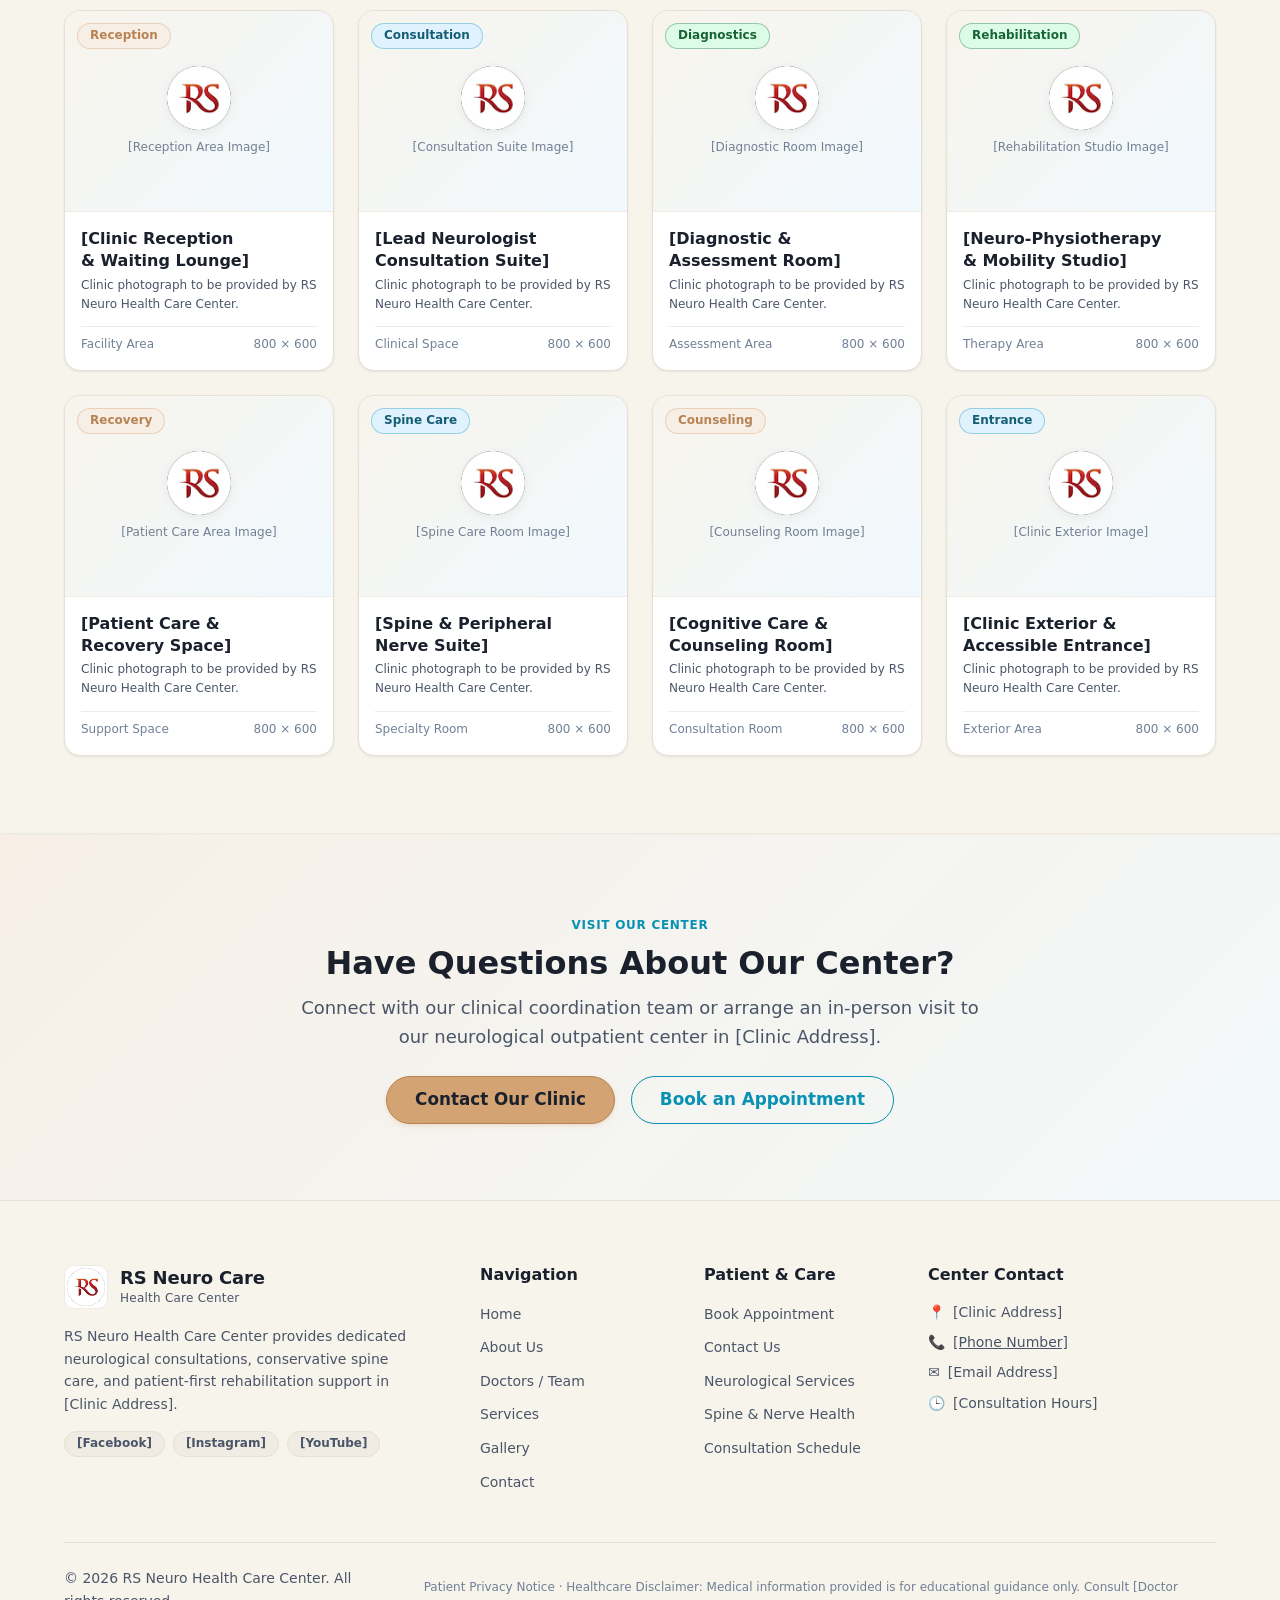
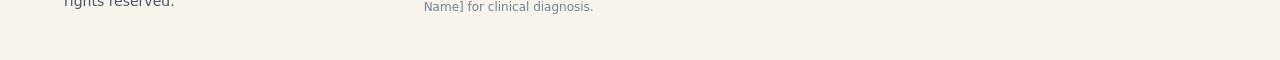
<file: gallery.html>
<!DOCTYPE html>
<html lang="en">
<head>
  <meta charset="UTF-8">
  <meta name="viewport" content="width=device-width, initial-scale=1.0">
  <title>Gallery | RS Neuro Health Care Center</title>
  <meta name="description" content="View clinic photographs, consultation suites, and neurological rehabilitation spaces at RS Neuro Health Care Center in [Clinic Address].">
  <link rel="canonical" href="https://fs-groupz.github.io/RS-Neuro-Health-Care-Center/gallery.html">
  <meta property="og:title" content="Gallery | RS Neuro Health Care Center">
  <meta property="og:description" content="Clinical environments, consultation rooms, and therapy spaces at RS Neuro Health Care Center.">
  <meta property="og:type" content="website">
  <meta property="og:url" content="https://fs-groupz.github.io/RS-Neuro-Health-Care-Center/gallery.html">
  <meta property="og:image" content="https://fs-groupz.github.io/RS-Neuro-Health-Care-Center/rs-logo.png">
  <meta name="twitter:card" content="summary">
  <meta name="twitter:title" content="Gallery | RS Neuro Health Care Center">
  <meta name="twitter:description" content="Clinical environments, consultation rooms, and therapy spaces at RS Neuro Health Care Center.">
  <meta name="twitter:image" content="https://fs-groupz.github.io/RS-Neuro-Health-Care-Center/rs-logo.png">
  <link rel="icon" type="image/png" href="rs-logo.png">
  <link rel="stylesheet" href="css/style.css">
</head>
<body>
  <!-- Accessible Skip Link -->
  <a href="#main-content" class="skip-link">Skip to main content</a>

  <!-- Global Header -->
  <header class="header">
    <div class="container nav-container">
      <!-- Left: Logo & Branding -->
      <a href="index.html" class="brand" aria-label="RS Neuro Health Care Center Home">
        <img src="rs-logo.png" alt="RS Neuro Health Care Center Logo" class="brand-logo" width="44" height="44">
        <div class="brand-info">
          <span class="brand-title">RS Neuro Health Care Center</span>
          <span class="brand-subtitle">Neurological Care & Rehabilitation</span>
        </div>
      </a>

      <!-- Center: Global Navigation -->
      <nav aria-label="Main Navigation">
        <ul class="nav-menu">
          <li><a href="index.html" class="nav-link">Home</a></li>
          <li><a href="about.html" class="nav-link">About Us</a></li>
          <li><a href="doctors.html" class="nav-link">Doctors / Team</a></li>
          <li><a href="services.html" class="nav-link">Services</a></li>
          <li><a href="gallery.html" class="nav-link active" aria-current="page">Gallery</a></li>
          <li><a href="contact.html" class="nav-link">Contact</a></li>
        </ul>
      </nav>

      <!-- Right: Action CTAs -->
      <div class="nav-actions">
        <a href="tel:[Phone Number]" class="btn btn-subtle btn-sm" aria-label="Call clinic at placeholder phone number">
          <span>📞</span> [Phone Number]
        </a>
        <a href="appointment.html" class="btn btn-primary btn-sm">
          Book Appointment
        </a>
      </div>

      <!-- Mobile Navigation Hamburger Toggle -->
      <button type="button" class="nav-toggle" id="navToggle" aria-label="Toggle navigation menu" aria-expanded="false" aria-controls="mobileDrawer">
        <span class="nav-toggle-bar"></span>
        <span class="nav-toggle-bar"></span>
        <span class="nav-toggle-bar"></span>
      </button>
    </div>

    <!-- Mobile Navigation Drawer -->
    <div class="mobile-drawer" id="mobileDrawer" aria-hidden="true">
      <ul class="mobile-nav-list">
        <li><a href="index.html" class="mobile-nav-link">Home</a></li>
        <li><a href="about.html" class="mobile-nav-link">About Us</a></li>
        <li><a href="doctors.html" class="mobile-nav-link">Doctors / Team</a></li>
        <li><a href="services.html" class="mobile-nav-link">Services</a></li>
        <li><a href="gallery.html" class="mobile-nav-link active" aria-current="page">Gallery</a></li>
        <li><a href="contact.html" class="mobile-nav-link">Contact</a></li>
      </ul>
      <div class="mobile-drawer-actions">
        <a href="appointment.html" class="btn btn-primary" style="width: 100%;">Book Appointment</a>
        <a href="tel:[Phone Number]" class="btn btn-outline" style="width: 100%;">📞 Call: [Phone Number]</a>
      </div>
    </div>
  </header>

  <!-- Main Content Landmark -->
  <main id="main-content">
    <!-- SECTION 1 — GALLERY HERO -->
    <section class="hero" aria-labelledby="gallery-hero-heading">
      <div class="container">
        <!-- Accessible Breadcrumb -->
        <nav aria-label="Breadcrumb" class="breadcrumb-nav">
          <ol class="breadcrumb-list">
            <li class="breadcrumb-item"><a href="index.html">Home</a></li>
            <li class="breadcrumb-separator" aria-hidden="true">/</li>
            <li class="breadcrumb-item breadcrumb-current" aria-current="page">Gallery</li>
          </ol>
        </nav>

        <div class="hero-grid">
          <div class="hero-content">
            <span class="section-tag">Our Gallery</span>
            <h1 id="gallery-hero-heading" class="hero-display-title">
              A Look Inside <span class="text-accent">RS Neuro Health Care Center</span>
            </h1>
            <p class="text-lead">
              <strong>[Gallery Introduction]</strong><br>
              Explore our outpatient care environments, consultation suites, and dedicated recovery spaces designed for comfort and focused neurological consultations in [Clinic Address].
            </p>
            <div class="hero-actions">
              <a href="appointment.html" class="btn btn-primary btn-lg">Book a Consultation</a>
              <a href="contact.html" class="btn btn-outline btn-lg">Contact Our Clinic</a>
            </div>
          </div>

          <!-- Hero Visual: Clinic Emblem Card -->
          <div class="hero-card">
            <img src="rs-logo.png" alt="RS Neuro Health Care Center Official Emblem" class="hero-logo-img" width="120" height="120">
            <h2 style="font-size: 1.25rem; margin-bottom: var(--space-2);">RS Neuro Health Care Center</h2>
            <p class="text-sm" style="margin-bottom: var(--space-3);">
              Clinical Spaces & Facility Environment in [Clinic Address].
            </p>
            <div style="display: flex; gap: var(--space-2); justify-content: center; flex-wrap: wrap;">
              <span class="badge badge-sand">Patient Comfort</span>
              <span class="badge badge-ocean">Clinical Cleanliness</span>
            </div>
          </div>
        </div>
      </div>
    </section>

    <!-- SECTION 2 — GALLERY OVERVIEW -->
    <section class="section" aria-labelledby="gallery-intro-heading">
      <div class="container">
        <div class="section-header section-header-center">
          <span class="section-tag">Facility Standards</span>
          <h2 id="gallery-intro-heading" class="section-title">Designed for Patient Care & Quiet Focus</h2>
          <p class="section-desc">
            Our clinic spaces are planned to support calm consultations, thorough neurological assessments, and dignified rehabilitation therapy.
          </p>
        </div>

        <div class="grid grid-3">
          <article class="card">
            <div class="card-icon">🏥</div>
            <h3 class="card-title">Clean Clinical Standards</h3>
            <p class="card-body">
              Hygienic outpatient rooms and sanitized diagnostic examination areas prioritized for patient safety and infection control.
            </p>
          </article>

          <article class="card">
            <div class="card-icon card-icon-ocean">🤫</div>
            <h3 class="card-title">Quiet Consultation Suites</h3>
            <p class="card-body">
              Private, sound-conscious doctor chambers allowing focused review of symptoms, diagnostic history, and patient questions.
            </p>
          </article>

          <article class="card">
            <div class="card-icon card-icon-forest">♿</div>
            <h3 class="card-title">Accessible Facility Layout</h3>
            <p class="card-body">
              Thoughtfully laid-out corridors, step-free access, and supportive resting seating for patients experiencing mobility challenges.
            </p>
          </article>
        </div>
      </div>
    </section>

    <!-- SECTION 3 — GALLERY GRID (8 SLOTS) -->
    <section class="section section-alt" aria-labelledby="gallery-grid-heading">
      <div class="container">
        <div class="section-header section-header-center">
          <span class="section-tag">Clinical Spaces</span>
          <h2 id="gallery-grid-heading" class="section-title">Center Environment & Care Suites</h2>
          <p class="section-desc">
            Visual placeholders for our consultation suites, therapy studios, and reception areas in [Clinic Address].
          </p>
        </div>

        <div class="gallery-grid">
          <!-- Slot 1 -->
          <article class="gallery-card">
            <div class="gallery-visual">
              <span class="badge badge-sand gallery-badge">Reception</span>
              <img src="rs-logo.png" alt="RS Neuro Health Care Center Emblem" class="gallery-emblem" width="64" height="64">
              <span class="text-caption" style="color: var(--color-text-muted);">[Reception Area Image]</span>
            </div>
            <div class="gallery-info">
              <h3 class="gallery-title">[Clinic Reception & Waiting Lounge]</h3>
              <p class="gallery-desc">Clinic photograph to be provided by RS Neuro Health Care Center.</p>
              <div class="gallery-meta">
                <span>Facility Area</span>
                <span>800 × 600</span>
              </div>
            </div>
          </article>

          <!-- Slot 2 -->
          <article class="gallery-card">
            <div class="gallery-visual">
              <span class="badge badge-ocean gallery-badge">Consultation</span>
              <img src="rs-logo.png" alt="RS Neuro Health Care Center Emblem" class="gallery-emblem" width="64" height="64">
              <span class="text-caption" style="color: var(--color-text-muted);">[Consultation Suite Image]</span>
            </div>
            <div class="gallery-info">
              <h3 class="gallery-title">[Lead Neurologist Consultation Suite]</h3>
              <p class="gallery-desc">Clinic photograph to be provided by RS Neuro Health Care Center.</p>
              <div class="gallery-meta">
                <span>Clinical Space</span>
                <span>800 × 600</span>
              </div>
            </div>
          </article>

          <!-- Slot 3 -->
          <article class="gallery-card">
            <div class="gallery-visual">
              <span class="badge badge-forest gallery-badge">Diagnostics</span>
              <img src="rs-logo.png" alt="RS Neuro Health Care Center Emblem" class="gallery-emblem" width="64" height="64">
              <span class="text-caption" style="color: var(--color-text-muted);">[Diagnostic Room Image]</span>
            </div>
            <div class="gallery-info">
              <h3 class="gallery-title">[Diagnostic & Assessment Room]</h3>
              <p class="gallery-desc">Clinic photograph to be provided by RS Neuro Health Care Center.</p>
              <div class="gallery-meta">
                <span>Assessment Area</span>
                <span>800 × 600</span>
              </div>
            </div>
          </article>

          <!-- Slot 4 -->
          <article class="gallery-card">
            <div class="gallery-visual">
              <span class="badge badge-forest gallery-badge">Rehabilitation</span>
              <img src="rs-logo.png" alt="RS Neuro Health Care Center Emblem" class="gallery-emblem" width="64" height="64">
              <span class="text-caption" style="color: var(--color-text-muted);">[Rehabilitation Studio Image]</span>
            </div>
            <div class="gallery-info">
              <h3 class="gallery-title">[Neuro-Physiotherapy & Mobility Studio]</h3>
              <p class="gallery-desc">Clinic photograph to be provided by RS Neuro Health Care Center.</p>
              <div class="gallery-meta">
                <span>Therapy Area</span>
                <span>800 × 600</span>
              </div>
            </div>
          </article>

          <!-- Slot 5 -->
          <article class="gallery-card">
            <div class="gallery-visual">
              <span class="badge badge-sand gallery-badge">Recovery</span>
              <img src="rs-logo.png" alt="RS Neuro Health Care Center Emblem" class="gallery-emblem" width="64" height="64">
              <span class="text-caption" style="color: var(--color-text-muted);">[Patient Care Area Image]</span>
            </div>
            <div class="gallery-info">
              <h3 class="gallery-title">[Patient Care & Recovery Space]</h3>
              <p class="gallery-desc">Clinic photograph to be provided by RS Neuro Health Care Center.</p>
              <div class="gallery-meta">
                <span>Support Space</span>
                <span>800 × 600</span>
              </div>
            </div>
          </article>

          <!-- Slot 6 -->
          <article class="gallery-card">
            <div class="gallery-visual">
              <span class="badge badge-ocean gallery-badge">Spine Care</span>
              <img src="rs-logo.png" alt="RS Neuro Health Care Center Emblem" class="gallery-emblem" width="64" height="64">
              <span class="text-caption" style="color: var(--color-text-muted);">[Spine Care Room Image]</span>
            </div>
            <div class="gallery-info">
              <h3 class="gallery-title">[Spine & Peripheral Nerve Suite]</h3>
              <p class="gallery-desc">Clinic photograph to be provided by RS Neuro Health Care Center.</p>
              <div class="gallery-meta">
                <span>Specialty Room</span>
                <span>800 × 600</span>
              </div>
            </div>
          </article>

          <!-- Slot 7 -->
          <article class="gallery-card">
            <div class="gallery-visual">
              <span class="badge badge-sand gallery-badge">Counseling</span>
              <img src="rs-logo.png" alt="RS Neuro Health Care Center Emblem" class="gallery-emblem" width="64" height="64">
              <span class="text-caption" style="color: var(--color-text-muted);">[Counseling Room Image]</span>
            </div>
            <div class="gallery-info">
              <h3 class="gallery-title">[Cognitive Care & Counseling Room]</h3>
              <p class="gallery-desc">Clinic photograph to be provided by RS Neuro Health Care Center.</p>
              <div class="gallery-meta">
                <span>Consultation Room</span>
                <span>800 × 600</span>
              </div>
            </div>
          </article>

          <!-- Slot 8 -->
          <article class="gallery-card">
            <div class="gallery-visual">
              <span class="badge badge-ocean gallery-badge">Entrance</span>
              <img src="rs-logo.png" alt="RS Neuro Health Care Center Emblem" class="gallery-emblem" width="64" height="64">
              <span class="text-caption" style="color: var(--color-text-muted);">[Clinic Exterior Image]</span>
            </div>
            <div class="gallery-info">
              <h3 class="gallery-title">[Clinic Exterior & Accessible Entrance]</h3>
              <p class="gallery-desc">Clinic photograph to be provided by RS Neuro Health Care Center.</p>
              <div class="gallery-meta">
                <span>Exterior Area</span>
                <span>800 × 600</span>
              </div>
            </div>
          </article>
        </div>
      </div>
    </section>

    <!-- SECTION 4 — GALLERY CONVERSION CTA -->
    <section class="section" style="background: linear-gradient(135deg, var(--color-sand-light) 0%, rgba(224, 242, 254, 0.4) 100%); border-top: 1px solid var(--color-border-subtle);" aria-labelledby="gallery-cta-heading">
      <div class="container text-center">
        <div style="max-width: 680px; margin-inline: auto;">
          <span class="section-tag">Visit Our Center</span>
          <h2 id="gallery-cta-heading" class="section-title">Have Questions About Our Center?</h2>
          <p class="section-desc" style="margin-bottom: var(--space-6);">
            Connect with our clinical coordination team or arrange an in-person visit to our neurological outpatient center in [Clinic Address].
          </p>
          <div class="cta-actions" style="display: flex; gap: var(--space-4); justify-content: center; flex-wrap: wrap;">
            <a href="contact.html" class="btn btn-primary btn-lg">Contact Our Clinic</a>
            <a href="appointment.html" class="btn btn-outline btn-lg">Book an Appointment</a>
          </div>
        </div>
      </div>
    </section>
  </main>

  <!-- Global Footer -->
  <footer class="footer">
    <div class="container">
      <div class="footer-grid">
        <!-- Col 1: Brand & Identity -->
        <div>
          <a href="index.html" class="brand" style="margin-bottom: var(--space-4);">
            <img src="rs-logo.png" alt="RS Neuro Health Care Center Logo" class="brand-logo" width="40" height="40">
            <div class="brand-info">
              <span class="brand-title">RS Neuro Care</span>
              <span class="brand-subtitle">Health Care Center</span>
            </div>
          </a>
          <p class="text-sm" style="margin-bottom: var(--space-4);">
            RS Neuro Health Care Center provides dedicated neurological consultations, conservative spine care, and patient-first rehabilitation support in [Clinic Address].
          </p>
          <div style="display: flex; gap: var(--space-2); flex-wrap: wrap;">
            <span class="badge badge-neutral" role="note" aria-label="Clinic Facebook: [Social Link Pending Configuration]">[Facebook]</span>
            <span class="badge badge-neutral" role="note" aria-label="Clinic Instagram: [Social Link Pending Configuration]">[Instagram]</span>
            <span class="badge badge-neutral" role="note" aria-label="Clinic YouTube: [Social Link Pending Configuration]">[YouTube]</span>
          </div>
        </div>

        <!-- Col 2: Navigation Links -->
        <div>
          <h4 class="footer-col-title">Navigation</h4>
          <ul class="footer-links">
            <li><a href="index.html">Home</a></li>
            <li><a href="about.html">About Us</a></li>
            <li><a href="doctors.html">Doctors / Team</a></li>
            <li><a href="services.html">Services</a></li>
            <li><a href="gallery.html">Gallery</a></li>
            <li><a href="contact.html">Contact</a></li>
          </ul>
        </div>

        <!-- Col 3: Care Pathways -->
        <div>
          <h4 class="footer-col-title">Patient & Care</h4>
          <ul class="footer-links">
            <li><a href="appointment.html">Book Appointment</a></li>
            <li><a href="contact.html">Contact Us</a></li>
            <li><a href="services.html">Neurological Services</a></li>
            <li><a href="services.html">Spine & Nerve Health</a></li>
            <li><a href="doctors.html">Consultation Schedule</a></li>
          </ul>
        </div>

        <!-- Col 4: Contact Information -->
        <div>
          <h4 class="footer-col-title">Center Contact</h4>
          <div class="footer-contact-list">
            <div class="footer-contact-item">
              <span>📍</span>
              <span>[Clinic Address]</span>
            </div>
            <div class="footer-contact-item">
              <span>📞</span>
              <a href="tel:[Phone Number]" style="color: inherit; text-decoration: underline;">[Phone Number]</a>
            </div>
            <div class="footer-contact-item">
              <span>✉️</span>
              <span>[Email Address]</span>
            </div>
            <div class="footer-contact-item">
              <span>🕒</span>
              <span>[Consultation Hours]</span>
            </div>
          </div>
        </div>
      </div>

      <!-- Copyright & Disclaimer -->
      <div class="footer-bottom">
        <p>© <span id="currentYear">2025</span> RS Neuro Health Care Center. All rights reserved.</p>
        <p class="text-caption">
          Patient Privacy Notice · Healthcare Disclaimer: Medical information provided is for educational guidance only. Consult [Doctor Name] for clinical diagnosis.
        </p>
      </div>
    </div>
  </footer>

  <script src="js/main.js"></script>
</body>
</html>
</file>
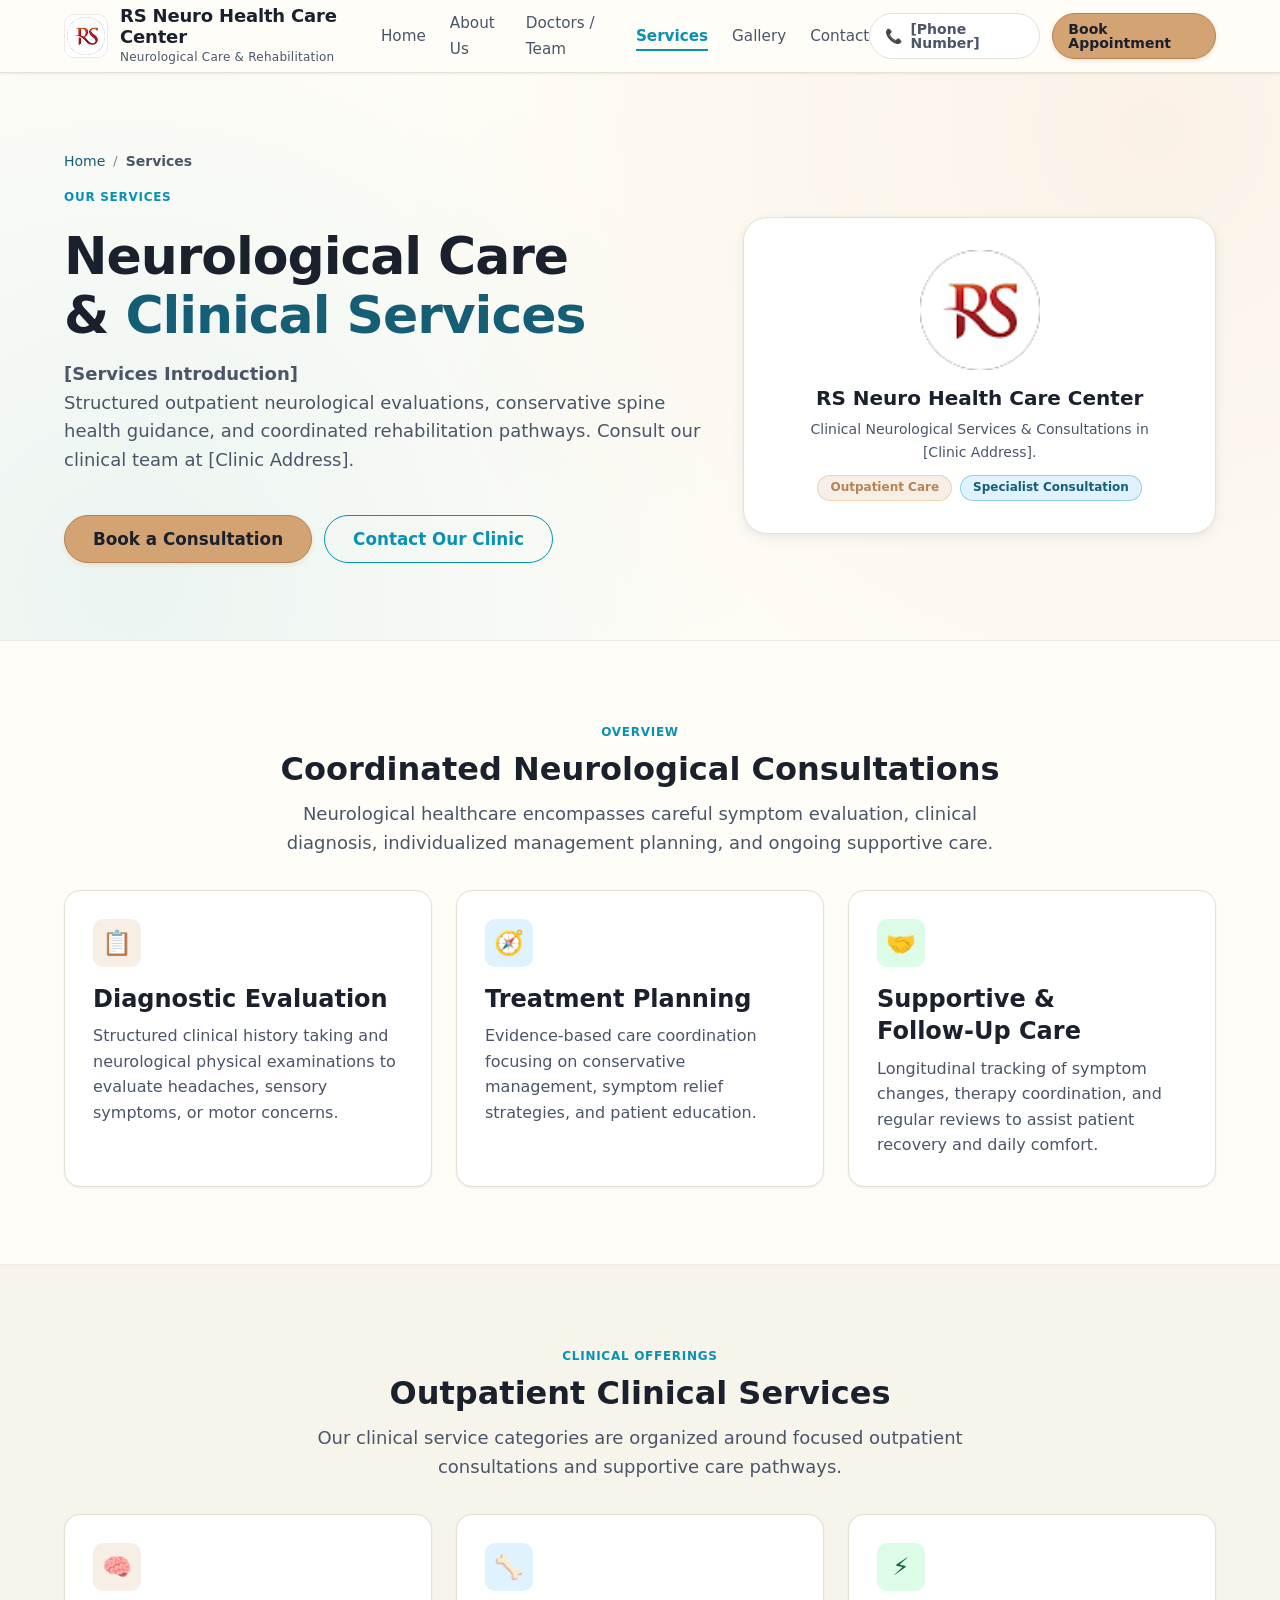
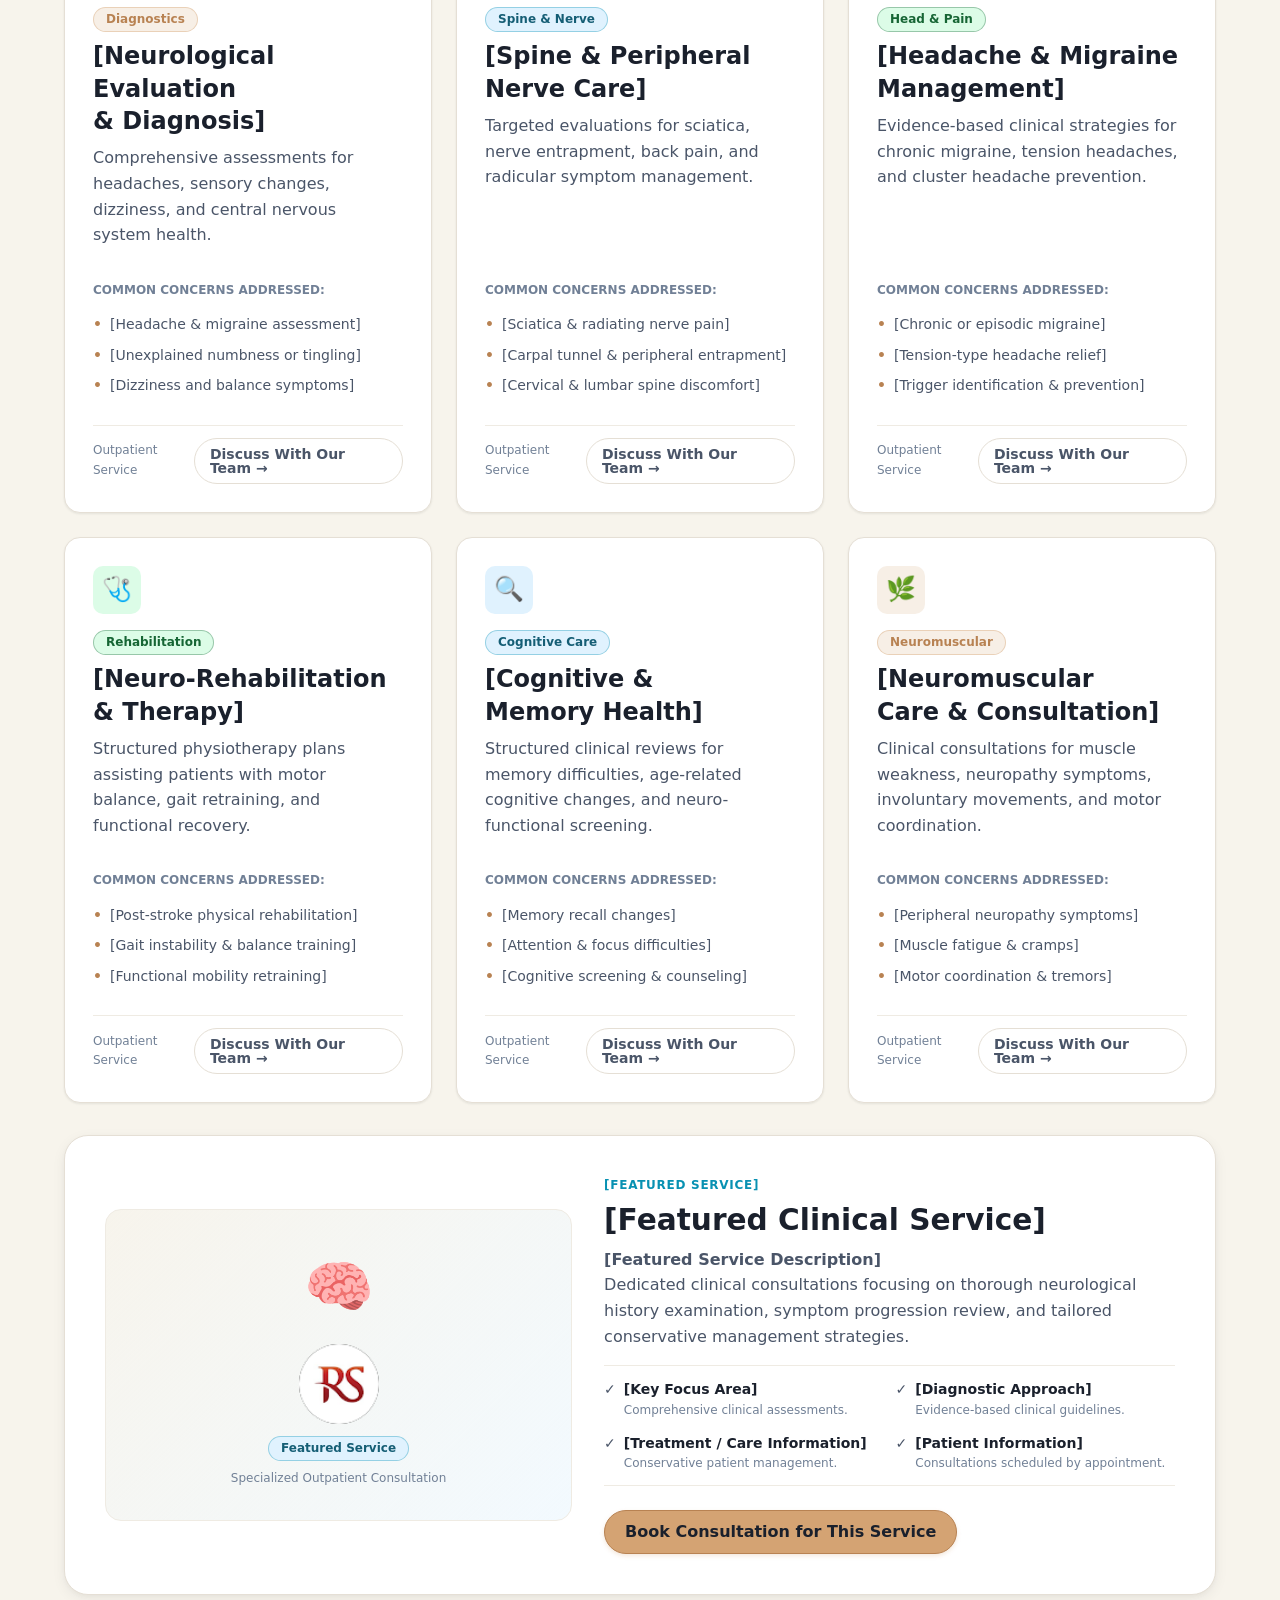
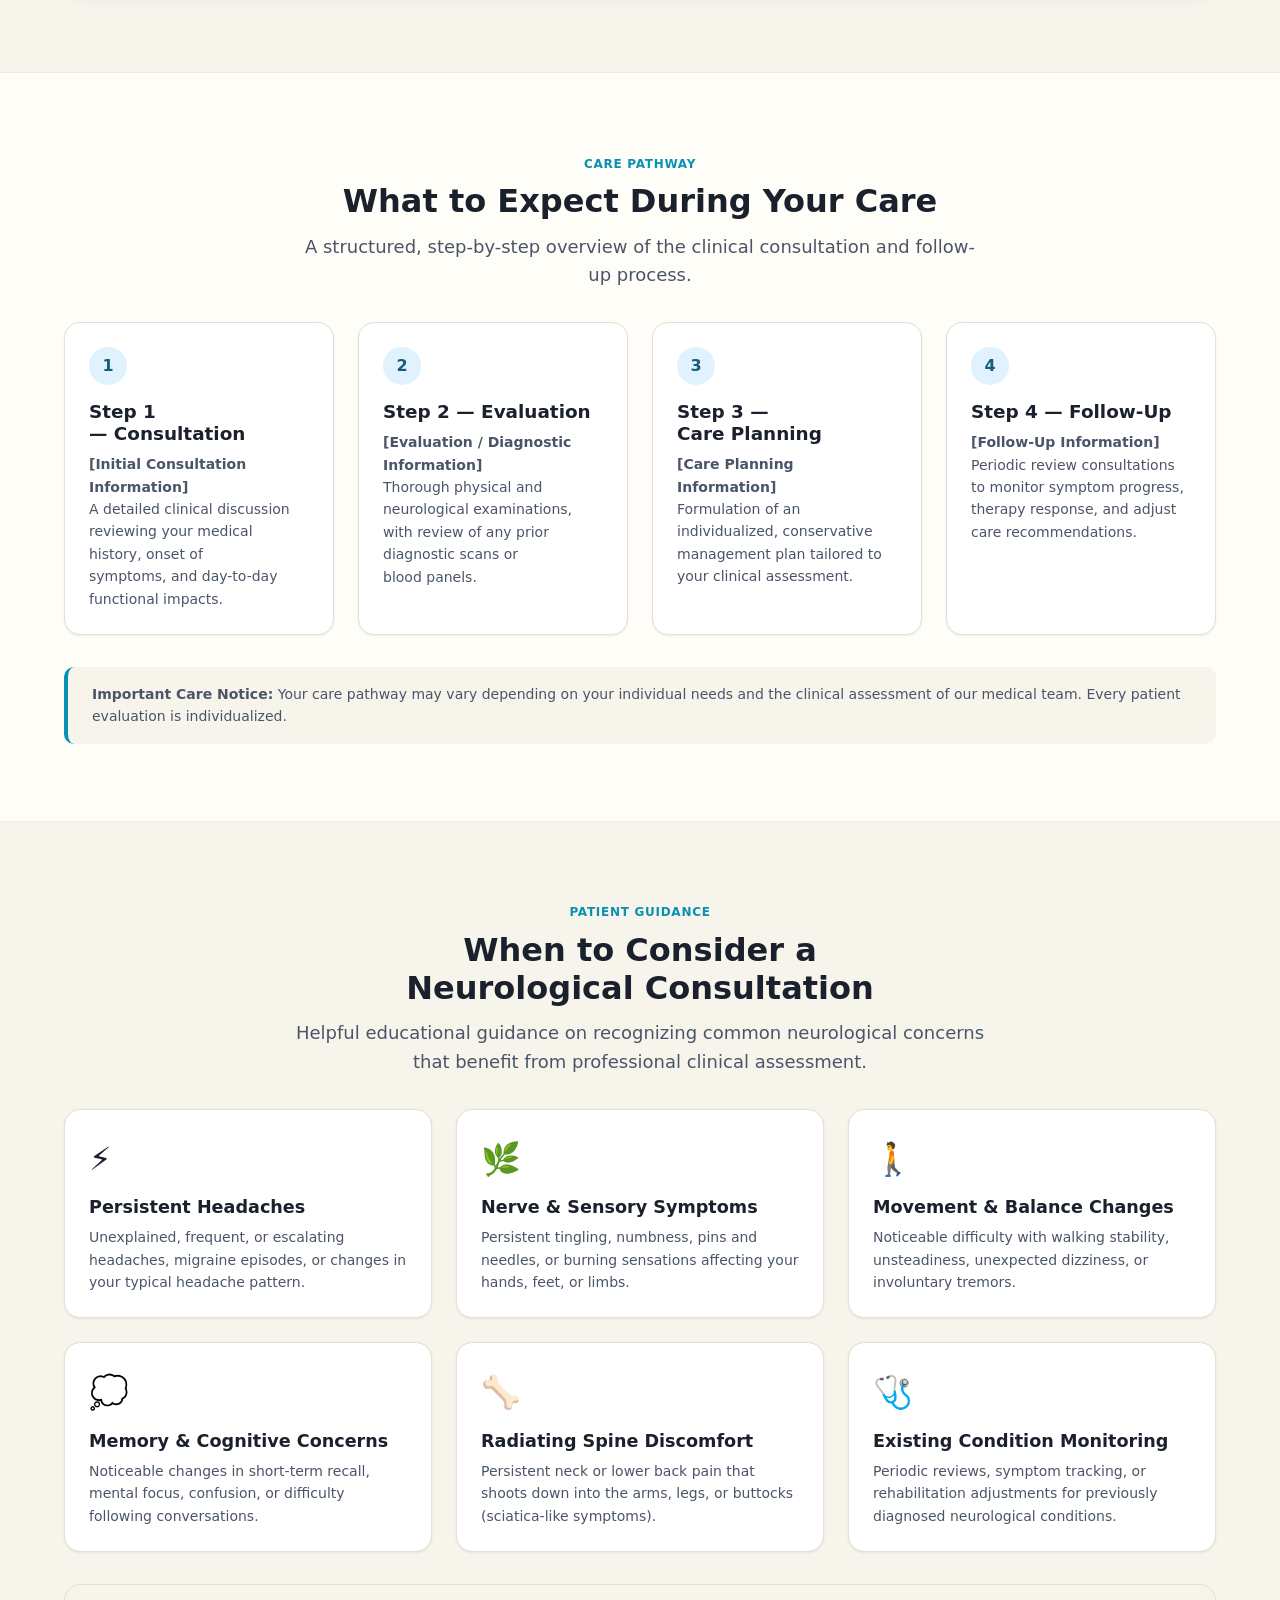
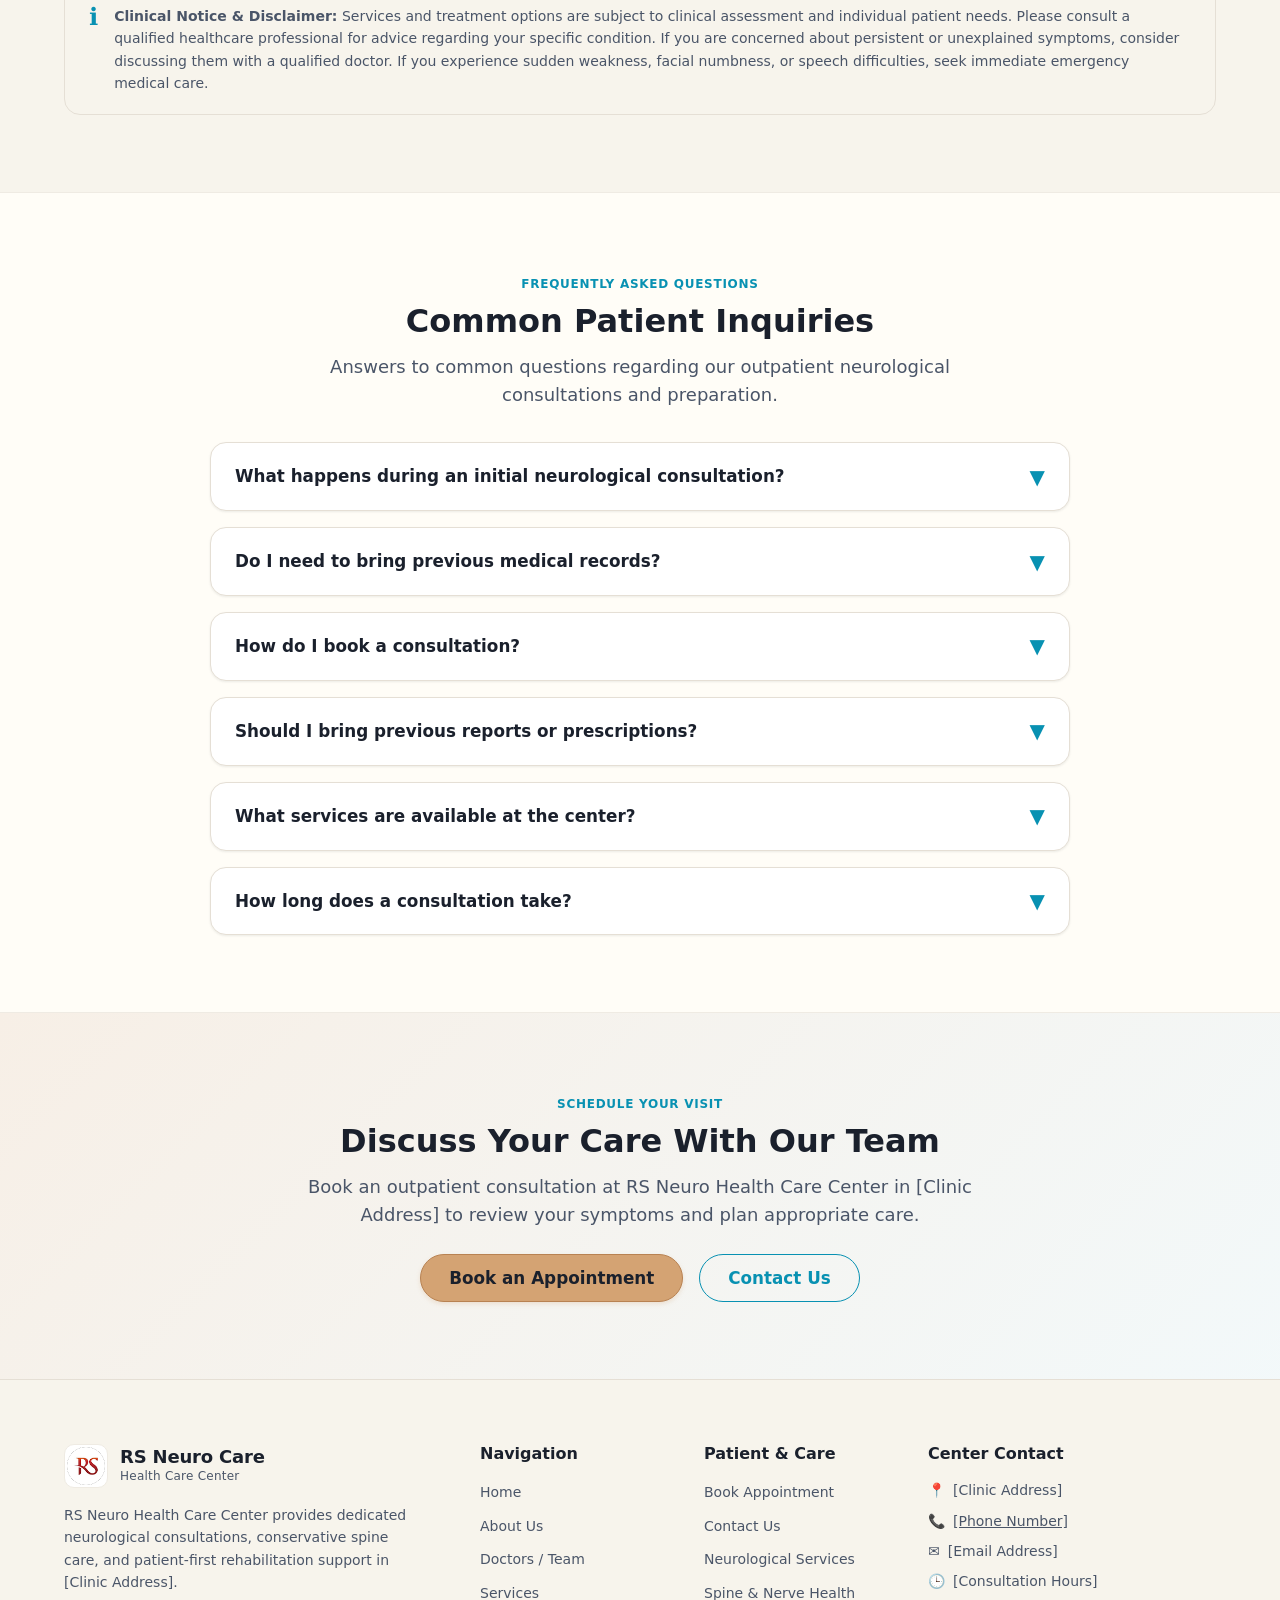
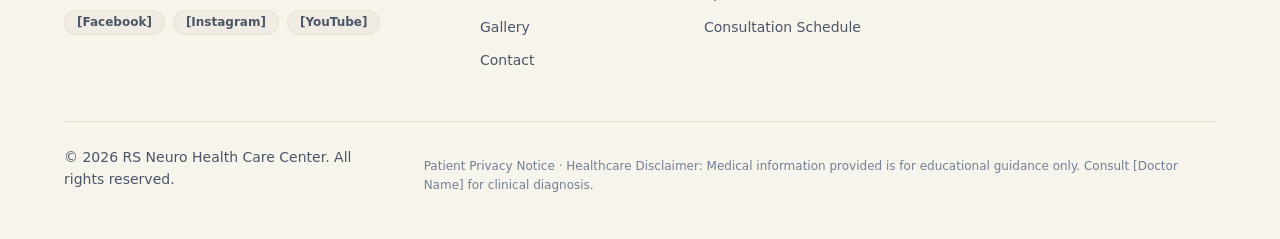
<file: services.html>
<!DOCTYPE html>
<html lang="en">
<head>
  <meta charset="UTF-8">
  <meta name="viewport" content="width=device-width, initial-scale=1.0">
  <title>Neurological Services | RS Neuro Health Care Center</title>
  <meta name="description" content="Explore outpatient neurological services, spine care consultations, headache management, and rehabilitation guidance at RS Neuro Health Care Center in [Clinic Address].">
  <link rel="canonical" href="https://fs-groupz.github.io/RS-Neuro-Health-Care-Center/services.html">
  <meta property="og:title" content="Neurological Services | RS Neuro Health Care Center">
  <meta property="og:description" content="Outpatient neurological consultations, spine health, and supportive care pathways in [Clinic Address].">
  <meta property="og:type" content="website">
  <meta property="og:url" content="https://fs-groupz.github.io/RS-Neuro-Health-Care-Center/services.html">
  <meta property="og:image" content="https://fs-groupz.github.io/RS-Neuro-Health-Care-Center/rs-logo.png">
  <meta name="twitter:card" content="summary">
  <meta name="twitter:title" content="Neurological Services | RS Neuro Health Care Center">
  <meta name="twitter:description" content="Outpatient neurological consultations, spine health, and supportive care pathways in [Clinic Address].">
  <meta name="twitter:image" content="https://fs-groupz.github.io/RS-Neuro-Health-Care-Center/rs-logo.png">
  <link rel="icon" type="image/png" href="rs-logo.png">
  <link rel="stylesheet" href="css/style.css">
</head>
<body>
  <!-- Accessible Skip Link -->
  <a href="#main-content" class="skip-link">Skip to main content</a>

  <!-- Global Header -->
  <header class="header">
    <div class="container nav-container">
      <!-- Left: Logo & Branding -->
      <a href="index.html" class="brand" aria-label="RS Neuro Health Care Center Home">
        <img src="rs-logo.png" alt="RS Neuro Health Care Center Logo" class="brand-logo" width="44" height="44">
        <div class="brand-info">
          <span class="brand-title">RS Neuro Health Care Center</span>
          <span class="brand-subtitle">Neurological Care & Rehabilitation</span>
        </div>
      </a>

      <!-- Center: Global Navigation -->
      <nav aria-label="Main Navigation">
        <ul class="nav-menu">
          <li><a href="index.html" class="nav-link">Home</a></li>
          <li><a href="about.html" class="nav-link">About Us</a></li>
          <li><a href="doctors.html" class="nav-link">Doctors / Team</a></li>
          <li><a href="services.html" class="nav-link active" aria-current="page">Services</a></li>
          <li><a href="gallery.html" class="nav-link">Gallery</a></li>
          <li><a href="contact.html" class="nav-link">Contact</a></li>
        </ul>
      </nav>

      <!-- Right: Action CTAs -->
      <div class="nav-actions">
        <a href="tel:[Phone Number]" class="btn btn-subtle btn-sm" aria-label="Call clinic at placeholder phone number">
          <span>📞</span> [Phone Number]
        </a>
        <a href="appointment.html" class="btn btn-primary btn-sm">
          Book Appointment
        </a>
      </div>

      <!-- Mobile Navigation Hamburger Toggle -->
      <button type="button" class="nav-toggle" id="navToggle" aria-label="Toggle navigation menu" aria-expanded="false" aria-controls="mobileDrawer">
        <span class="nav-toggle-bar"></span>
        <span class="nav-toggle-bar"></span>
        <span class="nav-toggle-bar"></span>
      </button>
    </div>

    <!-- Mobile Navigation Drawer -->
    <div class="mobile-drawer" id="mobileDrawer" aria-hidden="true">
      <ul class="mobile-nav-list">
        <li><a href="index.html" class="mobile-nav-link">Home</a></li>
        <li><a href="about.html" class="mobile-nav-link">About Us</a></li>
        <li><a href="doctors.html" class="mobile-nav-link">Doctors / Team</a></li>
        <li><a href="services.html" class="mobile-nav-link active" aria-current="page">Services</a></li>
        <li><a href="gallery.html" class="mobile-nav-link">Gallery</a></li>
        <li><a href="contact.html" class="mobile-nav-link">Contact</a></li>
      </ul>
      <div class="mobile-drawer-actions">
        <a href="appointment.html" class="btn btn-primary" style="width: 100%;">Book Appointment</a>
        <a href="tel:[Phone Number]" class="btn btn-outline" style="width: 100%;">📞 Call: [Phone Number]</a>
      </div>
    </div>
  </header>

  <!-- Main Content Landmark -->
  <main id="main-content">
    <!-- SECTION 1 — SERVICES PAGE HERO -->
    <section class="hero" aria-labelledby="services-hero-heading">
      <div class="container">
        <!-- Accessible Breadcrumb -->
        <nav aria-label="Breadcrumb" class="breadcrumb-nav">
          <ol class="breadcrumb-list">
            <li class="breadcrumb-item"><a href="index.html">Home</a></li>
            <li class="breadcrumb-separator" aria-hidden="true">/</li>
            <li class="breadcrumb-item breadcrumb-current" aria-current="page">Services</li>
          </ol>
        </nav>

        <div class="hero-grid">
          <div class="hero-content">
            <span class="section-tag">Our Services</span>
            <h1 id="services-hero-heading" class="hero-display-title">
              Neurological Care & <span class="text-accent">Clinical Services</span>
            </h1>
            <p class="text-lead">
              <strong>[Services Introduction]</strong><br>
              Structured outpatient neurological evaluations, conservative spine health guidance, and coordinated rehabilitation pathways. Consult our clinical team at [Clinic Address].
            </p>
            <div class="hero-actions">
              <a href="appointment.html" class="btn btn-primary btn-lg">Book a Consultation</a>
              <a href="contact.html" class="btn btn-outline btn-lg">Contact Our Clinic</a>
            </div>
          </div>

          <!-- Hero Visual: Clinic Emblem Card -->
          <div class="hero-card">
            <img src="rs-logo.png" alt="RS Neuro Health Care Center Official Emblem" class="hero-logo-img" width="120" height="120">
            <h2 style="font-size: 1.25rem; margin-bottom: var(--space-2);">RS Neuro Health Care Center</h2>
            <p class="text-sm" style="margin-bottom: var(--space-3);">
              Clinical Neurological Services & Consultations in [Clinic Address].
            </p>
            <div style="display: flex; gap: var(--space-2); justify-content: center; flex-wrap: wrap;">
              <span class="badge badge-sand">Outpatient Care</span>
              <span class="badge badge-ocean">Specialist Consultation</span>
            </div>
          </div>
        </div>
      </div>
    </section>

    <!-- SECTION 2 — SERVICES OVERVIEW -->
    <section class="section" aria-labelledby="overview-heading">
      <div class="container">
        <div class="section-header section-header-center">
          <span class="section-tag">Overview</span>
          <h2 id="overview-heading" class="section-title">Coordinated Neurological Consultations</h2>
          <p class="section-desc">
            Neurological healthcare encompasses careful symptom evaluation, clinical diagnosis, individualized management planning, and ongoing supportive care.
          </p>
        </div>

        <div class="grid grid-3">
          <article class="card">
            <div class="card-icon">📋</div>
            <h3 class="card-title">Diagnostic Evaluation</h3>
            <p class="card-body">
              Structured clinical history taking and neurological physical examinations to evaluate headaches, sensory symptoms, or motor concerns.
            </p>
          </article>

          <article class="card">
            <div class="card-icon card-icon-ocean">🧭</div>
            <h3 class="card-title">Treatment Planning</h3>
            <p class="card-body">
              Evidence-based care coordination focusing on conservative management, symptom relief strategies, and patient education.
            </p>
          </article>

          <article class="card">
            <div class="card-icon card-icon-forest">🤝</div>
            <h3 class="card-title">Supportive & Follow-Up Care</h3>
            <p class="card-body">
              Longitudinal tracking of symptom changes, therapy coordination, and regular reviews to assist patient recovery and daily comfort.
            </p>
          </article>
        </div>
      </div>
    </section>

    <!-- SECTION 3 — PRIMARY SERVICE GRID (6 CARDS) -->
    <section class="section section-alt" aria-labelledby="primary-services-heading">
      <div class="container">
        <div class="section-header section-header-center">
          <span class="section-tag">Clinical Offerings</span>
          <h2 id="primary-services-heading" class="section-title">Outpatient Clinical Services</h2>
          <p class="section-desc">
            Our clinical service categories are organized around focused outpatient consultations and supportive care pathways.
          </p>
        </div>

        <div class="grid grid-3">
          <!-- Service Card 1 -->
          <article class="card">
            <div class="card-icon">🧠</div>
            <span class="badge badge-sand" style="margin-bottom: var(--space-2);">Diagnostics</span>
            <h3 class="card-title">[Neurological Evaluation & Diagnosis]</h3>
            <p class="card-body">
              Comprehensive assessments for headaches, sensory changes, dizziness, and central nervous system health.
            </p>
            <div style="margin-block: var(--space-3);">
              <span class="text-caption" style="font-weight: 600; text-transform: uppercase; color: var(--color-text-muted);">Common Concerns Addressed:</span>
              <ul class="card-focus-list">
                <li class="card-focus-item">[Headache & migraine assessment]</li>
                <li class="card-focus-item">[Unexplained numbness or tingling]</li>
                <li class="card-focus-item">[Dizziness and balance symptoms]</li>
              </ul>
            </div>
            <div class="card-footer">
              <span class="text-caption">Outpatient Service</span>
              <a href="appointment.html" class="btn btn-subtle btn-sm">Discuss With Our Team →</a>
            </div>
          </article>

          <!-- Service Card 2 -->
          <article class="card">
            <div class="card-icon card-icon-ocean">🦴</div>
            <span class="badge badge-ocean" style="margin-bottom: var(--space-2);">Spine & Nerve</span>
            <h3 class="card-title">[Spine & Peripheral Nerve Care]</h3>
            <p class="card-body">
              Targeted evaluations for sciatica, nerve entrapment, back pain, and radicular symptom management.
            </p>
            <div style="margin-block: var(--space-3);">
              <span class="text-caption" style="font-weight: 600; text-transform: uppercase; color: var(--color-text-muted);">Common Concerns Addressed:</span>
              <ul class="card-focus-list">
                <li class="card-focus-item">[Sciatica & radiating nerve pain]</li>
                <li class="card-focus-item">[Carpal tunnel & peripheral entrapment]</li>
                <li class="card-focus-item">[Cervical & lumbar spine discomfort]</li>
              </ul>
            </div>
            <div class="card-footer">
              <span class="text-caption">Outpatient Service</span>
              <a href="appointment.html" class="btn btn-subtle btn-sm">Discuss With Our Team →</a>
            </div>
          </article>

          <!-- Service Card 3 -->
          <article class="card">
            <div class="card-icon card-icon-forest">⚡</div>
            <span class="badge badge-forest" style="margin-bottom: var(--space-2);">Head & Pain</span>
            <h3 class="card-title">[Headache & Migraine Management]</h3>
            <p class="card-body">
              Evidence-based clinical strategies for chronic migraine, tension headaches, and cluster headache prevention.
            </p>
            <div style="margin-block: var(--space-3);">
              <span class="text-caption" style="font-weight: 600; text-transform: uppercase; color: var(--color-text-muted);">Common Concerns Addressed:</span>
              <ul class="card-focus-list">
                <li class="card-focus-item">[Chronic or episodic migraine]</li>
                <li class="card-focus-item">[Tension-type headache relief]</li>
                <li class="card-focus-item">[Trigger identification & prevention]</li>
              </ul>
            </div>
            <div class="card-footer">
              <span class="text-caption">Outpatient Service</span>
              <a href="appointment.html" class="btn btn-subtle btn-sm">Discuss With Our Team →</a>
            </div>
          </article>

          <!-- Service Card 4 -->
          <article class="card">
            <div class="card-icon card-icon-forest">🩺</div>
            <span class="badge badge-forest" style="margin-bottom: var(--space-2);">Rehabilitation</span>
            <h3 class="card-title">[Neuro-Rehabilitation & Therapy]</h3>
            <p class="card-body">
              Structured physiotherapy plans assisting patients with motor balance, gait retraining, and functional recovery.
            </p>
            <div style="margin-block: var(--space-3);">
              <span class="text-caption" style="font-weight: 600; text-transform: uppercase; color: var(--color-text-muted);">Common Concerns Addressed:</span>
              <ul class="card-focus-list">
                <li class="card-focus-item">[Post-stroke physical rehabilitation]</li>
                <li class="card-focus-item">[Gait instability & balance training]</li>
                <li class="card-focus-item">[Functional mobility retraining]</li>
              </ul>
            </div>
            <div class="card-footer">
              <span class="text-caption">Outpatient Service</span>
              <a href="appointment.html" class="btn btn-subtle btn-sm">Discuss With Our Team →</a>
            </div>
          </article>

          <!-- Service Card 5 -->
          <article class="card">
            <div class="card-icon card-icon-ocean">🔍</div>
            <span class="badge badge-ocean" style="margin-bottom: var(--space-2);">Cognitive Care</span>
            <h3 class="card-title">[Cognitive & Memory Health]</h3>
            <p class="card-body">
              Structured clinical reviews for memory difficulties, age-related cognitive changes, and neuro-functional screening.
            </p>
            <div style="margin-block: var(--space-3);">
              <span class="text-caption" style="font-weight: 600; text-transform: uppercase; color: var(--color-text-muted);">Common Concerns Addressed:</span>
              <ul class="card-focus-list">
                <li class="card-focus-item">[Memory recall changes]</li>
                <li class="card-focus-item">[Attention & focus difficulties]</li>
                <li class="card-focus-item">[Cognitive screening & counseling]</li>
              </ul>
            </div>
            <div class="card-footer">
              <span class="text-caption">Outpatient Service</span>
              <a href="appointment.html" class="btn btn-subtle btn-sm">Discuss With Our Team →</a>
            </div>
          </article>

          <!-- Service Card 6 -->
          <article class="card">
            <div class="card-icon">🌿</div>
            <span class="badge badge-sand" style="margin-bottom: var(--space-2);">Neuromuscular</span>
            <h3 class="card-title">[Neuromuscular Care & Consultation]</h3>
            <p class="card-body">
              Clinical consultations for muscle weakness, neuropathy symptoms, involuntary movements, and motor coordination.
            </p>
            <div style="margin-block: var(--space-3);">
              <span class="text-caption" style="font-weight: 600; text-transform: uppercase; color: var(--color-text-muted);">Common Concerns Addressed:</span>
              <ul class="card-focus-list">
                <li class="card-focus-item">[Peripheral neuropathy symptoms]</li>
                <li class="card-focus-item">[Muscle fatigue & cramps]</li>
                <li class="card-focus-item">[Motor coordination & tremors]</li>
              </ul>
            </div>
            <div class="card-footer">
              <span class="text-caption">Outpatient Service</span>
              <a href="appointment.html" class="btn btn-subtle btn-sm">Discuss With Our Team →</a>
            </div>
          </article>
        </div>

        <!-- SECTION 4 — FEATURED SERVICE SECTION -->
        <article class="service-featured" aria-labelledby="featured-service-title">
          <div class="service-featured-grid">
            <div class="service-featured-visual">
              <div class="service-featured-icon">🧠</div>
              <img src="rs-logo.png" alt="RS Neuro Health Care Center Specialist Logo" style="max-width: 80px; height: auto; margin-bottom: var(--space-3);" width="80" height="80">
              <span class="badge badge-ocean" style="margin-bottom: var(--space-2);">Featured Service</span>
              <span class="text-caption">Specialized Outpatient Consultation</span>
            </div>

            <div class="service-featured-content">
              <span class="section-tag">[Featured Service]</span>
              <h3 id="featured-service-title" class="service-featured-title">[Featured Clinical Service]</h3>
              <p class="service-featured-desc">
                <strong>[Featured Service Description]</strong><br>
                Dedicated clinical consultations focusing on thorough neurological history examination, symptom progression review, and tailored conservative management strategies.
              </p>

              <div class="service-featured-points">
                <div class="service-featured-point">
                  <span>✓</span>
                  <div>
                    <strong>[Key Focus Area]</strong>
                    <p class="text-caption" style="margin: 0;">Comprehensive clinical assessments.</p>
                  </div>
                </div>
                <div class="service-featured-point">
                  <span>✓</span>
                  <div>
                    <strong>[Diagnostic Approach]</strong>
                    <p class="text-caption" style="margin: 0;">Evidence-based clinical guidelines.</p>
                  </div>
                </div>
                <div class="service-featured-point">
                  <span>✓</span>
                  <div>
                    <strong>[Treatment / Care Information]</strong>
                    <p class="text-caption" style="margin: 0;">Conservative patient management.</p>
                  </div>
                </div>
                <div class="service-featured-point">
                  <span>✓</span>
                  <div>
                    <strong>[Patient Information]</strong>
                    <p class="text-caption" style="margin: 0;">Consultations scheduled by appointment.</p>
                  </div>
                </div>
              </div>

              <a href="appointment.html" class="btn btn-primary">Book Consultation for This Service</a>
            </div>
          </div>
        </article>
      </div>
    </section>

    <!-- SECTION 5 — PATIENT JOURNEY SECTION -->
    <section class="section" aria-labelledby="journey-heading">
      <div class="container">
        <div class="section-header section-header-center">
          <span class="section-tag">Care Pathway</span>
          <h2 id="journey-heading" class="section-title">What to Expect During Your Care</h2>
          <p class="section-desc">
            A structured, step-by-step overview of the clinical consultation and follow-up process.
          </p>
        </div>

        <div class="journey-grid">
          <!-- Step 1 -->
          <article class="journey-card">
            <div class="journey-step-badge">1</div>
            <h3 class="journey-title">Step 1 — Consultation</h3>
            <p class="journey-desc">
              <strong>[Initial Consultation Information]</strong><br>
              A detailed clinical discussion reviewing your medical history, onset of symptoms, and day-to-day functional impacts.
            </p>
          </article>

          <!-- Step 2 -->
          <article class="journey-card">
            <div class="journey-step-badge">2</div>
            <h3 class="journey-title">Step 2 — Evaluation</h3>
            <p class="journey-desc">
              <strong>[Evaluation / Diagnostic Information]</strong><br>
              Thorough physical and neurological examinations, with review of any prior diagnostic scans or blood panels.
            </p>
          </article>

          <!-- Step 3 -->
          <article class="journey-card">
            <div class="journey-step-badge">3</div>
            <h3 class="journey-title">Step 3 — Care Planning</h3>
            <p class="journey-desc">
              <strong>[Care Planning Information]</strong><br>
              Formulation of an individualized, conservative management plan tailored to your clinical assessment.
            </p>
          </article>

          <!-- Step 4 -->
          <article class="journey-card">
            <div class="journey-step-badge">4</div>
            <h3 class="journey-title">Step 4 — Follow-Up</h3>
            <p class="journey-desc">
              <strong>[Follow-Up Information]</strong><br>
              Periodic review consultations to monitor symptom progress, therapy response, and adjust care recommendations.
            </p>
          </article>
        </div>

        <!-- Mandatory Pathway Notice -->
        <div class="journey-notice">
          <strong>Important Care Notice:</strong> Your care pathway may vary depending on your individual needs and the clinical assessment of our medical team. Every patient evaluation is individualized.
        </div>
      </div>
    </section>

    <!-- SECTION 6 — WHEN TO SEEK A CONSULTATION (PATIENT EDUCATION) -->
    <section class="section section-alt" aria-labelledby="when-to-seek-heading">
      <div class="container">
        <div class="section-header section-header-center">
          <span class="section-tag">Patient Guidance</span>
          <h2 id="when-to-seek-heading" class="section-title">When to Consider a Neurological Consultation</h2>
          <p class="section-desc">
            Helpful educational guidance on recognizing common neurological concerns that benefit from professional clinical assessment.
          </p>
        </div>

        <div class="guidance-grid">
          <article class="guidance-card">
            <div class="guidance-icon">⚡</div>
            <h3 class="guidance-title">Persistent Headaches</h3>
            <p class="guidance-desc">
              Unexplained, frequent, or escalating headaches, migraine episodes, or changes in your typical headache pattern.
            </p>
          </article>

          <article class="guidance-card">
            <div class="guidance-icon">🌿</div>
            <h3 class="guidance-title">Nerve & Sensory Symptoms</h3>
            <p class="guidance-desc">
              Persistent tingling, numbness, pins and needles, or burning sensations affecting your hands, feet, or limbs.
            </p>
          </article>

          <article class="guidance-card">
            <div class="guidance-icon">🚶</div>
            <h3 class="guidance-title">Movement & Balance Changes</h3>
            <p class="guidance-desc">
              Noticeable difficulty with walking stability, unsteadiness, unexpected dizziness, or involuntary tremors.
            </p>
          </article>

          <article class="guidance-card">
            <div class="guidance-icon">💭</div>
            <h3 class="guidance-title">Memory & Cognitive Concerns</h3>
            <p class="guidance-desc">
              Noticeable changes in short-term recall, mental focus, confusion, or difficulty following conversations.
            </p>
          </article>

          <article class="guidance-card">
            <div class="guidance-icon">🦴</div>
            <h3 class="guidance-title">Radiating Spine Discomfort</h3>
            <p class="guidance-desc">
              Persistent neck or lower back pain that shoots down into the arms, legs, or buttocks (sciatica-like symptoms).
            </p>
          </article>

          <article class="guidance-card">
            <div class="guidance-icon">🩺</div>
            <h3 class="guidance-title">Existing Condition Monitoring</h3>
            <p class="guidance-desc">
              Periodic reviews, symptom tracking, or rehabilitation adjustments for previously diagnosed neurological conditions.
            </p>
          </article>
        </div>

        <!-- SECTION 7 — CLINICAL DISCLAIMER BOX -->
        <div class="clinical-disclaimer-box">
          <div class="clinical-disclaimer-icon">ℹ️</div>
          <p class="clinical-disclaimer-text">
            <strong>Clinical Notice & Disclaimer:</strong> Services and treatment options are subject to clinical assessment and individual patient needs. Please consult a qualified healthcare professional for advice regarding your specific condition. If you are concerned about persistent or unexplained symptoms, consider discussing them with a qualified doctor. If you experience sudden weakness, facial numbness, or speech difficulties, seek immediate emergency medical care.
          </p>
        </div>
      </div>
    </section>

    <!-- SECTION 8 — SERVICE FAQ SECTION (NATIVE DETAILS/SUMMARY) -->
    <section class="section" aria-labelledby="faq-heading">
      <div class="container">
        <div class="section-header section-header-center">
          <span class="section-tag">Frequently Asked Questions</span>
          <h2 id="faq-heading" class="section-title">Common Patient Inquiries</h2>
          <p class="section-desc">
            Answers to common questions regarding our outpatient neurological consultations and preparation.
          </p>
        </div>

        <div class="faq-accordion">
          <!-- FAQ 1 -->
          <details class="faq-item">
            <summary class="faq-summary">
              <span>What happens during an initial neurological consultation?</span>
              <span class="faq-chevron" aria-hidden="true">▼</span>
            </summary>
            <div class="faq-content">
              <strong>[Consultation Information]</strong><br>
              During your first visit, the doctor reviews your complete medical history, conducts a targeted neurological examination (checking reflexes, sensation, balance, and cranial nerves), and discusses diagnostic or management options tailored to your situation.
            </div>
          </details>

          <!-- FAQ 2 -->
          <details class="faq-item">
            <summary class="faq-summary">
              <span>Do I need to bring previous medical records?</span>
              <span class="faq-chevron" aria-hidden="true">▼</span>
            </summary>
            <div class="faq-content">
              <strong>[Medical Record Guidance]</strong><br>
              Yes, bringing any previous MRI or CT scans, blood test reports, discharge summaries, and a current list of all medications helps provide a complete picture of your health.
            </div>
          </details>

          <!-- FAQ 3 -->
          <details class="faq-item">
            <summary class="faq-summary">
              <span>How do I book a consultation?</span>
              <span class="faq-chevron" aria-hidden="true">▼</span>
            </summary>
            <div class="faq-content">
              You can schedule an appointment by calling <a href="tel:[Phone Number]">[Phone Number]</a> or by submitting a request through our <a href="appointment.html">appointment booking route</a>. Our clinical coordinator will confirm an available consultation slot.
            </div>
          </details>

          <!-- FAQ 4 -->
          <details class="faq-item">
            <summary class="faq-summary">
              <span>Should I bring previous reports or prescriptions?</span>
              <span class="faq-chevron" aria-hidden="true">▼</span>
            </summary>
            <div class="faq-content">
              <strong>[Patient Preparation Information]</strong><br>
              Bringing physical copies or digital reports of recent investigations and current prescription slips ensures that consultations are based on complete and accurate medical information.
            </div>
          </details>

          <!-- FAQ 5 -->
          <details class="faq-item">
            <summary class="faq-summary">
              <span>What services are available at the center?</span>
              <span class="faq-chevron" aria-hidden="true">▼</span>
            </summary>
            <div class="faq-content">
              <strong>[Verified Service Information]</strong><br>
              RS Neuro Health Care Center offers outpatient neurological assessments, spine and peripheral nerve care, migraine management, neuro-rehabilitation guidance, and cognitive health screening.
            </div>
          </details>

          <!-- FAQ 6 -->
          <details class="faq-item">
            <summary class="faq-summary">
              <span>How long does a consultation take?</span>
              <span class="faq-chevron" aria-hidden="true">▼</span>
            </summary>
            <div class="faq-content">
              <strong>[Consultation Duration]</strong><br>
              Initial consultations generally allow adequate time for comprehensive history review and examination. Exact appointment durations vary depending on individual case complexity.
            </div>
          </details>
        </div>
      </div>
    </section>

    <!-- SECTION 9 — APPOINTMENT CONVERSION CTA -->
    <section class="section" style="background: linear-gradient(135deg, var(--color-sand-light) 0%, rgba(224, 242, 254, 0.4) 100%); border-top: 1px solid var(--color-border-subtle);" aria-labelledby="services-cta-heading">
      <div class="container text-center">
        <div style="max-width: 680px; margin-inline: auto;">
          <span class="section-tag">Schedule Your Visit</span>
          <h2 id="services-cta-heading" class="section-title">Discuss Your Care With Our Team</h2>
          <p class="section-desc" style="margin-bottom: var(--space-6);">
            Book an outpatient consultation at RS Neuro Health Care Center in [Clinic Address] to review your symptoms and plan appropriate care.
          </p>
          <div class="cta-actions" style="display: flex; gap: var(--space-4); justify-content: center; flex-wrap: wrap;">
            <a href="appointment.html" class="btn btn-primary btn-lg">Book an Appointment</a>
            <a href="contact.html" class="btn btn-outline btn-lg">Contact Us</a>
          </div>
        </div>
      </div>
    </section>
  </main>

  <!-- Global Footer -->
  <footer class="footer">
    <div class="container">
      <div class="footer-grid">
        <!-- Col 1: Brand & Identity -->
        <div>
          <a href="index.html" class="brand" style="margin-bottom: var(--space-4);">
            <img src="rs-logo.png" alt="RS Neuro Health Care Center Logo" class="brand-logo" width="40" height="40">
            <div class="brand-info">
              <span class="brand-title">RS Neuro Care</span>
              <span class="brand-subtitle">Health Care Center</span>
            </div>
          </a>
          <p class="text-sm" style="margin-bottom: var(--space-4);">
            RS Neuro Health Care Center provides dedicated neurological consultations, conservative spine care, and patient-first rehabilitation support in [Clinic Address].
          </p>
          <div style="display: flex; gap: var(--space-2); flex-wrap: wrap;">
            <span class="badge badge-neutral" role="note" aria-label="Clinic Facebook: [Social Link Pending Configuration]">[Facebook]</span>
            <span class="badge badge-neutral" role="note" aria-label="Clinic Instagram: [Social Link Pending Configuration]">[Instagram]</span>
            <span class="badge badge-neutral" role="note" aria-label="Clinic YouTube: [Social Link Pending Configuration]">[YouTube]</span>
          </div>
        </div>

        <!-- Col 2: Navigation Links -->
        <div>
          <h4 class="footer-col-title">Navigation</h4>
          <ul class="footer-links">
            <li><a href="index.html">Home</a></li>
            <li><a href="about.html">About Us</a></li>
            <li><a href="doctors.html">Doctors / Team</a></li>
            <li><a href="services.html">Services</a></li>
            <li><a href="gallery.html">Gallery</a></li>
            <li><a href="contact.html">Contact</a></li>
          </ul>
        </div>

        <!-- Col 3: Care Pathways -->
        <div>
          <h4 class="footer-col-title">Patient & Care</h4>
          <ul class="footer-links">
            <li><a href="appointment.html">Book Appointment</a></li>
            <li><a href="contact.html">Contact Us</a></li>
            <li><a href="services.html">Neurological Services</a></li>
            <li><a href="services.html">Spine & Nerve Health</a></li>
            <li><a href="doctors.html">Consultation Schedule</a></li>
          </ul>
        </div>

        <!-- Col 4: Contact Information -->
        <div>
          <h4 class="footer-col-title">Center Contact</h4>
          <div class="footer-contact-list">
            <div class="footer-contact-item">
              <span>📍</span>
              <span>[Clinic Address]</span>
            </div>
            <div class="footer-contact-item">
              <span>📞</span>
              <a href="tel:[Phone Number]" style="color: inherit; text-decoration: underline;">[Phone Number]</a>
            </div>
            <div class="footer-contact-item">
              <span>✉️</span>
              <span>[Email Address]</span>
            </div>
            <div class="footer-contact-item">
              <span>🕒</span>
              <span>[Consultation Hours]</span>
            </div>
          </div>
        </div>
      </div>

      <!-- Copyright & Disclaimer -->
      <div class="footer-bottom">
        <p>© <span id="currentYear">2025</span> RS Neuro Health Care Center. All rights reserved.</p>
        <p class="text-caption">
          Patient Privacy Notice · Healthcare Disclaimer: Medical information provided is for educational guidance only. Consult [Doctor Name] for clinical diagnosis.
        </p>
      </div>
    </div>
  </footer>

  <script src="js/main.js"></script>
</body>
</html>
</file>
<file: css/style.css>
/**
 * RS Neuro Health Care Center — Main Stylesheet
 * Integrates Tokens, Reset, Typography, and Components
 */

@import './tokens.css';
@import './components.css';

/* --- 1. MODERN ACCESSIBLE RESET --- */
*,
*::before,
*::after {
  box-sizing: border-box;
  margin: 0;
  padding: 0;
}

html {
  -webkit-text-size-adjust: 100%;
  tab-size: 4;
  scroll-behavior: smooth;
}

body {
  background-color: var(--color-bg);
  color: var(--color-text-primary);
  font-family: var(--font-sans);
  font-size: var(--font-size-body);
  line-height: var(--line-height-base);
  -webkit-font-smoothing: antialiased;
  -moz-osx-font-smoothing: grayscale;
  overflow-x: hidden;
  min-height: 100vh;
  display: flex;
  flex-direction: column;
}

main {
  flex: 1 0 auto;
}

img,
picture,
svg {
  display: block;
  max-width: 100%;
  height: auto;
}

input,
button,
textarea,
select {
  font: inherit;
}

/* --- 2. BASE TYPOGRAPHY --- */
h1, h2, h3, h4, h5, h6 {
  color: var(--color-text-primary);
  font-weight: var(--font-weight-bold);
  line-height: var(--line-height-tight);
  text-wrap: balance;
}

h1 {
  font-size: var(--font-size-h1);
  margin-bottom: var(--space-4);
}

h2 {
  font-size: var(--font-size-h2);
  margin-bottom: var(--space-3);
}

h3 {
  font-size: var(--font-size-h3);
  margin-bottom: var(--space-2);
}

p {
  color: var(--color-text-secondary);
  line-height: var(--line-height-base);
  margin-bottom: var(--space-4);
  text-wrap: pretty;
}

p:last-child {
  margin-bottom: 0;
}

.text-lead {
  font-size: var(--font-size-body-lg);
  line-height: var(--line-height-base);
  color: var(--color-text-secondary);
}

.text-sm {
  font-size: var(--font-size-body-sm);
}

.text-caption {
  font-size: var(--font-size-caption);
  color: var(--color-text-muted);
}

/* --- 3. HERO COMPONENT SHELL --- */
.hero {
  padding-block: clamp(3rem, 6vw, 5.5rem);
  background: radial-gradient(circle at 90% 10%, rgba(212, 163, 115, 0.12) 0%, rgba(255, 253, 247, 0) 60%),
              radial-gradient(circle at 10% 90%, rgba(8, 145, 178, 0.08) 0%, rgba(255, 253, 247, 0) 50%);
  border-bottom: 1px solid var(--color-border-subtle);
}

.hero-grid {
  display: grid;
  grid-template-columns: 1fr;
  gap: var(--space-10);
  align-items: center;
}

@media (min-width: 900px) {
  .hero-grid {
    grid-template-columns: 1.15fr 0.85fr;
  }
}

.hero-content {
  display: flex;
  flex-direction: column;
  align-items: flex-start;
}

.hero-display-title {
  font-size: var(--font-size-display);
  font-weight: var(--font-weight-bold);
  line-height: 1.12;
  color: var(--color-text-primary);
  margin-block: var(--space-3) var(--space-4);
  letter-spacing: -0.02em;
}

.hero-display-title .text-accent {
  color: var(--color-ocean-dark);
}

.hero-actions {
  display: flex;
  align-items: center;
  gap: var(--space-3);
  margin-top: var(--space-6);
  flex-wrap: wrap;
  width: 100%;
}

@media (max-width: 640px) {
  .hero-actions,
  .cta-actions {
    flex-direction: column;
    align-items: stretch;
  }
  .hero-actions .btn,
  .cta-actions .btn {
    width: 100%;
  }
}

.hero-card {
  background-color: var(--color-surface);
  border: 1px solid var(--color-border);
  border-radius: var(--radius-xl);
  padding: var(--space-8);
  box-shadow: var(--shadow-md);
  text-align: center;
  position: relative;
}

.hero-logo-img {
  max-width: 140px;
  height: auto;
  margin: 0 auto var(--space-4) auto;
  border-radius: var(--radius-md);
}

/* --- 4. CLINICAL HIGHLIGHT METRICS (PHASE 1 FOUNDATION) --- */
.metrics-strip {
  display: grid;
  grid-template-columns: 1fr;
  gap: var(--space-4);
  margin-top: var(--space-10);
  width: 100%;
}

@media (min-width: 480px) {
  .metrics-strip {
    grid-template-columns: repeat(2, 1fr);
  }
}

@media (min-width: 640px) {
  .metrics-strip {
    grid-template-columns: repeat(4, 1fr);
  }
}

.metric-box {
  background-color: var(--color-surface);
  border: 1px solid var(--color-border);
  border-radius: var(--radius-md);
  padding: var(--space-4) var(--space-3);
  text-align: center;
  transition: border-color var(--transition-fast);
}

.metric-box:hover {
  border-color: var(--color-sand);
}

.metric-val {
  font-size: 1.5rem;
  font-weight: var(--font-weight-bold);
  color: var(--color-text-primary);
  line-height: 1.2;
}

.metric-label {
  font-size: var(--font-size-caption);
  color: var(--color-text-muted);
  margin-top: var(--space-1);
}

/* --- 5. UTILITIES --- */
.text-center { text-align: center; }
.text-left { text-align: left; }
.text-right { text-align: right; }
.sr-only {
  position: absolute;
  width: 1px;
  height: 1px;
  padding: 0;
  margin: -1px;
  overflow: hidden;
  clip: rect(0, 0, 0, 0);
  white-space: nowrap;
  border-width: 0;
}
</file>
